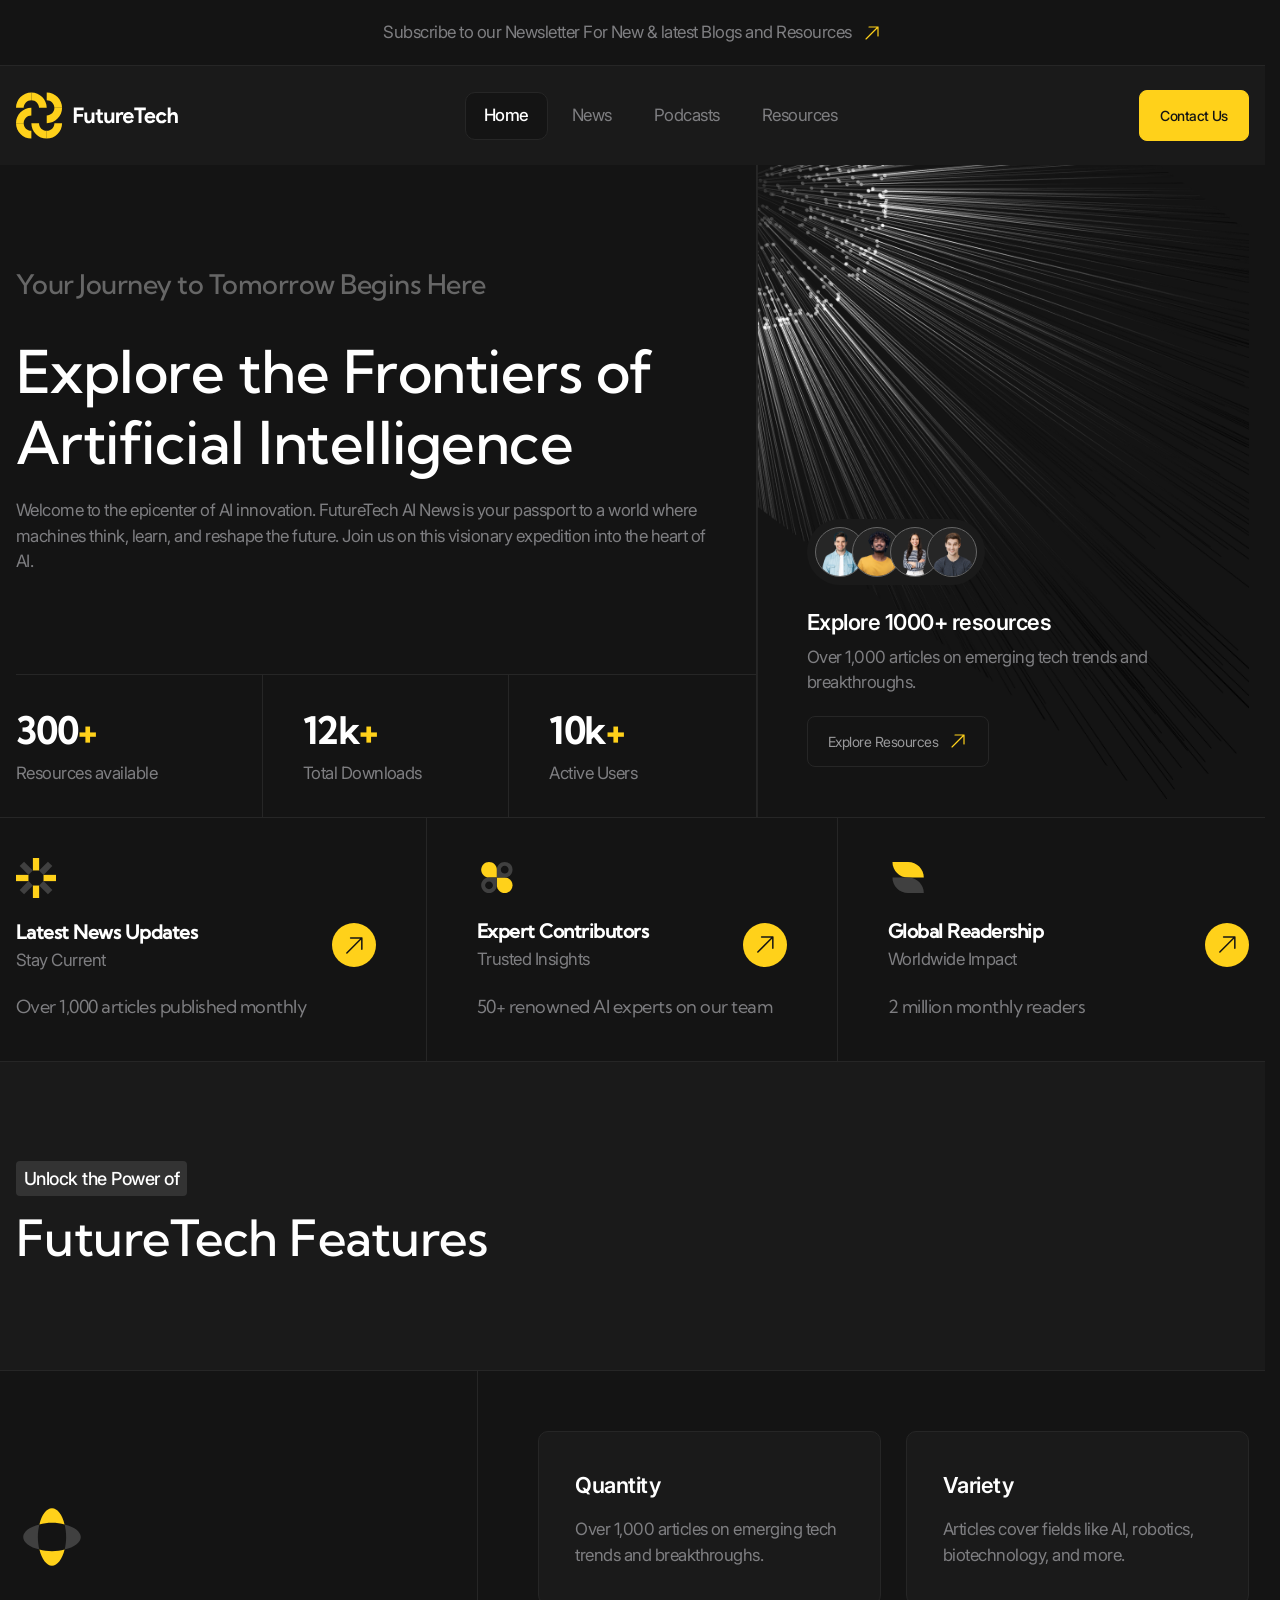
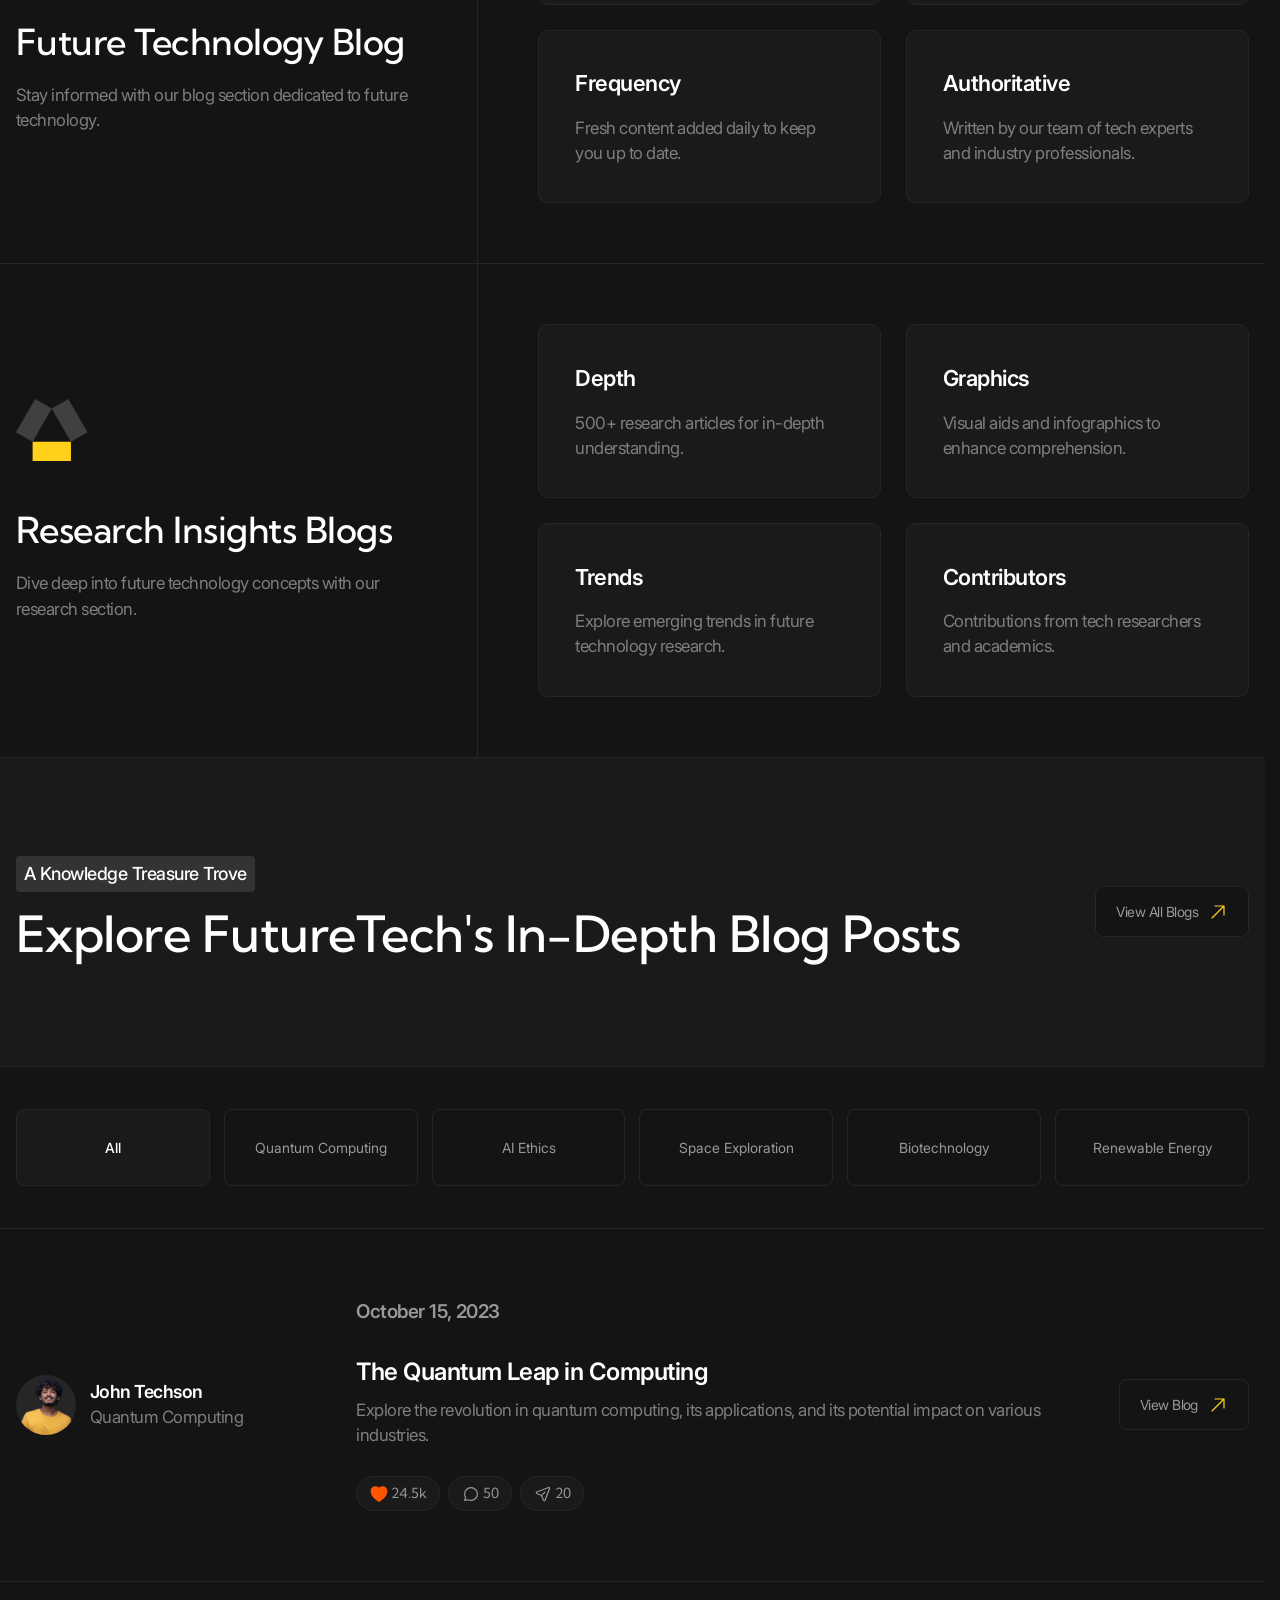
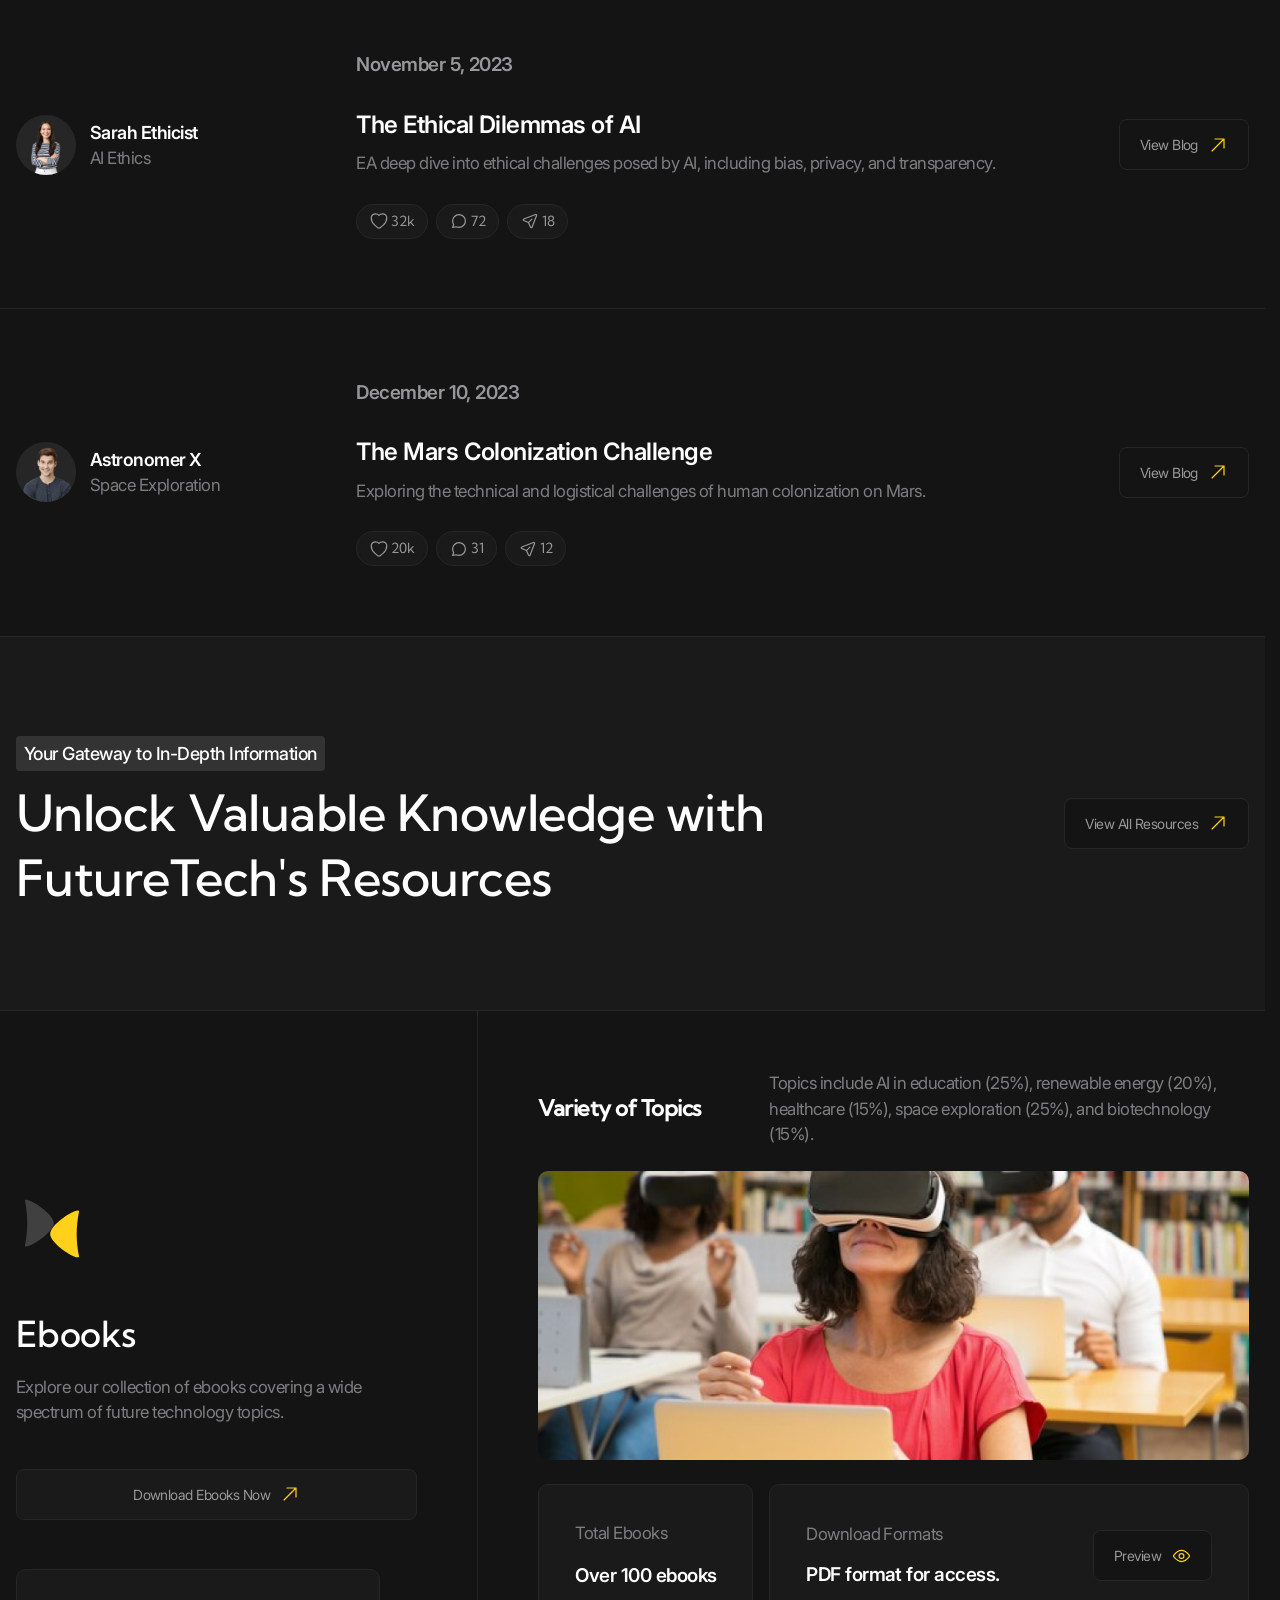
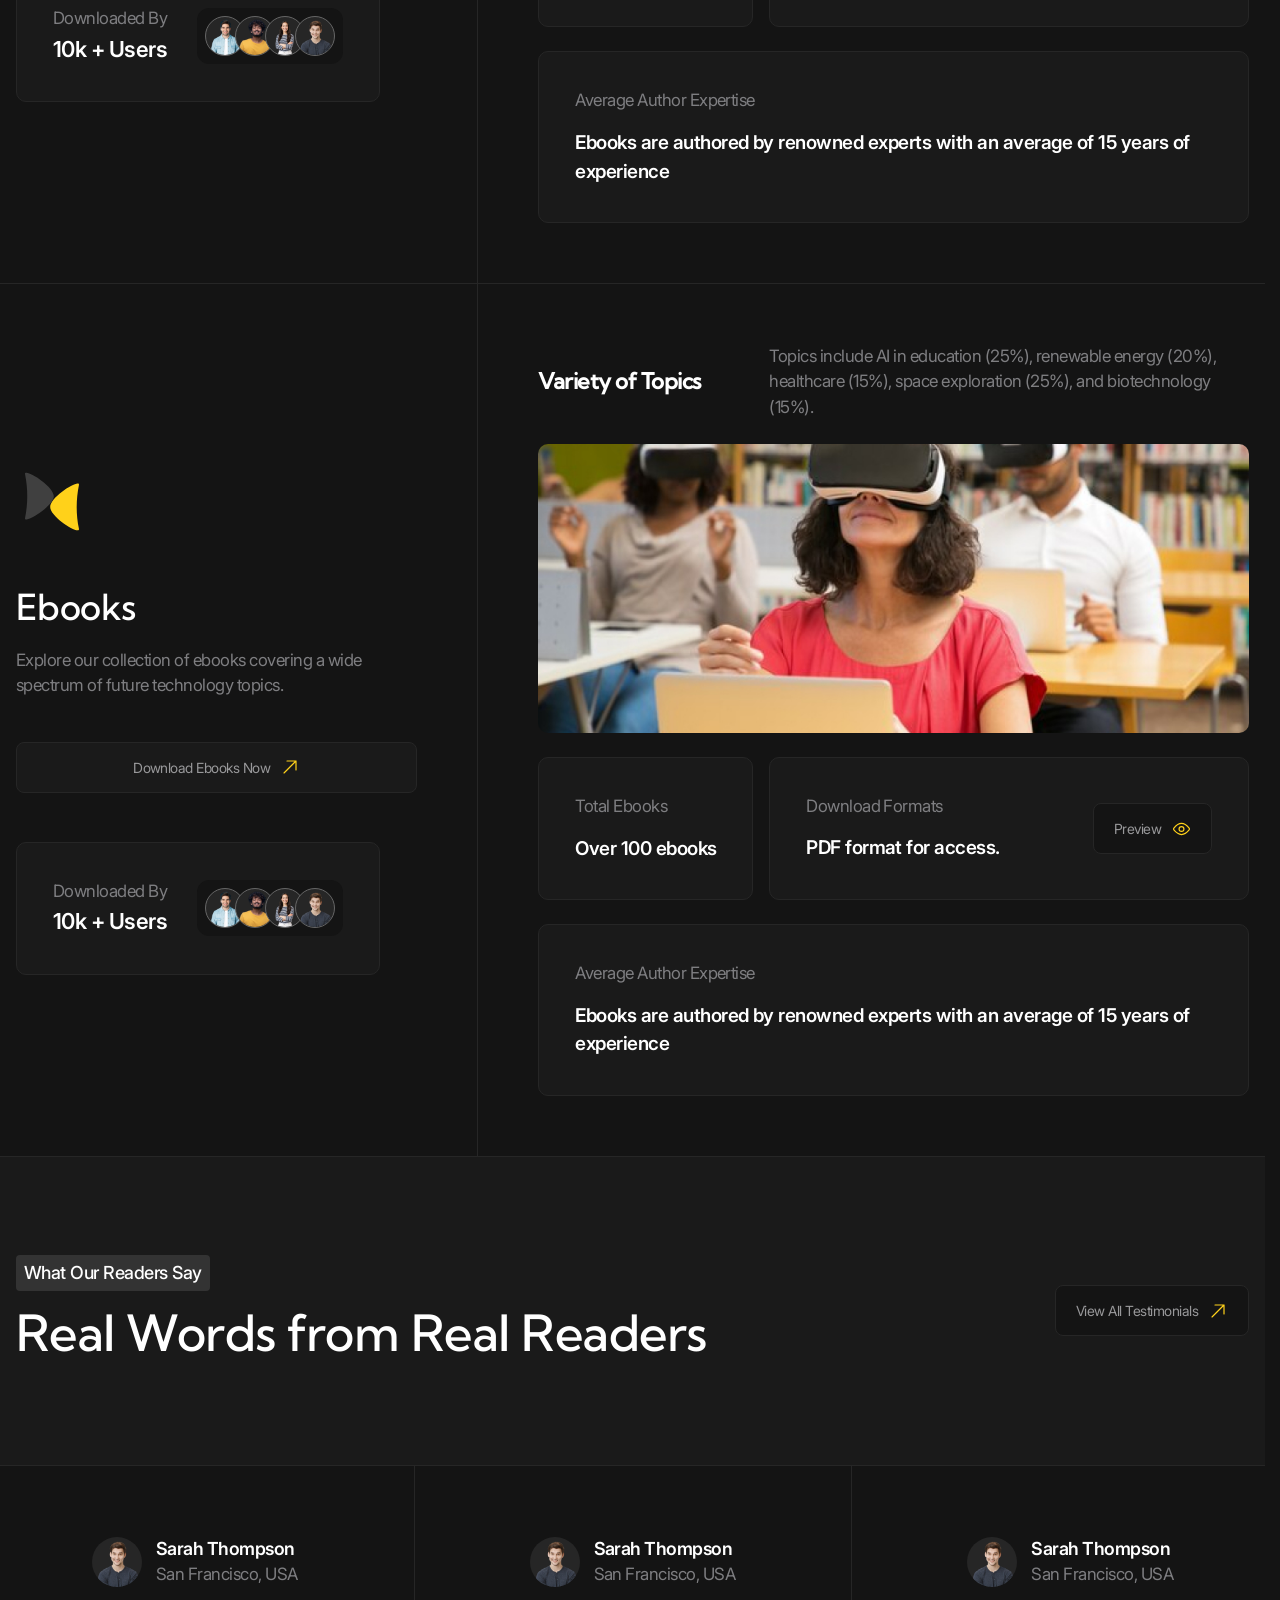
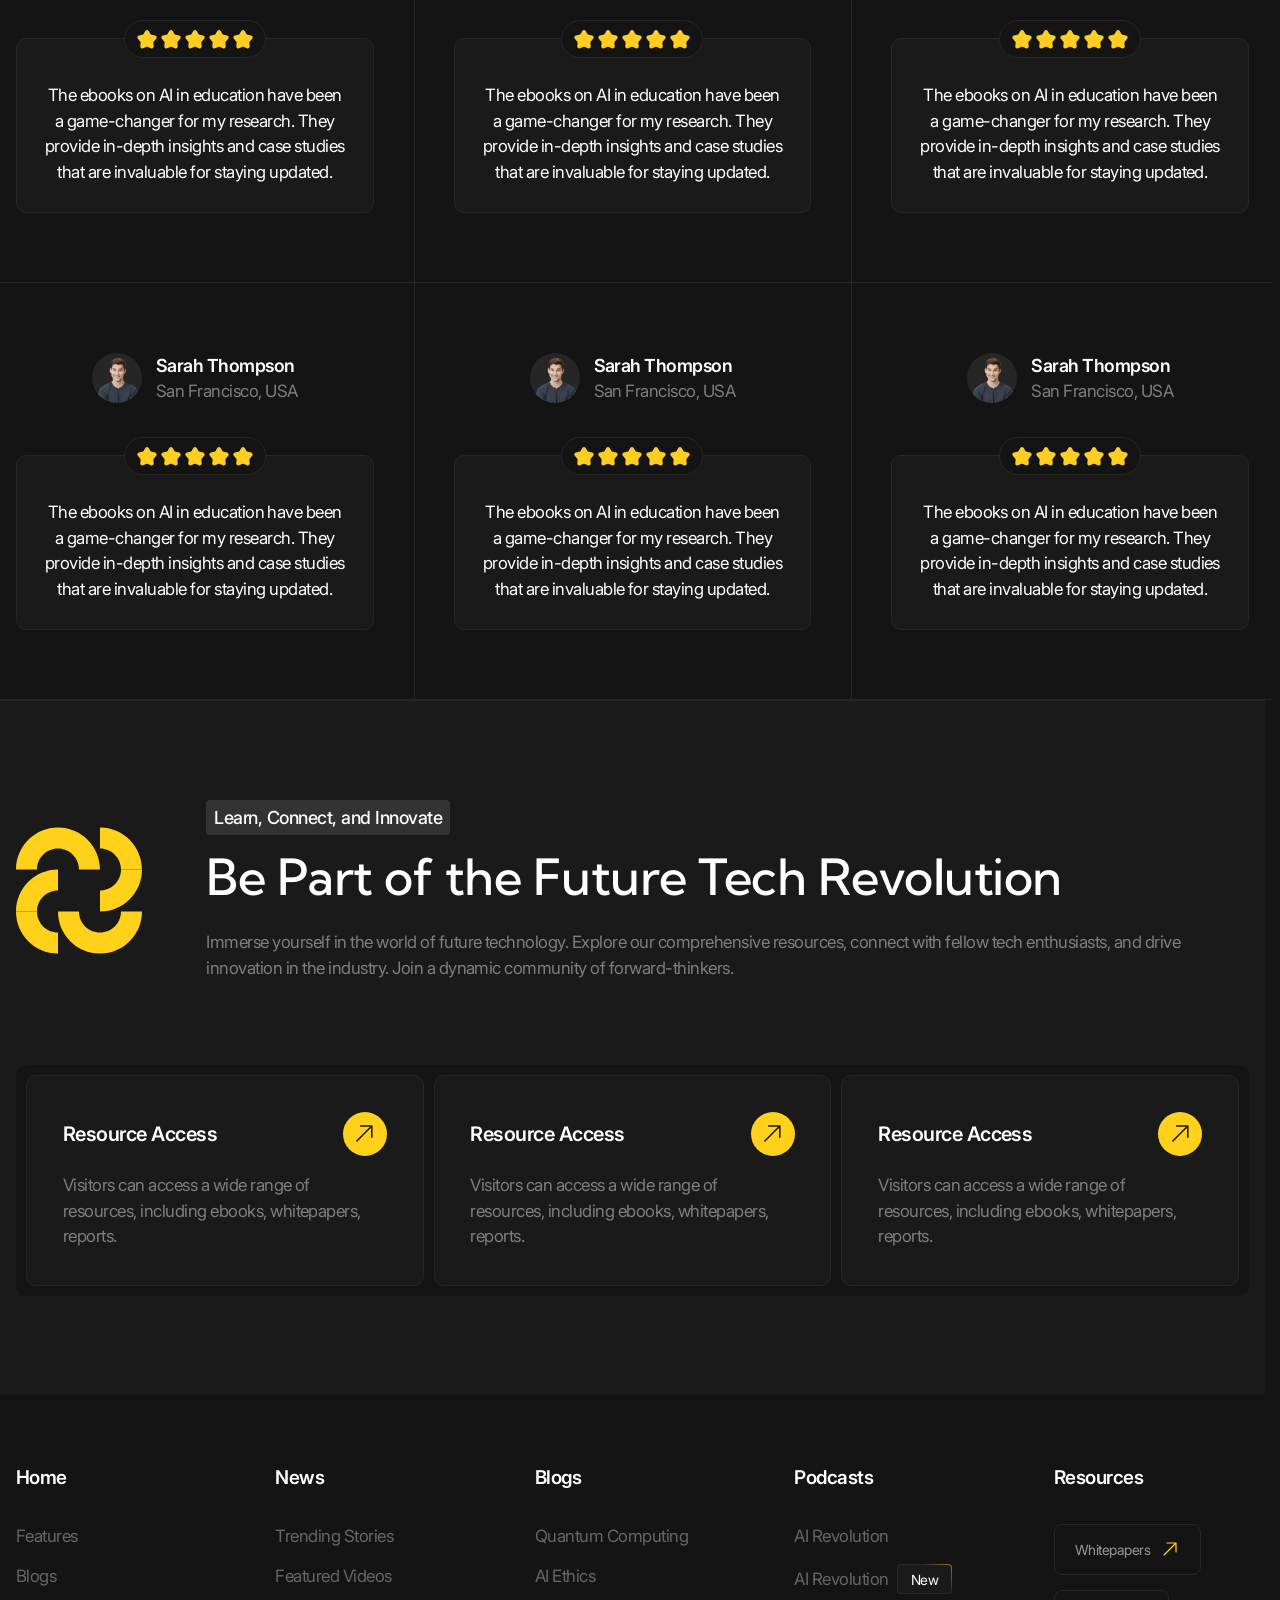
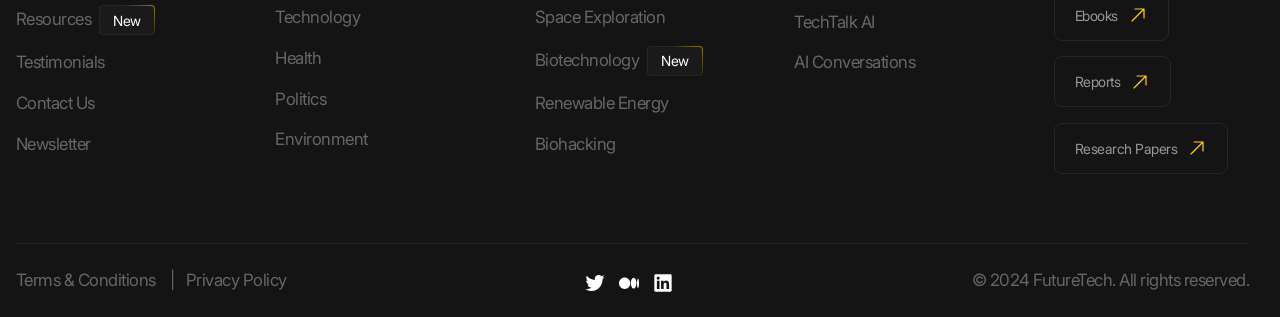
<file: index.html>
<!doctype html>
<html lang="en">
<head>
  <meta charset="UTF-8">
  <meta name="viewport"
        content="width=device-width, user-scalable=no, initial-scale=1.0, maximum-scale=1.0, minimum-scale=1.0">
  <meta http-equiv="X-UA-Compatible" content="ie=edge">
  <title>Future Tech | Home</title>
  <link rel="stylesheet" href="./styles/main.css" />
  <script src="./scripts/bundle.js" defer></script>
</head>
<body>
  <header class="header" data-js-header>
    <div class="header__promo">
      <div class="header__promo-inner container">
        <a class="header__promo-link" href="/">
          <span class="icon icon--yellow-arrow">Subscribe to our Newsletter For New & latest Blogs and Resources</span>
        </a>
      </div>
    </div>
    <div class="header__body">
      <div class="header__body-inner container">
        <a
          class="header__logo logo"
          href="/"
          aria-label="Home"
          title="Home"
        >
          <img
            class="logo__image"
            src="./images/logo.svg"
            alt=""
            width="179" height="50"
          />
        </a>
        <div class="header__overlay" data-js-header-overlay>
          <nav class="header__menu">
            <ul class="header__menu-list">
              <li class="header__menu-item">
                <a class="header__menu-link is-active" href="./index.html">Home</a>
              </li>
              <li class="header__menu-item">
                <a class="header__menu-link" href="./news.html">News</a>
              </li>
              <li class="header__menu-item">
                <a class="header__menu-link" href="./podcasts.html">Podcasts</a>
              </li>
              <li class="header__menu-item">
                <a class="header__menu-link" href="./resources.html">Resources</a>
              </li>
            </ul>
          </nav>
          <a class="header__contact-us-link button button--accent" href="./contacts.html">
            Contact Us
          </a>
        </div>
        <button
          class="header__burger-button burger-button visible-mobile"
          type="button"
          aria-label="Open menu"
          title="Open menu"
          data-js-header-burger-button
        >
          <span class="burger-button__line"></span>
          <span class="burger-button__line"></span>
          <span class="burger-button__line"></span>
        </button>
      </div>
    </div>
  </header>

  <main>
    <section class="hero" aria-labelledby="hero-title">
      <div class="hero__main container">
        <div class="hero__body">
          <p class="hero__subtitle">Your Journey to Tomorrow Begins Here</p>
          <h1 class="hero__title" id="hero-title">Explore the Frontiers of Artificial Intelligence</h1>
          <div class="hero__description">
            <p>Welcome to the epicenter of AI innovation. FutureTech AI News is your passport to a world where machines think, learn, and reshape the future. Join us on this visionary expedition into the heart of AI.</p>
          </div>
        </div>
        <div class="hero__metrics metrics full-vw-line full-vw-line--top full-vw-line--left">
          <dl class="metrics__list">
            <div class="metrics__item">
              <dt class="metrics__key">Resources available</dt>
              <dd class="metrics__value h3">300<span class="metrics__sign">+</span></dd>
            </div>
            <div class="metrics__item">
              <dt class="metrics__key">Total Downloads</dt>
              <dd class="metrics__value h3">12k<span class="metrics__sign">+</span></dd>
            </div>
            <div class="metrics__item">
              <dt class="metrics__key">Active Users</dt>
              <dd class="metrics__value h3">10k<span class="metrics__sign">+</span></dd>
            </div>
          </dl>
        </div>
        <div class="hero__resources-preview resources-preview">
          <div class="resources-preview__team team">
            <img
              class="team__person"
              src="./images/team/1.png"
              alt=""
              width="60" height="60" loading="lazy"
            />
            <img
              class="team__person"
              src="./images/team/2.png"
              alt=""
              width="60" height="60" loading="lazy"
            />
            <img
              class="team__person"
              src="./images/team/3.png"
              alt=""
              width="60" height="60" loading="lazy"
            />
            <img
              class="team__person"
              src="./images/team/4.png"
              alt=""
              width="60" height="60" loading="lazy"
            />
          </div>
          <div class="resources-preview__body">
            <p class="resources-preview__title h5">Explore 1000+ resources</p>
            <p class="resources-preview__subtitle">Over 1,000 articles on emerging tech trends and breakthroughs.</p>
          </div>
          <a class="resources-preview__button button" href="/">
            <span class="icon icon--yellow-arrow">Explore Resources</span>
          </a>
        </div>
      </div>
      <div class="hero__advantages">
        <h2 class="visually-hidden">Our advantages</h2>
        <ul class="hero__advantages-list container">
          <li class="hero__advantages-item">
            <div class="advantage-card">
              <img
                class="advantage-card__image"
                src="./images/advantages/icon-1.svg"
                alt=""
                width="50" height="50" loading="lazy"
              />
              <a class="advantage-card__link circle-icon" href="/">
                <h3 class="advantage-card__title h6">Latest News Updates</h3>
                <p class="advantage-card__subtitle">Stay Current</p>
              </a>
              <p class="advantage-card__details">Over 1,000 articles published monthly</p>
            </div>
          </li>
          <li class="hero__advantages-item">
            <div class="advantage-card">
              <img
                class="advantage-card__image"
                src="./images/advantages/icon-2.svg"
                alt=""
                width="50" height="50" loading="lazy"
              />
              <a class="advantage-card__link circle-icon" href="/">
                <h3 class="advantage-card__title h6">Expert Contributors</h3>
                <p class="advantage-card__subtitle">Trusted Insights</p>
              </a>
              <p class="advantage-card__details">50+ renowned AI experts on our team</p>
            </div>
          </li>
          <li class="hero__advantages-item">
            <div class="advantage-card">
              <img
                class="advantage-card__image"
                src="./images/advantages/icon-3.svg"
                alt=""
                width="50" height="50" loading="lazy"
              />
              <a class="advantage-card__link circle-icon" href="/">
                <h3 class="advantage-card__title h6">Global Readership</h3>
                <p class="advantage-card__subtitle">Worldwide Impact</p>
              </a>
              <p class="advantage-card__details">2 million monthly readers</p>
            </div>
          </li>
        </ul>
      </div>
    </section>

    <section class="section" aria-labelledby="features-title">
      <header class="section__header">
        <div class="section__header-inner container">
          <div class="section__header-info">
            <p class="section__subtitle tag">Unlock the Power of</p>
            <h2 class="section__title" id="features-title">FutureTech Features</h2>
          </div>
        </div>
      </header>
      <div class="section__body">
        <ul class="list">
          <li class="list__item">
            <div class="card container">
              <div class="card__preview">
                <div class="card__preview-main">
                  <img
                    class="card__preview-icon"
                    src="./images/features/1.svg"
                    alt=""
                    width="80" height="80" loading="lazy"
                  />
                  <div class="card__preview-info">
                    <h3 class="card__preview-title">Future Technology Blog</h3>
                    <div class="card__preview-description">
                      <p>Stay informed with our blog section dedicated to future technology.</p>
                    </div>
                  </div>
                </div>
              </div>
              <div class="card__body">
                <div class="card__grid card__grid--2-cols">
                  <div class="card__cell tile">
                    <h4 class="card__cell-title h5">Quantity</h4>
                    <p class="card__cell-description">Over 1,000 articles on emerging tech trends and breakthroughs.</p>
                  </div>
                  <div class="card__cell tile">
                    <h4 class="card__cell-title h5">Variety</h4>
                    <p class="card__cell-description">Articles cover fields like AI, robotics, biotechnology, and more.</p>
                  </div>
                  <div class="card__cell tile">
                    <h4 class="card__cell-title h5">Frequency</h4>
                    <p class="card__cell-description">Fresh content added daily to keep you up to date.</p>
                  </div>
                  <div class="card__cell tile">
                    <h4 class="card__cell-title h5">Authoritative</h4>
                    <p class="card__cell-description">Written by our team of tech experts and industry professionals.</p>
                  </div>
                </div>
              </div>
            </div>
          </li>
          <li class="list__item">
            <div class="card container">
              <div class="card__preview">
                <div class="card__preview-main">
                  <img
                    class="card__preview-icon"
                    src="./images/features/2.svg"
                    alt=""
                    width="80" height="80" loading="lazy"
                  />
                  <div class="card__preview-info">
                    <h3 class="card__preview-title">Research Insights Blogs</h3>
                    <div class="card__preview-description">
                      <p>Dive deep into future technology concepts with our research section.</p>
                    </div>
                  </div>
                </div>
              </div>
              <div class="card__body">
                <div class="card__grid card__grid--2-cols">
                  <div class="card__cell tile">
                    <h4 class="card__cell-title h5">Depth</h4>
                    <p class="card__cell-description">500+ research articles for in-depth understanding.</p>
                  </div>
                  <div class="card__cell tile">
                    <h4 class="card__cell-title h5">Graphics</h4>
                    <p class="card__cell-description">Visual aids and infographics to enhance comprehension.</p>
                  </div>
                  <div class="card__cell tile">
                    <h4 class="card__cell-title h5">Trends</h4>
                    <p class="card__cell-description">Explore emerging trends in future technology research.</p>
                  </div>
                  <div class="card__cell tile">
                    <h4 class="card__cell-title h5">Contributors</h4>
                    <p class="card__cell-description">Contributions from tech researchers and academics.</p>
                  </div>
                </div>
              </div>
            </div>
          </li>
        </ul>
      </div>
    </section>

    <section class="section" aria-labelledby="blog-title">
      <header class="section__header">
        <div class="section__header-inner container">
          <div class="section__header-info">
            <p class="section__subtitle tag">A Knowledge Treasure Trove</p>
            <h2 class="section__title" id="blog-title">Explore FutureTech's In-Depth Blog Posts</h2>
          </div>
          <div class="section__actions">
            <a class="section__link button" href="./blog.html">
              <span class="icon icon--yellow-arrow">View All Blogs</span>
            </a>
          </div>
        </div>
      </header>
      <div class="section__body tabs" data-js-tabs>
        <h3 class="visually-hidden" id="blog-category-title">
          Blog category
        </h3>
        <header class="tabs__header">
          <div
            class="tabs__buttons container"
            role="tablist"
            aria-labelledby="blog-category-title"
          >
            <button
              class="tabs__button is-active"
              id="tab-1"
              type="button"
              role="tab"
              aria-controls="tabpanel-1"
              data-js-tabs-button
              aria-selected="true"
            >
              All
            </button>
            <button
              class="tabs__button"
              id="tab-2"
              type="button"
              role="tab"
              aria-controls="tabpanel-2"
              data-js-tabs-button
              aria-selected="false"
              tabindex="-1"
            >
              Quantum Computing
            </button>
            <button
              class="tabs__button"
              id="tab-3"
              type="button"
              role="tab"
              aria-controls="tabpanel-3"
              data-js-tabs-button
              aria-selected="false"
              tabindex="-1"
            >
              AI Ethics
            </button>
            <button
              class="tabs__button"
              id="tab-4"
              type="button"
              role="tab"
              aria-controls="tabpanel-4"
              data-js-tabs-button
              aria-selected="false"
              tabindex="-1"
            >
              Space Exploration
            </button>
            <button
              class="tabs__button"
              id="tab-5"
              type="button"
              role="tab"
              aria-controls="tabpanel-5"
              data-js-tabs-button
              aria-selected="false"
              tabindex="-1"
            >
              Biotechnology
            </button>
            <button
              class="tabs__button"
              id="tab-6"
              type="button"
              role="tab"
              aria-controls="tabpanel-6"
              data-js-tabs-button
              aria-selected="false"
              tabindex="-1"
            >
              Renewable Energy
            </button>
          </div>
        </header>
        <div class="tabs__body">
          <div
            class="tabs__content is-active"
            id="tabpanel-1"
            aria-labelledby="tab-1"
            tabindex="0"
            data-js-tabs-content
          >
            <ul class="list">
              <li class="list__item">
                <article class="blog-card container">
                  <div class="blog-card__author person-card">
                    <img
                      class="person-card__image"
                      src="./images/blog/1.png"
                      alt=""
                      width="80" height="80" loading="lazy"
                    />
                    <div class="person-card__body">
                      <p class="person-card__name">John Techson</p>
                      <p class="person-card__department">Quantum Computing</p>
                    </div>
                  </div>
                  <div class="blog-card__body">
                    <time class="blog-card__date h6" datetime="2023-10-15">October 15, 2023</time>
                    <div class="blog-card__info">
                      <h4 class="blog-card__title">The Quantum Leap in Computing</h4>
                      <div class="blog-card__description">
                        <p>Explore the revolution in quantum computing, its applications, and its potential impact on various industries.</p>
                      </div>
                    </div>
                    <div class="blog-card__actions blog-actions">
                      <ul class="blog-actions__list">
                        <li class="blog-actions__item">
                          <button
                            class="blog-actions__button is-active"
                            type="button"
                            aria-label="Dislike"
                            title="Dislike"
                          >
                            <span class="blog-actions__icon-wrapper">
                              <svg width="24" height="25" viewBox="0 0 24 25" fill="none" xmlns="http://www.w3.org/2000/svg">
                                <path d="M11.645 21.4107L11.6384 21.4071L11.6158 21.3949C11.5965 21.3844 11.5689 21.3693 11.5336 21.3496C11.4629 21.3101 11.3612 21.2524 11.233 21.1769C10.9765 21.0261 10.6132 20.8039 10.1785 20.515C9.31074 19.9381 8.15122 19.0901 6.9886 18.0063C4.68781 15.8615 2.25 12.6751 2.25 8.75C2.25 5.82194 4.7136 3.5 7.6875 3.5C9.43638 3.5 11.0023 4.29909 12 5.5516C12.9977 4.29909 14.5636 3.5 16.3125 3.5C19.2864 3.5 21.75 5.82194 21.75 8.75C21.75 12.6751 19.3122 15.8615 17.0114 18.0063C15.8488 19.0901 14.6893 19.9381 13.8215 20.515C13.3868 20.8039 13.0235 21.0261 12.767 21.1769C12.6388 21.2524 12.5371 21.3101 12.4664 21.3496C12.4311 21.3693 12.4035 21.3844 12.3842 21.3949L12.3616 21.4071L12.355 21.4107L12.3523 21.4121C12.1323 21.5289 11.8677 21.5289 11.6477 21.4121L11.645 21.4107Z" stroke="#666666" stroke-width="1.5" stroke-linejoin="round"/>
                              </svg>
                            </span>
                            <span>24.5k</span>
                          </button>
                        </li>
                        <li class="blog-actions__item">
                          <button
                            class="blog-actions__button"
                            type="button"
                            aria-label="Discuss"
                            title="Discuss"
                          >
                            <span class="blog-actions__icon-wrapper">
                              <svg width="24" height="25" viewBox="0 0 24 25" fill="none" xmlns="http://www.w3.org/2000/svg">
                                <path d="M8.48581 19.6888C9.54657 20.2083 10.7392 20.5 12 20.5C16.4183 20.5 20 16.9183 20 12.5C20 8.08172 16.4183 4.5 12 4.5C7.58172 4.5 4 8.08172 4 12.5C4 14.1401 4.49356 15.665 5.34026 16.9341M8.48581 19.6888L4 20.5L5.34026 16.9341M8.48581 19.6888L8.49231 19.6877M5.34026 16.9341L5.34154 16.9308" stroke="#666666" stroke-width="1.5" stroke-linecap="round" stroke-linejoin="round"/>
                              </svg>
                            </span>
                            <span>50</span>
                          </button>
                        </li>
                        <li class="blog-actions__item">
                          <button
                            class="blog-actions__button"
                            type="button"
                            aria-label="Share"
                            title="Share"
                          >
                            <span class="blog-actions__icon-wrapper">
                              <svg width="24" height="25" viewBox="0 0 24 25" fill="none" xmlns="http://www.w3.org/2000/svg">
                                <path d="M10.0384 14.4616L4.1719 11.7951C3.36454 11.4281 3.39898 10.2697 4.22673 9.95134L18.8999 4.30781C19.7087 3.99675 20.5033 4.79139 20.1922 5.60013L14.5487 20.2733C14.2303 21.1011 13.072 21.1355 12.705 20.3281L10.0384 14.4616ZM10.0384 14.4616L14.4231 10.077" stroke="#666666" stroke-width="1.5" stroke-linecap="round" stroke-linejoin="round"/>
                              </svg>
                            </span>
                            <span>20</span>
                          </button>
                        </li>
                      </ul>
                    </div>
                  </div>
                  <a class="blog-card__link button" href="/">
                    <span class="icon icon--yellow-arrow">View Blog</span>
                  </a>
                </article>
              </li>
              <li class="list__item">
                <article class="blog-card container">
                  <div class="blog-card__author person-card">
                    <img
                      class="person-card__image"
                      src="./images/blog/2.png"
                      alt=""
                      width="80" height="80" loading="lazy"
                    />
                    <div class="person-card__body">
                      <p class="person-card__name">Sarah Ethicist</p>
                      <p class="person-card__department">AI Ethics</p>
                    </div>
                  </div>
                  <div class="blog-card__body">
                    <time class="blog-card__date h6" datetime="2023-11-05">November 5, 2023</time>
                    <div class="blog-card__info">
                      <h4 class="blog-card__title">The Ethical Dilemmas of AI</h4>
                      <div class="blog-card__description">
                        <p>EA deep dive into ethical challenges posed by AI, including bias, privacy, and transparency.</p>
                      </div>
                    </div>
                    <div class="blog-card__actions blog-actions">
                      <ul class="blog-actions__list">
                        <li class="blog-actions__item">
                          <button
                            class="blog-actions__button"
                            type="button"
                            aria-label="Like"
                            title="Like"
                          >
                            <span class="blog-actions__icon-wrapper">
                              <svg width="24" height="25" viewBox="0 0 24 25" fill="none" xmlns="http://www.w3.org/2000/svg">
                                <path d="M11.645 21.4107L11.6384 21.4071L11.6158 21.3949C11.5965 21.3844 11.5689 21.3693 11.5336 21.3496C11.4629 21.3101 11.3612 21.2524 11.233 21.1769C10.9765 21.0261 10.6132 20.8039 10.1785 20.515C9.31074 19.9381 8.15122 19.0901 6.9886 18.0063C4.68781 15.8615 2.25 12.6751 2.25 8.75C2.25 5.82194 4.7136 3.5 7.6875 3.5C9.43638 3.5 11.0023 4.29909 12 5.5516C12.9977 4.29909 14.5636 3.5 16.3125 3.5C19.2864 3.5 21.75 5.82194 21.75 8.75C21.75 12.6751 19.3122 15.8615 17.0114 18.0063C15.8488 19.0901 14.6893 19.9381 13.8215 20.515C13.3868 20.8039 13.0235 21.0261 12.767 21.1769C12.6388 21.2524 12.5371 21.3101 12.4664 21.3496C12.4311 21.3693 12.4035 21.3844 12.3842 21.3949L12.3616 21.4071L12.355 21.4107L12.3523 21.4121C12.1323 21.5289 11.8677 21.5289 11.6477 21.4121L11.645 21.4107Z" stroke="#666666" stroke-width="1.5" stroke-linejoin="round"/>
                              </svg>
                            </span>
                            <span>32k</span>
                          </button>
                        </li>
                        <li class="blog-actions__item">
                          <button
                            class="blog-actions__button"
                            type="button"
                            aria-label="Discuss"
                            title="Discuss"
                          >
                            <span class="blog-actions__icon-wrapper">
                              <svg width="24" height="25" viewBox="0 0 24 25" fill="none" xmlns="http://www.w3.org/2000/svg">
                                <path d="M8.48581 19.6888C9.54657 20.2083 10.7392 20.5 12 20.5C16.4183 20.5 20 16.9183 20 12.5C20 8.08172 16.4183 4.5 12 4.5C7.58172 4.5 4 8.08172 4 12.5C4 14.1401 4.49356 15.665 5.34026 16.9341M8.48581 19.6888L4 20.5L5.34026 16.9341M8.48581 19.6888L8.49231 19.6877M5.34026 16.9341L5.34154 16.9308" stroke="#666666" stroke-width="1.5" stroke-linecap="round" stroke-linejoin="round"/>
                              </svg>
                            </span>
                            <span>72</span>
                          </button>
                        </li>
                        <li class="blog-actions__item">
                          <button
                            class="blog-actions__button"
                            type="button"
                            aria-label="Share"
                            title="Share"
                          >
                            <span class="blog-actions__icon-wrapper">
                              <svg width="24" height="25" viewBox="0 0 24 25" fill="none" xmlns="http://www.w3.org/2000/svg">
                                <path d="M10.0384 14.4616L4.1719 11.7951C3.36454 11.4281 3.39898 10.2697 4.22673 9.95134L18.8999 4.30781C19.7087 3.99675 20.5033 4.79139 20.1922 5.60013L14.5487 20.2733C14.2303 21.1011 13.072 21.1355 12.705 20.3281L10.0384 14.4616ZM10.0384 14.4616L14.4231 10.077" stroke="#666666" stroke-width="1.5" stroke-linecap="round" stroke-linejoin="round"/>
                              </svg>
                            </span>
                            <span>18</span>
                          </button>
                        </li>
                      </ul>
                    </div>
                  </div>
                  <a class="blog-card__link button" href="/">
                    <span class="icon icon--yellow-arrow">View Blog</span>
                  </a>
                </article>
              </li>
              <li class="list__item">
                <article class="blog-card container">
                  <div class="blog-card__author person-card">
                    <img
                      class="person-card__image"
                      src="./images/blog/3.png"
                      alt=""
                      width="80" height="80" loading="lazy"
                    />
                    <div class="person-card__body">
                      <p class="person-card__name">Astronomer X</p>
                      <p class="person-card__department">Space Exploration</p>
                    </div>
                  </div>
                  <div class="blog-card__body">
                    <time class="blog-card__date h6" datetime="2023-12-10">December 10, 2023</time>
                    <div class="blog-card__info">
                      <h4 class="blog-card__title">The Mars Colonization Challenge</h4>
                      <div class="blog-card__description">
                        <p>Exploring the technical and logistical challenges of human colonization on Mars.</p>
                      </div>
                    </div>
                    <div class="blog-card__actions blog-actions">
                      <ul class="blog-actions__list">
                        <li class="blog-actions__item">
                          <button
                            class="blog-actions__button"
                            type="button"
                            aria-label="Like"
                            title="Like"
                          >
                            <span class="blog-actions__icon-wrapper">
                              <svg width="24" height="25" viewBox="0 0 24 25" fill="none" xmlns="http://www.w3.org/2000/svg">
                                <path d="M11.645 21.4107L11.6384 21.4071L11.6158 21.3949C11.5965 21.3844 11.5689 21.3693 11.5336 21.3496C11.4629 21.3101 11.3612 21.2524 11.233 21.1769C10.9765 21.0261 10.6132 20.8039 10.1785 20.515C9.31074 19.9381 8.15122 19.0901 6.9886 18.0063C4.68781 15.8615 2.25 12.6751 2.25 8.75C2.25 5.82194 4.7136 3.5 7.6875 3.5C9.43638 3.5 11.0023 4.29909 12 5.5516C12.9977 4.29909 14.5636 3.5 16.3125 3.5C19.2864 3.5 21.75 5.82194 21.75 8.75C21.75 12.6751 19.3122 15.8615 17.0114 18.0063C15.8488 19.0901 14.6893 19.9381 13.8215 20.515C13.3868 20.8039 13.0235 21.0261 12.767 21.1769C12.6388 21.2524 12.5371 21.3101 12.4664 21.3496C12.4311 21.3693 12.4035 21.3844 12.3842 21.3949L12.3616 21.4071L12.355 21.4107L12.3523 21.4121C12.1323 21.5289 11.8677 21.5289 11.6477 21.4121L11.645 21.4107Z" stroke="#666666" stroke-width="1.5" stroke-linejoin="round"/>
                              </svg>
                            </span>
                            <span>20k</span>
                          </button>
                        </li>
                        <li class="blog-actions__item">
                          <button
                            class="blog-actions__button"
                            type="button"
                            aria-label="Discuss"
                            title="Discuss"
                          >
                            <span class="blog-actions__icon-wrapper">
                              <svg width="24" height="25" viewBox="0 0 24 25" fill="none" xmlns="http://www.w3.org/2000/svg">
                                <path d="M8.48581 19.6888C9.54657 20.2083 10.7392 20.5 12 20.5C16.4183 20.5 20 16.9183 20 12.5C20 8.08172 16.4183 4.5 12 4.5C7.58172 4.5 4 8.08172 4 12.5C4 14.1401 4.49356 15.665 5.34026 16.9341M8.48581 19.6888L4 20.5L5.34026 16.9341M8.48581 19.6888L8.49231 19.6877M5.34026 16.9341L5.34154 16.9308" stroke="#666666" stroke-width="1.5" stroke-linecap="round" stroke-linejoin="round"/>
                              </svg>
                            </span>
                            <span>31</span>
                          </button>
                        </li>
                        <li class="blog-actions__item">
                          <button
                            class="blog-actions__button"
                            type="button"
                            aria-label="Share"
                            title="Share"
                          >
                            <span class="blog-actions__icon-wrapper">
                              <svg width="24" height="25" viewBox="0 0 24 25" fill="none" xmlns="http://www.w3.org/2000/svg">
                                <path d="M10.0384 14.4616L4.1719 11.7951C3.36454 11.4281 3.39898 10.2697 4.22673 9.95134L18.8999 4.30781C19.7087 3.99675 20.5033 4.79139 20.1922 5.60013L14.5487 20.2733C14.2303 21.1011 13.072 21.1355 12.705 20.3281L10.0384 14.4616ZM10.0384 14.4616L14.4231 10.077" stroke="#666666" stroke-width="1.5" stroke-linecap="round" stroke-linejoin="round"/>
                              </svg>
                            </span>
                            <span>12</span>
                          </button>
                        </li>
                      </ul>
                    </div>
                  </div>
                  <a class="blog-card__link button" href="/">
                    <span class="icon icon--yellow-arrow">View Blog</span>
                  </a>
                </article>
              </li>
            </ul>
          </div>
          <div
            class="tabs__content"
            id="tabpanel-2"
            aria-labelledby="tab-2"
            tabindex="0"
            data-js-tabs-content
          >
            Lorem ipsum dolor sit amet, consectetur adipisicing elit. Impedit, pariatur?
          </div>
          <div
            class="tabs__content"
            id="tabpanel-3"
            aria-labelledby="tab-3"
            tabindex="0"
            data-js-tabs-content
          >
            Lorem ipsum dolor sit amet, consectetur adipisicing elit. Impedit, pariatur?
          </div>
          <div
            class="tabs__content"
            id="tabpanel-4"
            aria-labelledby="tab-4"
            tabindex="0"
            data-js-tabs-content
          >
            Lorem ipsum dolor sit amet, consectetur adipisicing elit. Impedit, pariatur?
          </div>
          <div
            class="tabs__content"
            id="tabpanel-5"
            aria-labelledby="tab-5"
            tabindex="0"
            data-js-tabs-content
          >
            Lorem ipsum dolor sit amet, consectetur adipisicing elit. Impedit, pariatur?
          </div>
          <div
            class="tabs__content"
            id="tabpanel-6"
            aria-labelledby="tab-6"
            tabindex="0"
            data-js-tabs-content
          >
            Lorem ipsum dolor sit amet, consectetur adipisicing elit. Impedit, pariatur?
          </div>
        </div>
      </div>
    </section>

    <section class="section" aria-labelledby="resources-title">
      <header class="section__header">
        <div class="section__header-inner container">
          <div class="section__header-info">
            <p class="section__subtitle tag">Your Gateway to In-Depth Information</p>
            <h2 class="section__title" id="resources-title">Unlock Valuable Knowledge with<br/> FutureTech's Resources</h2>
          </div>
          <div class="section__actions">
            <a class="section__link button" href="/">
              <span class="icon icon--yellow-arrow">View All Resources</span>
            </a>
          </div>
        </div>
      </header>
      <div class="section__body">
        <ul class="list">
          <li class="list__item">
            <div class="card container">
              <div class="card__preview">
                <div class="card__preview-main">
                  <img
                    class="card__preview-icon"
                    src="./images/resources/icon-1.svg"
                    alt=""
                    width="80" height="80" loading="lazy"
                  />
                  <div class="card__preview-info">
                    <h3 class="card__preview-title">Ebooks</h3>
                    <div class="card__preview-description">
                      <p>Explore our collection of ebooks covering a wide spectrum of future technology topics.</p>
                    </div>
                  </div>
                  <a class="card__preview-link button button--dark-gray" href="/">
                    <span class="icon icon--yellow-arrow">Download Ebooks Now</span>
                  </a>
                </div>
                <div class="card__preview-extra">
                  <div class="download-info tile">
                    <div class="download-info__body">
                      <p class="download-info__title">Downloaded By</p>
                      <p class="download-info__subtitle h5">10k + Users</p>
                    </div>
                    <div class="download-info__team team">
                      <img
                        class="team__person"
                        src="./images/team/1.png"
                        alt=""
                        width="50" height="50" loading="lazy"
                      />
                      <img
                        class="team__person"
                        src="./images/team/2.png"
                        alt=""
                        width="50" height="50" loading="lazy"
                      />
                      <img
                        class="team__person"
                        src="./images/team/3.png"
                        alt=""
                        width="50" height="50" loading="lazy"
                      />
                      <img
                        class="team__person"
                        src="./images/team/4.png"
                        alt=""
                        width="50" height="50" loading="lazy"
                      />
                    </div>
                  </div>
                </div>
              </div>
              <div class="card__body">
                <div class="card__grid card__grid--2-cols-alt">
                  <div class="card__cell">
                    <h3 class="card__cell-title h5">Variety of Topics</h3>
                  </div>
                  <div class="card__cell">
                    <p class="card__cell-description">
                      Topics include AI in education (25%), renewable energy (20%), healthcare (15%), space exploration (25%), and biotechnology (15%).
                    </p>
                  </div>
                  <div class="card__cell card__cell--wide">
                    <img
                      class="card__cell-image"
                      src="./images/resources/details-1.jpg"
                      alt=""
                      width="917" height="332" loading="lazy"
                    />
                  </div>
                  <div class="card__cell tile">
                    <h4 class="card__cell-subtitle">Total Ebooks</h4>
                    <p class="card__cell-description h6">Over 100 ebooks</p>
                  </div>
                  <div class="card__cell tile">
                    <h4 class="card__cell-subtitle">Download Formats</h4>
                    <p class="card__cell-description h6">PDF format for access.</p>
                    <a class="card__cell-link button" href="/">
                      <span class="icon icon--yellow-eye">Preview</span>
                    </a>
                  </div>
                  <div class="card__cell card__cell--wide tile">
                    <h4 class="card__cell-subtitle">Average Author Expertise</h4>
                    <p class="card__cell-description h6">Ebooks are authored by renowned experts with an average of 15 years of experience</p>
                  </div>
                </div>
              </div>
            </div>
          </li>
          <li class="list__item">
            <div class="card container">
              <div class="card__preview">
                <div class="card__preview-main">
                  <img
                    class="card__preview-icon"
                    src="./images/resources/icon-1.svg"
                    alt=""
                    width="80" height="80" loading="lazy"
                  />
                  <div class="card__preview-info">
                    <h3 class="card__preview-title">Ebooks</h3>
                    <div class="card__preview-description">
                      <p>Explore our collection of ebooks covering a wide spectrum of future technology topics.</p>
                    </div>
                  </div>
                  <a class="card__preview-link button button--dark-gray" href="/">
                    <span class="icon icon--yellow-arrow">Download Ebooks Now</span>
                  </a>
                </div>
                <div class="card__preview-extra">
                  <div class="download-info tile">
                    <div class="download-info__body">
                      <p class="download-info__title">Downloaded By</p>
                      <p class="download-info__subtitle h5">10k + Users</p>
                    </div>
                    <div class="download-info__team team">
                      <img
                        class="team__person"
                        src="./images/team/1.png"
                        alt=""
                        width="50" height="50" loading="lazy"
                      />
                      <img
                        class="team__person"
                        src="./images/team/2.png"
                        alt=""
                        width="50" height="50" loading="lazy"
                      />
                      <img
                        class="team__person"
                        src="./images/team/3.png"
                        alt=""
                        width="50" height="50" loading="lazy"
                      />
                      <img
                        class="team__person"
                        src="./images/team/4.png"
                        alt=""
                        width="50" height="50" loading="lazy"
                      />
                    </div>
                  </div>
                </div>
              </div>
              <div class="card__body">
                <div class="card__grid card__grid--2-cols-alt">
                  <div class="card__cell">
                    <h3 class="card__cell-title h5">Variety of Topics</h3>
                  </div>
                  <div class="card__cell">
                    <p class="card__cell-description">
                      Topics include AI in education (25%), renewable energy (20%), healthcare (15%), space exploration (25%), and biotechnology (15%).
                    </p>
                  </div>
                  <div class="card__cell card__cell--wide">
                    <img
                      class="card__cell-image"
                      src="./images/resources/details-1.jpg"
                      alt=""
                      width="917" height="332" loading="lazy"
                    />
                  </div>
                  <div class="card__cell tile">
                    <h4 class="card__cell-subtitle">Total Ebooks</h4>
                    <p class="card__cell-description h6">Over 100 ebooks</p>
                  </div>
                  <div class="card__cell tile">
                    <h4 class="card__cell-subtitle">Download Formats</h4>
                    <p class="card__cell-description h6">PDF format for access.</p>
                    <a class="card__cell-link button" href="/">
                      <span class="icon icon--yellow-eye">Preview</span>
                    </a>
                  </div>
                  <div class="card__cell card__cell--wide tile">
                    <h4 class="card__cell-subtitle">Average Author Expertise</h4>
                    <p class="card__cell-description h6">Ebooks are authored by renowned experts with an average of 15 years of experience</p>
                  </div>
                </div>
              </div>
            </div>
          </li>
        </ul>
      </div>
    </section>

    <section class="section" aria-labelledby="reviews-title">
      <header class="section__header">
        <div class="section__header-inner container">
          <div class="section__header-info">
            <p class="section__subtitle tag">What Our Readers Say</p>
            <h2 class="section__title" id="reviews-title">Real Words from Real Readers</h2>
          </div>
          <div class="section__actions">
            <a class="section__link button" href="/">
              <span class="icon icon--yellow-arrow">View All Testimonials</span>
            </a>
          </div>
        </div>
      </header>
      <div class="section__body">
        <ul class="bordered-grid bordered-grid--3-cols container">
          <li class="bordered-grid__item">
            <div class="review-card">
              <div class="review-card__author person-card">
                <img
                  class="person-card__image"
                  src="./images/blog/3.png"
                  alt=""
                  width="60" height="60" loading="lazy"
                />
                <div class="person-card__body">
                  <p class="person-card__name">Sarah Thompson</p>
                  <p class="person-card__department">San Francisco, USA</p>
                </div>
              </div>
              <div class="review-card__body tile">
                <div
                  class="review-card__rating-view rating-view"
                  aria-label="Rating 5 star"
                  title="Rating 5 star"
                >
                  <div class="rating-view__star is-active"></div>
                  <div class="rating-view__star is-active"></div>
                  <div class="rating-view__star is-active"></div>
                  <div class="rating-view__star is-active"></div>
                  <div class="rating-view__star is-active"></div>
                </div>
                <blockquote class="review-card__description">
                  <p>The ebooks on AI in education have been a game-changer for my research. They provide in-depth insights and case studies that are invaluable for staying updated.</p>
                </blockquote>
              </div>
            </div>
          </li>
          <li class="bordered-grid__item">
            <div class="review-card">
              <div class="review-card__author person-card">
                <img
                  class="person-card__image"
                  src="./images/blog/3.png"
                  alt=""
                  width="60" height="60" loading="lazy"
                />
                <div class="person-card__body">
                  <p class="person-card__name">Sarah Thompson</p>
                  <p class="person-card__department">San Francisco, USA</p>
                </div>
              </div>
              <div class="review-card__body tile">
                <div
                  class="review-card__rating-view rating-view"
                  aria-label="Rating 5 star"
                  title="Rating 5 star"
                >
                  <div class="rating-view__star is-active"></div>
                  <div class="rating-view__star is-active"></div>
                  <div class="rating-view__star is-active"></div>
                  <div class="rating-view__star is-active"></div>
                  <div class="rating-view__star is-active"></div>
                </div>
                <blockquote class="review-card__description">
                  <p>The ebooks on AI in education have been a game-changer for my research. They provide in-depth insights and case studies that are invaluable for staying updated.</p>
                </blockquote>
              </div>
            </div>
          </li>
          <li class="bordered-grid__item">
            <div class="review-card">
              <div class="review-card__author person-card">
                <img
                  class="person-card__image"
                  src="./images/blog/3.png"
                  alt=""
                  width="60" height="60" loading="lazy"
                />
                <div class="person-card__body">
                  <p class="person-card__name">Sarah Thompson</p>
                  <p class="person-card__department">San Francisco, USA</p>
                </div>
              </div>
              <div class="review-card__body tile">
                <div
                  class="review-card__rating-view rating-view"
                  aria-label="Rating 5 star"
                  title="Rating 5 star"
                >
                  <div class="rating-view__star is-active"></div>
                  <div class="rating-view__star is-active"></div>
                  <div class="rating-view__star is-active"></div>
                  <div class="rating-view__star is-active"></div>
                  <div class="rating-view__star is-active"></div>
                </div>
                <blockquote class="review-card__description">
                  <p>The ebooks on AI in education have been a game-changer for my research. They provide in-depth insights and case studies that are invaluable for staying updated.</p>
                </blockquote>
              </div>
            </div>
          </li>
          <li class="bordered-grid__item">
            <div class="review-card">
              <div class="review-card__author person-card">
                <img
                  class="person-card__image"
                  src="./images/blog/3.png"
                  alt=""
                  width="60" height="60" loading="lazy"
                />
                <div class="person-card__body">
                  <p class="person-card__name">Sarah Thompson</p>
                  <p class="person-card__department">San Francisco, USA</p>
                </div>
              </div>
              <div class="review-card__body tile">
                <div
                  class="review-card__rating-view rating-view"
                  aria-label="Rating 5 star"
                  title="Rating 5 star"
                >
                  <div class="rating-view__star is-active"></div>
                  <div class="rating-view__star is-active"></div>
                  <div class="rating-view__star is-active"></div>
                  <div class="rating-view__star is-active"></div>
                  <div class="rating-view__star is-active"></div>
                </div>
                <blockquote class="review-card__description">
                  <p>The ebooks on AI in education have been a game-changer for my research. They provide in-depth insights and case studies that are invaluable for staying updated.</p>
                </blockquote>
              </div>
            </div>
          </li>
          <li class="bordered-grid__item">
            <div class="review-card">
              <div class="review-card__author person-card">
                <img
                  class="person-card__image"
                  src="./images/blog/3.png"
                  alt=""
                  width="60" height="60" loading="lazy"
                />
                <div class="person-card__body">
                  <p class="person-card__name">Sarah Thompson</p>
                  <p class="person-card__department">San Francisco, USA</p>
                </div>
              </div>
              <div class="review-card__body tile">
                <div
                  class="review-card__rating-view rating-view"
                  aria-label="Rating 5 star"
                  title="Rating 5 star"
                >
                  <div class="rating-view__star is-active"></div>
                  <div class="rating-view__star is-active"></div>
                  <div class="rating-view__star is-active"></div>
                  <div class="rating-view__star is-active"></div>
                  <div class="rating-view__star is-active"></div>
                </div>
                <blockquote class="review-card__description">
                  <p>The ebooks on AI in education have been a game-changer for my research. They provide in-depth insights and case studies that are invaluable for staying updated.</p>
                </blockquote>
              </div>
            </div>
          </li>
          <li class="bordered-grid__item">
            <div class="review-card">
              <div class="review-card__author person-card">
                <img
                  class="person-card__image"
                  src="./images/blog/3.png"
                  alt=""
                  width="60" height="60" loading="lazy"
                />
                <div class="person-card__body">
                  <p class="person-card__name">Sarah Thompson</p>
                  <p class="person-card__department">San Francisco, USA</p>
                </div>
              </div>
              <div class="review-card__body tile">
                <div
                  class="review-card__rating-view rating-view"
                  aria-label="Rating 5 star"
                  title="Rating 5 star"
                >
                  <div class="rating-view__star is-active"></div>
                  <div class="rating-view__star is-active"></div>
                  <div class="rating-view__star is-active"></div>
                  <div class="rating-view__star is-active"></div>
                  <div class="rating-view__star is-active"></div>
                </div>
                <blockquote class="review-card__description">
                  <p>The ebooks on AI in education have been a game-changer for my research. They provide in-depth insights and case studies that are invaluable for staying updated.</p>
                </blockquote>
              </div>
            </div>
          </li>
        </ul>
      </div>
    </section>

    <section class="about" aria-labelledby="about-title">
      <div class="about__inner container">
        <header class="about__header">
          <img
            class="about__icon"
            src="./images/about/icon.svg"
            alt=""
            width="150" height="150" loading="lazy"
          />
          <div class="about__info">
            <p class="about__subtitle tag">Learn, Connect, and Innovate</p>
            <h2 class="about__title" id="about-title">Be Part of the Future Tech Revolution</h2>
          </div>
          <div class="about__description">
            <p>Immerse yourself in the world of future technology. Explore our comprehensive resources, connect with fellow tech enthusiasts, and drive innovation in the industry. Join a dynamic community of forward-thinkers.</p>
          </div>
        </header>
        <ul class="about__list">
          <li class="about__item">
            <a class="about-card tile" href="/">
              <h3 class="about-card__title circle-icon">Resource Access</h3>
              <div class="about-card__description">
                <p>Visitors can access a wide range of resources, including ebooks, whitepapers, reports.</p>
              </div>
            </a>
          </li>
          <li class="about__item">
            <a class="about-card tile" href="/">
              <h3 class="about-card__title circle-icon">Resource Access</h3>
              <div class="about-card__description">
                <p>Visitors can access a wide range of resources, including ebooks, whitepapers, reports.</p>
              </div>
            </a>
          </li>
          <li class="about__item">
            <a class="about-card tile" href="/">
              <h3 class="about-card__title circle-icon">Resource Access</h3>
              <div class="about-card__description">
                <p>Visitors can access a wide range of resources, including ebooks, whitepapers, reports.</p>
              </div>
            </a>
          </li>
        </ul>
      </div>
    </section>
  </main>

  <footer class="footer">
    <div class="footer__inner container">
      <div class="footer__body">
        <nav class="footer__menu">
          <div class="footer__menu-column">
            <a class="footer__menu-main-link h6" href="/">Home</a>
            <ul class="footer__menu-list">
              <li class="footer__menu-item">
                <a class="footer__menu-link" href="/">Features</a>
              </li>
              <li class="footer__menu-item">
                <a class="footer__menu-link" href="/">Blogs</a>
              </li>
              <li class="footer__menu-item">
                <a class="footer__menu-link" href="/">Resources</a>
                <span class="badge">New</span>
              </li>
              <li class="footer__menu-item">
                <a class="footer__menu-link" href="/">Testimonials</a>
              </li>
              <li class="footer__menu-item">
                <a class="footer__menu-link" href="/">Contact Us</a>
              </li>
              <li class="footer__menu-item">
                <a class="footer__menu-link" href="/">Newsletter</a>
              </li>
            </ul>
          </div>
          <div class="footer__menu-column">
            <a class="footer__menu-main-link h6" href="/">News</a>
            <ul class="footer__menu-list">
              <li class="footer__menu-item">
                <a class="footer__menu-link" href="/">Trending Stories</a>
              </li>
              <li class="footer__menu-item">
                <a class="footer__menu-link" href="/">Featured Videos</a>
              </li>
              <li class="footer__menu-item">
                <a class="footer__menu-link" href="/">Technology</a>
              </li>
              <li class="footer__menu-item">
                <a class="footer__menu-link" href="/">Health</a>
              </li>
              <li class="footer__menu-item">
                <a class="footer__menu-link" href="/">Politics</a>
              </li>
              <li class="footer__menu-item">
                <a class="footer__menu-link" href="/">Environment</a>
              </li>
            </ul>
          </div>
          <div class="footer__menu-column">
            <a class="footer__menu-main-link h6" href="/">Blogs</a>
            <ul class="footer__menu-list">
              <li class="footer__menu-item">
                <a class="footer__menu-link" href="/">Quantum Computing</a>
              </li>
              <li class="footer__menu-item">
                <a class="footer__menu-link" href="/">AI Ethics</a>
              </li>
              <li class="footer__menu-item">
                <a class="footer__menu-link" href="/">Space Exploration</a>
              </li>
              <li class="footer__menu-item">
                <a class="footer__menu-link" href="/">Biotechnology</a>
                <span class="badge">New</span>
              </li>
              <li class="footer__menu-item">
                <a class="footer__menu-link" href="/">Renewable Energy</a>
              </li>
              <li class="footer__menu-item">
                <a class="footer__menu-link" href="/">Biohacking</a>
              </li>
            </ul>
          </div>
          <div class="footer__menu-column">
            <a class="footer__menu-main-link h6" href="/">Podcasts</a>
            <ul class="footer__menu-list">
              <li class="footer__menu-item">
                <a class="footer__menu-link" href="/">AI Revolution</a>
              </li>
              <li class="footer__menu-item">
                <a class="footer__menu-link" href="/">AI Revolution</a>
                <span class="badge">New</span>
              </li>
              <li class="footer__menu-item">
                <a class="footer__menu-link" href="/">TechTalk AI</a>
              </li>
              <li class="footer__menu-item">
                <a class="footer__menu-link" href="/">AI Conversations</a>
              </li>
            </ul>
          </div>
          <div class="footer__menu-column">
            <a class="footer__menu-main-link h6" href="/">Resources</a>
            <ul class="footer__menu-list">
              <li class="footer__menu-item">
                <a class="footer__menu-link button" href="/">
                  <span class="icon icon--yellow-arrow">Whitepapers</span>
                </a>
              </li>
              <li class="footer__menu-item">
                <a class="footer__menu-link button" href="/">
                  <span class="icon icon--yellow-arrow">Ebooks</span>
                </a>
              </li>
              <li class="footer__menu-item">
                <a class="footer__menu-link button" href="/">
                  <span class="icon icon--yellow-arrow">Reports</span>
                </a>
              </li>
              <li class="footer__menu-item">
                <a class="footer__menu-link button" href="/">
                  <span class="icon icon--yellow-arrow">Research Papers</span>
                </a>
              </li>
            </ul>
          </div>
        </nav>
      </div>
      <div class="footer__extra">
        <div class="footer__extra-menu">
          <ul class="footer__extra-menu-list">
            <li class="footer__extra-menu-item">
              <a class="footer__extra-menu-link" href="/">Terms & Conditions</a>
            </li>
            <li class="footer__extra-menu-item">
              <a class="footer__extra-menu-link" href="/">Privacy Policy</a>
            </li>
          </ul>
        </div>
        <div class="footer__soc1als soc1als">
          <ul class="soc1als__list">
            <li class="soc1als__item">
              <a
                class="soc1als__link"
                href="/"
                target="_blank"
                aria-label="Twitter"
                title="Twitter"
              >
                <svg width="24" height="24" viewBox="0 0 24 24" fill="none" xmlns="http://www.w3.org/2000/svg">
                  <path d="M21.0571 7.18114C21.0664 7.39235 21.0664 7.59395 21.0664 7.80515C21.0756 14.2084 16.3712 21.6004 7.76793 21.6004C5.23048 21.6004 2.73933 20.842 0.600098 19.4212C0.970528 19.4692 1.34096 19.4884 1.71139 19.4884C3.81358 19.4884 5.86021 18.7588 7.51789 17.4052C5.51756 17.3668 3.75802 16.0132 3.14681 14.0356C3.85063 14.1796 4.57296 14.1508 5.25826 13.9492C3.08198 13.5076 1.51691 11.5204 1.50765 9.20675C1.50765 9.18755 1.50765 9.16835 1.50765 9.14915C2.15591 9.52355 2.88751 9.73475 3.62837 9.75395C1.58174 8.33315 0.942746 5.50114 2.18369 3.28353C4.5637 6.31714 8.06427 8.15075 11.8241 8.35235C11.4445 6.67234 11.9631 4.90594 13.1762 3.71553C15.0561 1.88193 18.0196 1.97793 19.7977 3.92673C20.8441 3.71553 21.8535 3.31233 22.7704 2.74593C22.4185 3.86913 21.6869 4.81954 20.7145 5.42434C21.6406 5.30914 22.5481 5.04994 23.4001 4.66594C22.7704 5.64514 21.9739 6.48994 21.0571 7.18114Z" fill="white"/>
                </svg>
              </a>
            </li>
            <li class="soc1als__item">
              <a
                class="soc1als__link"
                href="/"
                target="_blank"
                aria-label="Medium"
                title="Medium"
              >
                <svg width="24" height="24" viewBox="0 0 24 24" fill="none" xmlns="http://www.w3.org/2000/svg">
                  <path d="M13.5374 12.2281C13.5374 15.9988 10.5069 19.0556 6.76883 19.0556C3.03073 19.0556 0 15.9981 0 12.2281C0 8.45806 3.0305 5.40039 6.76883 5.40039C10.5072 5.40039 13.5374 8.45737 13.5374 12.2281Z" fill="white"/>
                  <path d="M20.9627 12.2285C20.9627 15.7778 19.4474 18.6563 17.5783 18.6563C15.7091 18.6563 14.1938 15.7778 14.1938 12.2285C14.1938 8.67922 15.7089 5.80078 17.578 5.80078C19.4472 5.80078 20.9625 8.67829 20.9625 12.2285" fill="white"/>
                  <path d="M24 12.228C24 15.4073 23.4672 17.9862 22.8097 17.9862C22.1522 17.9862 21.6196 15.408 21.6196 12.228C21.6196 9.04797 22.1525 6.46973 22.8097 6.46973C23.467 6.46973 24 9.04774 24 12.228Z" fill="white"/>
                </svg>
              </a>
            </li>
            <li class="soc1als__item">
              <a
                class="soc1als__link"
                href="/"
                target="_blank"
                aria-label="LinkedIn"
                title="LinkedIn"
              >
                <svg width="24" height="24" viewBox="0 0 24 24" fill="none" xmlns="http://www.w3.org/2000/svg">
                  <path d="M20.8647 1.59961H3.13554C2.72832 1.59961 2.33777 1.76138 2.04982 2.04933C1.76187 2.33728 1.6001 2.72783 1.6001 3.13505V20.8642C1.6001 21.2714 1.76187 21.6619 2.04982 21.9499C2.33777 22.2378 2.72832 22.3996 3.13554 22.3996H20.8647C21.2719 22.3996 21.6624 22.2378 21.9504 21.9499C22.2383 21.6619 22.4001 21.2714 22.4001 20.8642V3.13505C22.4001 2.72783 22.2383 2.33728 21.9504 2.04933C21.6624 1.76138 21.2719 1.59961 20.8647 1.59961ZM7.79965 19.3186H4.67243V9.38516H7.79965V19.3186ZM6.23388 8.00861C5.87915 8.00661 5.53296 7.89958 5.239 7.70102C4.94504 7.50246 4.71649 7.22127 4.58219 6.89294C4.44789 6.56461 4.41386 6.20386 4.48439 5.8562C4.55492 5.50855 4.72686 5.18958 4.9785 4.93955C5.23014 4.68952 5.5502 4.51964 5.8983 4.45134C6.2464 4.38304 6.60693 4.41939 6.93439 4.5558C7.26185 4.6922 7.54156 4.92255 7.73823 5.21778C7.9349 5.51301 8.03971 5.85988 8.03943 6.21461C8.04278 6.45211 7.99827 6.68784 7.90857 6.90777C7.81887 7.1277 7.68582 7.32732 7.51733 7.49473C7.34884 7.66215 7.14837 7.79392 6.92787 7.88221C6.70736 7.97049 6.47134 8.01348 6.23388 8.00861ZM19.3263 19.3273H16.2005V13.9005C16.2005 12.3001 15.5202 11.8061 14.642 11.8061C13.7147 11.8061 12.8047 12.5052 12.8047 13.9409V19.3273H9.67743V9.39239H12.6848V10.7689H12.7252C13.0271 10.1579 14.0844 9.11361 15.6979 9.11361C17.4428 9.11361 19.3278 10.1493 19.3278 13.1826L19.3263 19.3273Z" fill="white"/>
                </svg>
              </a>
            </li>
          </ul>
        </div>
        <p class="footer__copyright">© <time datetime="2024">2024</time> FutureTech. All rights reserved.</p>
      </div>
    </div>
  </footer>
</body>
</html>
</file>
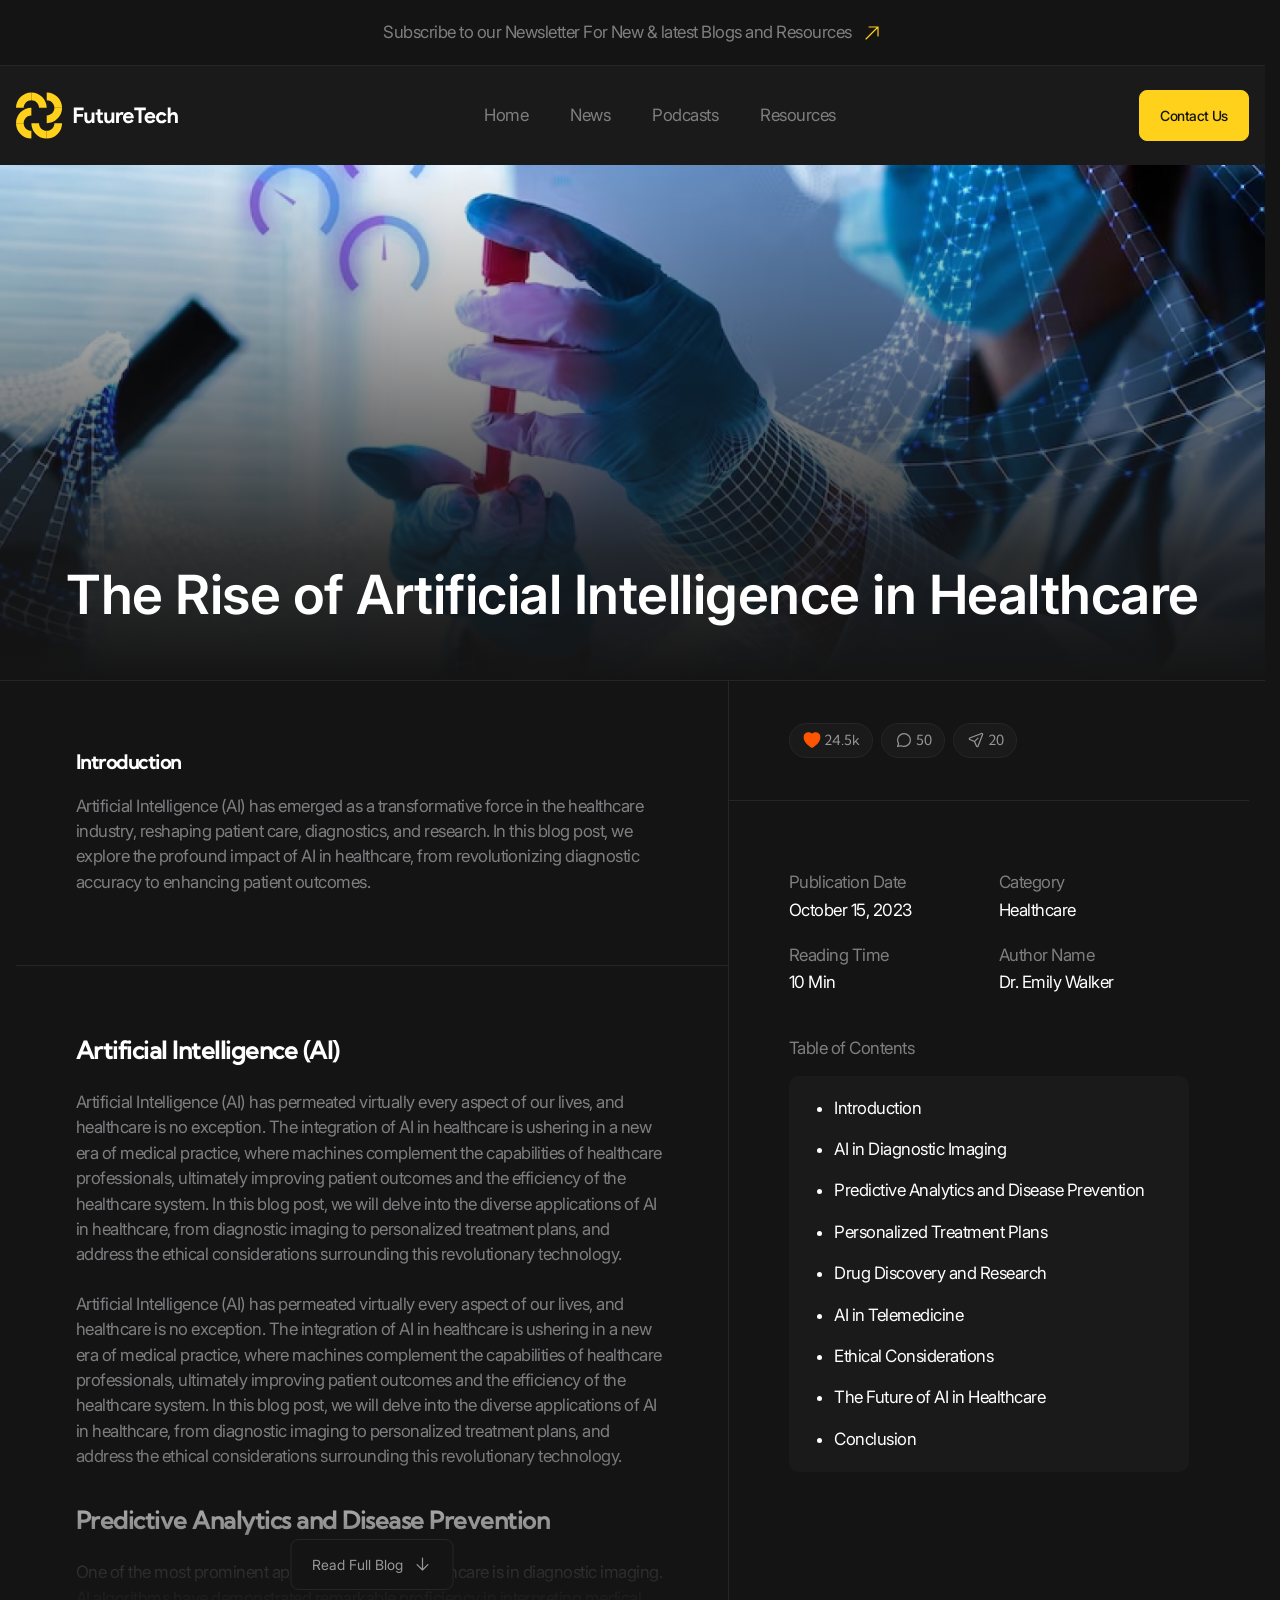
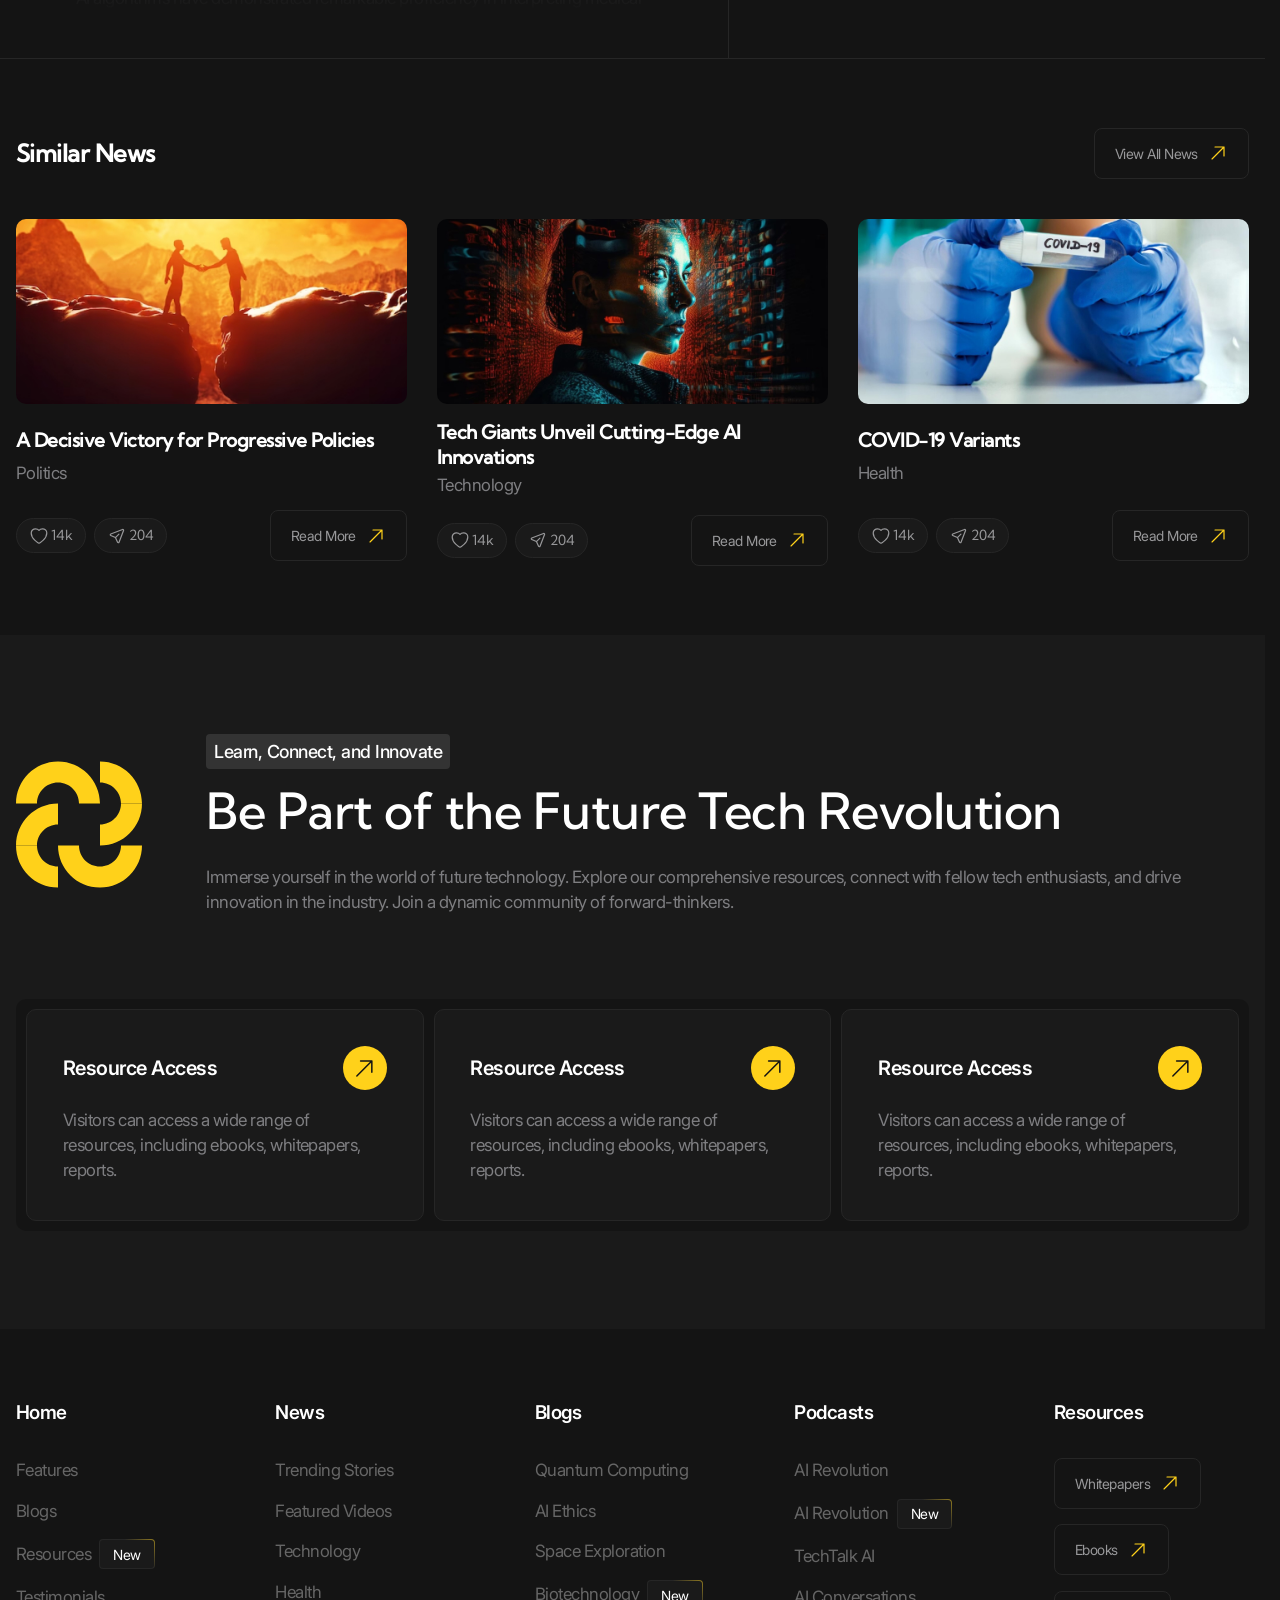
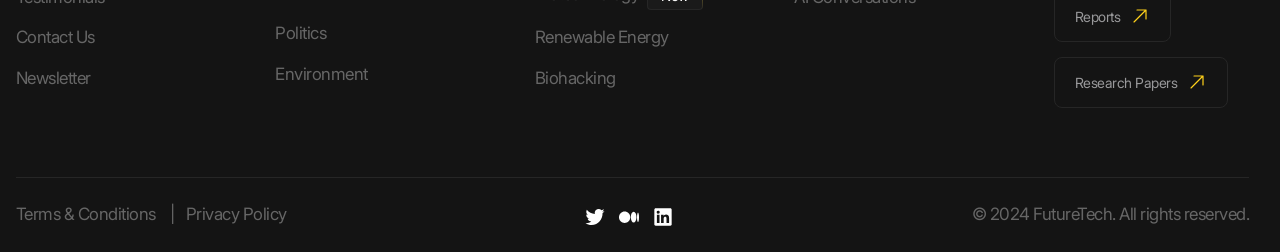
<file: blog.html>
<!doctype html>
<html lang="en">
<head>
  <meta charset="UTF-8">
  <meta name="viewport"
        content="width=device-width, user-scalable=no, initial-scale=1.0, maximum-scale=1.0, minimum-scale=1.0">
  <meta http-equiv="X-UA-Compatible" content="ie=edge">
  <title>Future Tech | Blog</title>
  <link rel="stylesheet" href="./styles/main.css" />
  <script src="./scripts/bundle.js" defer></script>
</head>
<body>
  <header class="header" data-js-header>
    <div class="header__promo">
      <div class="header__promo-inner container">
        <a class="header__promo-link" href="/">
          <span class="icon icon--yellow-arrow">Subscribe to our Newsletter For New & latest Blogs and Resources</span>
        </a>
      </div>
    </div>
    <div class="header__body">
      <div class="header__body-inner container">
        <a
          class="header__logo logo"
          href="/"
          aria-label="Home"
          title="Home"
        >
          <img
            class="logo__image"
            src="./images/logo.svg"
            alt=""
            width="179" height="50"
          />
        </a>
        <div class="header__overlay" data-js-header-overlay>
          <nav class="header__menu">
            <ul class="header__menu-list">
              <li class="header__menu-item">
                <a class="header__menu-link" href="./index.html">Home</a>
              </li>
              <li class="header__menu-item">
                <a class="header__menu-link" href="./news.html">News</a>
              </li>
              <li class="header__menu-item">
                <a class="header__menu-link" href="./podcasts.html">Podcasts</a>
              </li>
              <li class="header__menu-item">
                <a class="header__menu-link" href="./resources.html">Resources</a>
              </li>
            </ul>
          </nav>
          <a class="header__contact-us-link button button--accent" href="./contacts.html">
            Contact Us
          </a>
        </div>
        <button
          class="header__burger-button burger-button visible-mobile"
          type="button"
          aria-label="Open menu"
          title="Open menu"
          data-js-header-burger-button
        >
          <span class="burger-button__line"></span>
          <span class="burger-button__line"></span>
          <span class="burger-button__line"></span>
        </button>
      </div>
    </div>
  </header>

  <main>
    <section class="blog-details" aria-labelledby="blog-details-title">
      <header
        class="blog-details__banner"
        style="--bgImg: url('../../images/blog-details/banner.jpg')"
      >
        <div class="blog-details__banner-inner container">
          <h1 class="blog-details__title" id="blog-details-title">
            The Rise of Artificial Intelligence in Healthcare
          </h1>
        </div>
      </header>
      <div class="blog-details__body">
        <div class="blog-details__body-inner container">
          <div class="blog-details__content">
            <div class="blog-details__intro full-vw-line full-vw-line--bottom full-vw-line--left">
              <h2 class="h6">Introduction</h2>
              <p>Artificial Intelligence (AI) has emerged as a transformative force in the healthcare industry, reshaping patient care, diagnostics, and research. In this blog post, we explore the profound impact of AI in healthcare, from revolutionizing diagnostic accuracy to enhancing patient outcomes.</p>
            </div>
            <div class="blog-details__main expandable-content" data-js-expandable-content>
              <h2 class="h4">Artificial Intelligence (AI)</h2>
              <p>Artificial Intelligence (AI) has permeated virtually every aspect of our lives, and healthcare is no exception. The integration of AI in healthcare is ushering in a new era of medical practice, where machines complement the capabilities of healthcare professionals, ultimately improving patient outcomes and the efficiency of the healthcare system. In this blog post, we will delve into the diverse applications of AI in healthcare, from diagnostic imaging to personalized treatment plans, and address the ethical considerations surrounding this revolutionary technology.</p>
              <p>Artificial Intelligence (AI) has permeated virtually every aspect of our lives, and healthcare is no exception. The integration of AI in healthcare is ushering in a new era of medical practice, where machines complement the capabilities of healthcare professionals, ultimately improving patient outcomes and the efficiency of the healthcare system. In this blog post, we will delve into the diverse applications of AI in healthcare, from diagnostic imaging to personalized treatment plans, and address the ethical considerations surrounding this revolutionary technology.</p>
              <h2 class="h4">Predictive Analytics and Disease Prevention</h2>
              <p>One of the most prominent applications of AI in healthcare is in diagnostic imaging. AI algorithms have demonstrated remarkable proficiency in interpreting medical images such as X-rays, MRIs, and CT scans. They can identify anomalies and deviations that might be overlooked by the human eye. This is particularly valuable in early disease detection. For instance, AI can aid radiologists in detecting minute irregularities in mammograms or identifying critical findings in chest X-rays, potentially indicative of life-threatening conditions.</p>
              <p>One of the most prominent applications of AI in healthcare is in diagnostic imaging. AI algorithms have demonstrated remarkable proficiency in interpreting medical images such as X-rays, MRIs, and CT scans. They can identify anomalies and deviations that might be overlooked by the human eye. This is particularly valuable in early disease detection. For instance, AI can aid radiologists in detecting minute irregularities in mammograms or identifying critical findings in chest X-rays, potentially indicative of life-threatening conditions.</p>
              <p>One of the most prominent applications of AI in healthcare is in diagnostic imaging. AI algorithms have demonstrated remarkable proficiency in interpreting medical images such as X-rays, MRIs, and CT scans. They can identify anomalies and deviations that might be overlooked by the human eye. This is particularly valuable in early disease detection. For instance, AI can aid radiologists in detecting minute irregularities in mammograms or identifying critical findings in chest X-rays, potentially indicative of life-threatening conditions.</p>
              <p>One of the most prominent applications of AI in healthcare is in diagnostic imaging. AI algorithms have demonstrated remarkable proficiency in interpreting medical images such as X-rays, MRIs, and CT scans. They can identify anomalies and deviations that might be overlooked by the human eye. This is particularly valuable in early disease detection. For instance, AI can aid radiologists in detecting minute irregularities in mammograms or identifying critical findings in chest X-rays, potentially indicative of life-threatening conditions.</p>
              <button
                class="blog-details__read-full-button button expandable-content__button"
                type="button"
                data-js-expandable-content-button
              >
                <span class="icon icon--gray-arrow-down">Read Full Blog</span>
              </button>
            </div>
          </div>
          <div class="blog-details__info">
            <div class="blog-details__actions blog-actions full-vw-line full-vw-line--bottom full-vw-line--right">
              <ul class="blog-actions__list">
                <li class="blog-actions__item">
                  <button
                    class="blog-actions__button is-active"
                    type="button"
                    aria-label="Dislike"
                    title="Dislike"
                  >
                            <span class="blog-actions__icon-wrapper">
                              <svg width="24" height="25" viewBox="0 0 24 25" fill="none" xmlns="http://www.w3.org/2000/svg">
                                <path d="M11.645 21.4107L11.6384 21.4071L11.6158 21.3949C11.5965 21.3844 11.5689 21.3693 11.5336 21.3496C11.4629 21.3101 11.3612 21.2524 11.233 21.1769C10.9765 21.0261 10.6132 20.8039 10.1785 20.515C9.31074 19.9381 8.15122 19.0901 6.9886 18.0063C4.68781 15.8615 2.25 12.6751 2.25 8.75C2.25 5.82194 4.7136 3.5 7.6875 3.5C9.43638 3.5 11.0023 4.29909 12 5.5516C12.9977 4.29909 14.5636 3.5 16.3125 3.5C19.2864 3.5 21.75 5.82194 21.75 8.75C21.75 12.6751 19.3122 15.8615 17.0114 18.0063C15.8488 19.0901 14.6893 19.9381 13.8215 20.515C13.3868 20.8039 13.0235 21.0261 12.767 21.1769C12.6388 21.2524 12.5371 21.3101 12.4664 21.3496C12.4311 21.3693 12.4035 21.3844 12.3842 21.3949L12.3616 21.4071L12.355 21.4107L12.3523 21.4121C12.1323 21.5289 11.8677 21.5289 11.6477 21.4121L11.645 21.4107Z" stroke="#666666" stroke-width="1.5" stroke-linejoin="round"/>
                              </svg>
                            </span>
                    <span>24.5k</span>
                  </button>
                </li>
                <li class="blog-actions__item">
                  <button
                    class="blog-actions__button"
                    type="button"
                    aria-label="Discuss"
                    title="Discuss"
                  >
                            <span class="blog-actions__icon-wrapper">
                              <svg width="24" height="25" viewBox="0 0 24 25" fill="none" xmlns="http://www.w3.org/2000/svg">
                                <path d="M8.48581 19.6888C9.54657 20.2083 10.7392 20.5 12 20.5C16.4183 20.5 20 16.9183 20 12.5C20 8.08172 16.4183 4.5 12 4.5C7.58172 4.5 4 8.08172 4 12.5C4 14.1401 4.49356 15.665 5.34026 16.9341M8.48581 19.6888L4 20.5L5.34026 16.9341M8.48581 19.6888L8.49231 19.6877M5.34026 16.9341L5.34154 16.9308" stroke="#666666" stroke-width="1.5" stroke-linecap="round" stroke-linejoin="round"/>
                              </svg>
                            </span>
                    <span>50</span>
                  </button>
                </li>
                <li class="blog-actions__item">
                  <button
                    class="blog-actions__button"
                    type="button"
                    aria-label="Share"
                    title="Share"
                  >
                            <span class="blog-actions__icon-wrapper">
                              <svg width="24" height="25" viewBox="0 0 24 25" fill="none" xmlns="http://www.w3.org/2000/svg">
                                <path d="M10.0384 14.4616L4.1719 11.7951C3.36454 11.4281 3.39898 10.2697 4.22673 9.95134L18.8999 4.30781C19.7087 3.99675 20.5033 4.79139 20.1922 5.60013L14.5487 20.2733C14.2303 21.1011 13.072 21.1355 12.705 20.3281L10.0384 14.4616ZM10.0384 14.4616L14.4231 10.077" stroke="#666666" stroke-width="1.5" stroke-linecap="round" stroke-linejoin="round"/>
                              </svg>
                            </span>
                    <span>20</span>
                  </button>
                </li>
              </ul>
            </div>
            <div class="blog-details__summary summary summary--2-cols">
              <dl class="summary__list">
                <div class="summary__item">
                  <dt class="summary__key">Publication Date</dt>
                  <dd class="summary__value"><time datetime="2023-10-15">October 15, 2023</time></dd>
                </div>
                <div class="summary__item">
                  <dt class="summary__key">Category</dt>
                  <dd class="summary__value">Healthcare</dd>
                </div>
                <div class="summary__item">
                  <dt class="summary__key">Reading Time</dt>
                  <dd class="summary__value">10 Min</dd>
                </div>
                <div class="summary__item">
                  <dt class="summary__key">Author Name</dt>
                  <dd class="summary__value">Dr. Emily Walker</dd>
                </div>
                <div class="summary__item summary__item--wide">
                  <dt class="summary__key">Table of Contents</dt>
                  <dd class="summary__value">
                    <div class="table-of-contents">
                      <ul class="table-of-contents__list">
                        <li class="table-of-contents__item">Introduction</li>
                        <li class="table-of-contents__item">AI in Diagnostic Imaging</li>
                        <li class="table-of-contents__item">Predictive Analytics and Disease Prevention</li>
                        <li class="table-of-contents__item">Personalized Treatment Plans</li>
                        <li class="table-of-contents__item">Drug Discovery and Research</li>
                        <li class="table-of-contents__item">AI in Telemedicine</li>
                        <li class="table-of-contents__item">Ethical Considerations</li>
                        <li class="table-of-contents__item">The Future of AI in Healthcare</li>
                        <li class="table-of-contents__item">Conclusion</li>
                      </ul>
                    </div>
                  </dd>
                </div>
              </dl>
            </div>
          </div>
        </div>
      </div>
      <div class="blog-details__news news container">
        <header class="news__header">
          <h2 class="news__title h4">Similar News</h2>
          <a class="news__link button" href="/">
            <span class="icon icon--yellow-arrow">View All News</span>
          </a>
        </header>
        <ul class="news__list">
          <li class="news__item">
            <article class="news-card">
              <img
                class="news-card__image"
                src="./images/news/2.jpg"
                alt=""
                width="512" height="222" loading="lazy"
              />
              <div class="news-card__body">
                <h2 class="news-card__title h6">A Decisive Victory for Progressive Policies</h2>
                <div class="news-card__description">
                  <p>Politics</p>
                </div>
              </div>
              <div class="news-card__controls">
                <div class="news-card__actions blog-actions">
                  <ul class="blog-actions__list">
                    <li class="blog-actions__item">
                      <button
                        class="blog-actions__button"
                        type="button"
                        aria-label="Like"
                        title="Like"
                      >
                        <span class="blog-actions__icon-wrapper">
                              <svg width="24" height="25" viewBox="0 0 24 25" fill="none" xmlns="http://www.w3.org/2000/svg">
                                <path d="M11.645 21.4107L11.6384 21.4071L11.6158 21.3949C11.5965 21.3844 11.5689 21.3693 11.5336 21.3496C11.4629 21.3101 11.3612 21.2524 11.233 21.1769C10.9765 21.0261 10.6132 20.8039 10.1785 20.515C9.31074 19.9381 8.15122 19.0901 6.9886 18.0063C4.68781 15.8615 2.25 12.6751 2.25 8.75C2.25 5.82194 4.7136 3.5 7.6875 3.5C9.43638 3.5 11.0023 4.29909 12 5.5516C12.9977 4.29909 14.5636 3.5 16.3125 3.5C19.2864 3.5 21.75 5.82194 21.75 8.75C21.75 12.6751 19.3122 15.8615 17.0114 18.0063C15.8488 19.0901 14.6893 19.9381 13.8215 20.515C13.3868 20.8039 13.0235 21.0261 12.767 21.1769C12.6388 21.2524 12.5371 21.3101 12.4664 21.3496C12.4311 21.3693 12.4035 21.3844 12.3842 21.3949L12.3616 21.4071L12.355 21.4107L12.3523 21.4121C12.1323 21.5289 11.8677 21.5289 11.6477 21.4121L11.645 21.4107Z" stroke="#666666" stroke-width="1.5" stroke-linejoin="round"/>
                              </svg>
                            </span>
                        <span>14k</span>
                      </button>
                    </li>
                    <li class="blog-actions__item">
                      <button
                        class="blog-actions__button"
                        type="button"
                        aria-label="Share"
                        title="Share"
                      >
                        <span class="blog-actions__icon-wrapper">
                              <svg width="24" height="25" viewBox="0 0 24 25" fill="none" xmlns="http://www.w3.org/2000/svg">
                                <path d="M10.0384 14.4616L4.1719 11.7951C3.36454 11.4281 3.39898 10.2697 4.22673 9.95134L18.8999 4.30781C19.7087 3.99675 20.5033 4.79139 20.1922 5.60013L14.5487 20.2733C14.2303 21.1011 13.072 21.1355 12.705 20.3281L10.0384 14.4616ZM10.0384 14.4616L14.4231 10.077" stroke="#666666" stroke-width="1.5" stroke-linecap="round" stroke-linejoin="round"/>
                              </svg>
                            </span>
                        <span>204</span>
                      </button>
                    </li>
                  </ul>
                </div>
                <a class="news-card__link button" href="/">
                  <span class="icon icon--yellow-arrow">Read More</span>
                </a>
              </div>
            </article>
          </li>
          <li class="news__item">
            <article class="news-card">
              <img
                class="news-card__image"
                src="./images/news/3.jpg"
                alt=""
                width="512" height="222" loading="lazy"
              />
              <div class="news-card__body">
                <h2 class="news-card__title h6">Tech Giants Unveil Cutting-Edge AI Innovations</h2>
                <div class="news-card__description">
                  <p>Technology</p>
                </div>
              </div>
              <div class="news-card__controls">
                <div class="news-card__actions blog-actions">
                  <ul class="blog-actions__list">
                    <li class="blog-actions__item">
                      <button
                        class="blog-actions__button"
                        type="button"
                        aria-label="Like"
                        title="Like"
                      >
                        <span class="blog-actions__icon-wrapper">
                              <svg width="24" height="25" viewBox="0 0 24 25" fill="none" xmlns="http://www.w3.org/2000/svg">
                                <path d="M11.645 21.4107L11.6384 21.4071L11.6158 21.3949C11.5965 21.3844 11.5689 21.3693 11.5336 21.3496C11.4629 21.3101 11.3612 21.2524 11.233 21.1769C10.9765 21.0261 10.6132 20.8039 10.1785 20.515C9.31074 19.9381 8.15122 19.0901 6.9886 18.0063C4.68781 15.8615 2.25 12.6751 2.25 8.75C2.25 5.82194 4.7136 3.5 7.6875 3.5C9.43638 3.5 11.0023 4.29909 12 5.5516C12.9977 4.29909 14.5636 3.5 16.3125 3.5C19.2864 3.5 21.75 5.82194 21.75 8.75C21.75 12.6751 19.3122 15.8615 17.0114 18.0063C15.8488 19.0901 14.6893 19.9381 13.8215 20.515C13.3868 20.8039 13.0235 21.0261 12.767 21.1769C12.6388 21.2524 12.5371 21.3101 12.4664 21.3496C12.4311 21.3693 12.4035 21.3844 12.3842 21.3949L12.3616 21.4071L12.355 21.4107L12.3523 21.4121C12.1323 21.5289 11.8677 21.5289 11.6477 21.4121L11.645 21.4107Z" stroke="#666666" stroke-width="1.5" stroke-linejoin="round"/>
                              </svg>
                            </span>
                        <span>14k</span>
                      </button>
                    </li>
                    <li class="blog-actions__item">
                      <button
                        class="blog-actions__button"
                        type="button"
                        aria-label="Share"
                        title="Share"
                      >
                        <span class="blog-actions__icon-wrapper">
                              <svg width="24" height="25" viewBox="0 0 24 25" fill="none" xmlns="http://www.w3.org/2000/svg">
                                <path d="M10.0384 14.4616L4.1719 11.7951C3.36454 11.4281 3.39898 10.2697 4.22673 9.95134L18.8999 4.30781C19.7087 3.99675 20.5033 4.79139 20.1922 5.60013L14.5487 20.2733C14.2303 21.1011 13.072 21.1355 12.705 20.3281L10.0384 14.4616ZM10.0384 14.4616L14.4231 10.077" stroke="#666666" stroke-width="1.5" stroke-linecap="round" stroke-linejoin="round"/>
                              </svg>
                            </span>
                        <span>204</span>
                      </button>
                    </li>
                  </ul>
                </div>
                <a class="news-card__link button" href="/">
                  <span class="icon icon--yellow-arrow">Read More</span>
                </a>
              </div>
            </article>
          </li>
          <li class="news__item">
            <article class="news-card">
              <img
                class="news-card__image"
                src="./images/news/4.jpg"
                alt=""
                width="512" height="222" loading="lazy"
              />
              <div class="news-card__body">
                <h2 class="news-card__title h6">COVID-19 Variants</h2>
                <div class="news-card__description">
                  <p>Health</p>
                </div>
              </div>
              <div class="news-card__controls">
                <div class="news-card__actions blog-actions">
                  <ul class="blog-actions__list">
                    <li class="blog-actions__item">
                      <button
                        class="blog-actions__button"
                        type="button"
                        aria-label="Like"
                        title="Like"
                      >
                        <span class="blog-actions__icon-wrapper">
                              <svg width="24" height="25" viewBox="0 0 24 25" fill="none" xmlns="http://www.w3.org/2000/svg">
                                <path d="M11.645 21.4107L11.6384 21.4071L11.6158 21.3949C11.5965 21.3844 11.5689 21.3693 11.5336 21.3496C11.4629 21.3101 11.3612 21.2524 11.233 21.1769C10.9765 21.0261 10.6132 20.8039 10.1785 20.515C9.31074 19.9381 8.15122 19.0901 6.9886 18.0063C4.68781 15.8615 2.25 12.6751 2.25 8.75C2.25 5.82194 4.7136 3.5 7.6875 3.5C9.43638 3.5 11.0023 4.29909 12 5.5516C12.9977 4.29909 14.5636 3.5 16.3125 3.5C19.2864 3.5 21.75 5.82194 21.75 8.75C21.75 12.6751 19.3122 15.8615 17.0114 18.0063C15.8488 19.0901 14.6893 19.9381 13.8215 20.515C13.3868 20.8039 13.0235 21.0261 12.767 21.1769C12.6388 21.2524 12.5371 21.3101 12.4664 21.3496C12.4311 21.3693 12.4035 21.3844 12.3842 21.3949L12.3616 21.4071L12.355 21.4107L12.3523 21.4121C12.1323 21.5289 11.8677 21.5289 11.6477 21.4121L11.645 21.4107Z" stroke="#666666" stroke-width="1.5" stroke-linejoin="round"/>
                              </svg>
                            </span>
                        <span>14k</span>
                      </button>
                    </li>
                    <li class="blog-actions__item">
                      <button
                        class="blog-actions__button"
                        type="button"
                        aria-label="Share"
                        title="Share"
                      >
                        <span class="blog-actions__icon-wrapper">
                              <svg width="24" height="25" viewBox="0 0 24 25" fill="none" xmlns="http://www.w3.org/2000/svg">
                                <path d="M10.0384 14.4616L4.1719 11.7951C3.36454 11.4281 3.39898 10.2697 4.22673 9.95134L18.8999 4.30781C19.7087 3.99675 20.5033 4.79139 20.1922 5.60013L14.5487 20.2733C14.2303 21.1011 13.072 21.1355 12.705 20.3281L10.0384 14.4616ZM10.0384 14.4616L14.4231 10.077" stroke="#666666" stroke-width="1.5" stroke-linecap="round" stroke-linejoin="round"/>
                              </svg>
                            </span>
                        <span>204</span>
                      </button>
                    </li>
                  </ul>
                </div>
                <a class="news-card__link button" href="/">
                  <span class="icon icon--yellow-arrow">Read More</span>
                </a>
              </div>
            </article>
          </li>
        </ul>
      </div>
    </section>

    <section class="about" aria-labelledby="about-title">
      <div class="about__inner container">
        <header class="about__header">
          <img
            class="about__icon"
            src="./images/about/icon.svg"
            alt=""
            width="150" height="150" loading="lazy"
          />
          <div class="about__info">
            <p class="about__subtitle tag">Learn, Connect, and Innovate</p>
            <h2 class="about__title" id="about-title">Be Part of the Future Tech Revolution</h2>
          </div>
          <div class="about__description">
            <p>Immerse yourself in the world of future technology. Explore our comprehensive resources, connect with fellow tech enthusiasts, and drive innovation in the industry. Join a dynamic community of forward-thinkers.</p>
          </div>
        </header>
        <ul class="about__list">
          <li class="about__item">
            <a class="about-card tile" href="/">
              <h3 class="about-card__title circle-icon">Resource Access</h3>
              <div class="about-card__description">
                <p>Visitors can access a wide range of resources, including ebooks, whitepapers, reports.</p>
              </div>
            </a>
          </li>
          <li class="about__item">
            <a class="about-card tile" href="/">
              <h3 class="about-card__title circle-icon">Resource Access</h3>
              <div class="about-card__description">
                <p>Visitors can access a wide range of resources, including ebooks, whitepapers, reports.</p>
              </div>
            </a>
          </li>
          <li class="about__item">
            <a class="about-card tile" href="/">
              <h3 class="about-card__title circle-icon">Resource Access</h3>
              <div class="about-card__description">
                <p>Visitors can access a wide range of resources, including ebooks, whitepapers, reports.</p>
              </div>
            </a>
          </li>
        </ul>
      </div>
    </section>
  </main>

  <footer class="footer">
    <div class="footer__inner container">
      <div class="footer__body">
        <nav class="footer__menu">
          <div class="footer__menu-column">
            <a class="footer__menu-main-link h6" href="/">Home</a>
            <ul class="footer__menu-list">
              <li class="footer__menu-item">
                <a class="footer__menu-link" href="/">Features</a>
              </li>
              <li class="footer__menu-item">
                <a class="footer__menu-link" href="/">Blogs</a>
              </li>
              <li class="footer__menu-item">
                <a class="footer__menu-link" href="/">Resources</a>
                <span class="badge">New</span>
              </li>
              <li class="footer__menu-item">
                <a class="footer__menu-link" href="/">Testimonials</a>
              </li>
              <li class="footer__menu-item">
                <a class="footer__menu-link" href="/">Contact Us</a>
              </li>
              <li class="footer__menu-item">
                <a class="footer__menu-link" href="/">Newsletter</a>
              </li>
            </ul>
          </div>
          <div class="footer__menu-column">
            <a class="footer__menu-main-link h6" href="/">News</a>
            <ul class="footer__menu-list">
              <li class="footer__menu-item">
                <a class="footer__menu-link" href="/">Trending Stories</a>
              </li>
              <li class="footer__menu-item">
                <a class="footer__menu-link" href="/">Featured Videos</a>
              </li>
              <li class="footer__menu-item">
                <a class="footer__menu-link" href="/">Technology</a>
              </li>
              <li class="footer__menu-item">
                <a class="footer__menu-link" href="/">Health</a>
              </li>
              <li class="footer__menu-item">
                <a class="footer__menu-link" href="/">Politics</a>
              </li>
              <li class="footer__menu-item">
                <a class="footer__menu-link" href="/">Environment</a>
              </li>
            </ul>
          </div>
          <div class="footer__menu-column">
            <a class="footer__menu-main-link h6" href="/">Blogs</a>
            <ul class="footer__menu-list">
              <li class="footer__menu-item">
                <a class="footer__menu-link" href="/">Quantum Computing</a>
              </li>
              <li class="footer__menu-item">
                <a class="footer__menu-link" href="/">AI Ethics</a>
              </li>
              <li class="footer__menu-item">
                <a class="footer__menu-link" href="/">Space Exploration</a>
              </li>
              <li class="footer__menu-item">
                <a class="footer__menu-link" href="/">Biotechnology</a>
                <span class="badge">New</span>
              </li>
              <li class="footer__menu-item">
                <a class="footer__menu-link" href="/">Renewable Energy</a>
              </li>
              <li class="footer__menu-item">
                <a class="footer__menu-link" href="/">Biohacking</a>
              </li>
            </ul>
          </div>
          <div class="footer__menu-column">
            <a class="footer__menu-main-link h6" href="/">Podcasts</a>
            <ul class="footer__menu-list">
              <li class="footer__menu-item">
                <a class="footer__menu-link" href="/">AI Revolution</a>
              </li>
              <li class="footer__menu-item">
                <a class="footer__menu-link" href="/">AI Revolution</a>
                <span class="badge">New</span>
              </li>
              <li class="footer__menu-item">
                <a class="footer__menu-link" href="/">TechTalk AI</a>
              </li>
              <li class="footer__menu-item">
                <a class="footer__menu-link" href="/">AI Conversations</a>
              </li>
            </ul>
          </div>
          <div class="footer__menu-column">
            <a class="footer__menu-main-link h6" href="/">Resources</a>
            <ul class="footer__menu-list">
              <li class="footer__menu-item">
                <a class="footer__menu-link button" href="/">
                  <span class="icon icon--yellow-arrow">Whitepapers</span>
                </a>
              </li>
              <li class="footer__menu-item">
                <a class="footer__menu-link button" href="/">
                  <span class="icon icon--yellow-arrow">Ebooks</span>
                </a>
              </li>
              <li class="footer__menu-item">
                <a class="footer__menu-link button" href="/">
                  <span class="icon icon--yellow-arrow">Reports</span>
                </a>
              </li>
              <li class="footer__menu-item">
                <a class="footer__menu-link button" href="/">
                  <span class="icon icon--yellow-arrow">Research Papers</span>
                </a>
              </li>
            </ul>
          </div>
        </nav>
      </div>
      <div class="footer__extra">
        <div class="footer__extra-menu">
          <ul class="footer__extra-menu-list">
            <li class="footer__extra-menu-item">
              <a class="footer__extra-menu-link" href="/">Terms & Conditions</a>
            </li>
            <li class="footer__extra-menu-item">
              <a class="footer__extra-menu-link" href="/">Privacy Policy</a>
            </li>
          </ul>
        </div>
        <div class="footer__soc1als soc1als">
          <ul class="soc1als__list">
            <li class="soc1als__item">
              <a
                class="soc1als__link"
                href="/"
                target="_blank"
                aria-label="Twitter"
                title="Twitter"
              >
                <svg width="24" height="24" viewBox="0 0 24 24" fill="none" xmlns="http://www.w3.org/2000/svg">
                  <path d="M21.0571 7.18114C21.0664 7.39235 21.0664 7.59395 21.0664 7.80515C21.0756 14.2084 16.3712 21.6004 7.76793 21.6004C5.23048 21.6004 2.73933 20.842 0.600098 19.4212C0.970528 19.4692 1.34096 19.4884 1.71139 19.4884C3.81358 19.4884 5.86021 18.7588 7.51789 17.4052C5.51756 17.3668 3.75802 16.0132 3.14681 14.0356C3.85063 14.1796 4.57296 14.1508 5.25826 13.9492C3.08198 13.5076 1.51691 11.5204 1.50765 9.20675C1.50765 9.18755 1.50765 9.16835 1.50765 9.14915C2.15591 9.52355 2.88751 9.73475 3.62837 9.75395C1.58174 8.33315 0.942746 5.50114 2.18369 3.28353C4.5637 6.31714 8.06427 8.15075 11.8241 8.35235C11.4445 6.67234 11.9631 4.90594 13.1762 3.71553C15.0561 1.88193 18.0196 1.97793 19.7977 3.92673C20.8441 3.71553 21.8535 3.31233 22.7704 2.74593C22.4185 3.86913 21.6869 4.81954 20.7145 5.42434C21.6406 5.30914 22.5481 5.04994 23.4001 4.66594C22.7704 5.64514 21.9739 6.48994 21.0571 7.18114Z" fill="white"/>
                </svg>
              </a>
            </li>
            <li class="soc1als__item">
              <a
                class="soc1als__link"
                href="/"
                target="_blank"
                aria-label="Medium"
                title="Medium"
              >
                <svg width="24" height="24" viewBox="0 0 24 24" fill="none" xmlns="http://www.w3.org/2000/svg">
                  <path d="M13.5374 12.2281C13.5374 15.9988 10.5069 19.0556 6.76883 19.0556C3.03073 19.0556 0 15.9981 0 12.2281C0 8.45806 3.0305 5.40039 6.76883 5.40039C10.5072 5.40039 13.5374 8.45737 13.5374 12.2281Z" fill="white"/>
                  <path d="M20.9627 12.2285C20.9627 15.7778 19.4474 18.6563 17.5783 18.6563C15.7091 18.6563 14.1938 15.7778 14.1938 12.2285C14.1938 8.67922 15.7089 5.80078 17.578 5.80078C19.4472 5.80078 20.9625 8.67829 20.9625 12.2285" fill="white"/>
                  <path d="M24 12.228C24 15.4073 23.4672 17.9862 22.8097 17.9862C22.1522 17.9862 21.6196 15.408 21.6196 12.228C21.6196 9.04797 22.1525 6.46973 22.8097 6.46973C23.467 6.46973 24 9.04774 24 12.228Z" fill="white"/>
                </svg>
              </a>
            </li>
            <li class="soc1als__item">
              <a
                class="soc1als__link"
                href="/"
                target="_blank"
                aria-label="LinkedIn"
                title="LinkedIn"
              >
                <svg width="24" height="24" viewBox="0 0 24 24" fill="none" xmlns="http://www.w3.org/2000/svg">
                  <path d="M20.8647 1.59961H3.13554C2.72832 1.59961 2.33777 1.76138 2.04982 2.04933C1.76187 2.33728 1.6001 2.72783 1.6001 3.13505V20.8642C1.6001 21.2714 1.76187 21.6619 2.04982 21.9499C2.33777 22.2378 2.72832 22.3996 3.13554 22.3996H20.8647C21.2719 22.3996 21.6624 22.2378 21.9504 21.9499C22.2383 21.6619 22.4001 21.2714 22.4001 20.8642V3.13505C22.4001 2.72783 22.2383 2.33728 21.9504 2.04933C21.6624 1.76138 21.2719 1.59961 20.8647 1.59961ZM7.79965 19.3186H4.67243V9.38516H7.79965V19.3186ZM6.23388 8.00861C5.87915 8.00661 5.53296 7.89958 5.239 7.70102C4.94504 7.50246 4.71649 7.22127 4.58219 6.89294C4.44789 6.56461 4.41386 6.20386 4.48439 5.8562C4.55492 5.50855 4.72686 5.18958 4.9785 4.93955C5.23014 4.68952 5.5502 4.51964 5.8983 4.45134C6.2464 4.38304 6.60693 4.41939 6.93439 4.5558C7.26185 4.6922 7.54156 4.92255 7.73823 5.21778C7.9349 5.51301 8.03971 5.85988 8.03943 6.21461C8.04278 6.45211 7.99827 6.68784 7.90857 6.90777C7.81887 7.1277 7.68582 7.32732 7.51733 7.49473C7.34884 7.66215 7.14837 7.79392 6.92787 7.88221C6.70736 7.97049 6.47134 8.01348 6.23388 8.00861ZM19.3263 19.3273H16.2005V13.9005C16.2005 12.3001 15.5202 11.8061 14.642 11.8061C13.7147 11.8061 12.8047 12.5052 12.8047 13.9409V19.3273H9.67743V9.39239H12.6848V10.7689H12.7252C13.0271 10.1579 14.0844 9.11361 15.6979 9.11361C17.4428 9.11361 19.3278 10.1493 19.3278 13.1826L19.3263 19.3273Z" fill="white"/>
                </svg>
              </a>
            </li>
          </ul>
        </div>
        <p class="footer__copyright">© <time datetime="2024">2024</time> FutureTech. All rights reserved.</p>
      </div>
    </div>
  </footer>
</body>
</html>
</file>
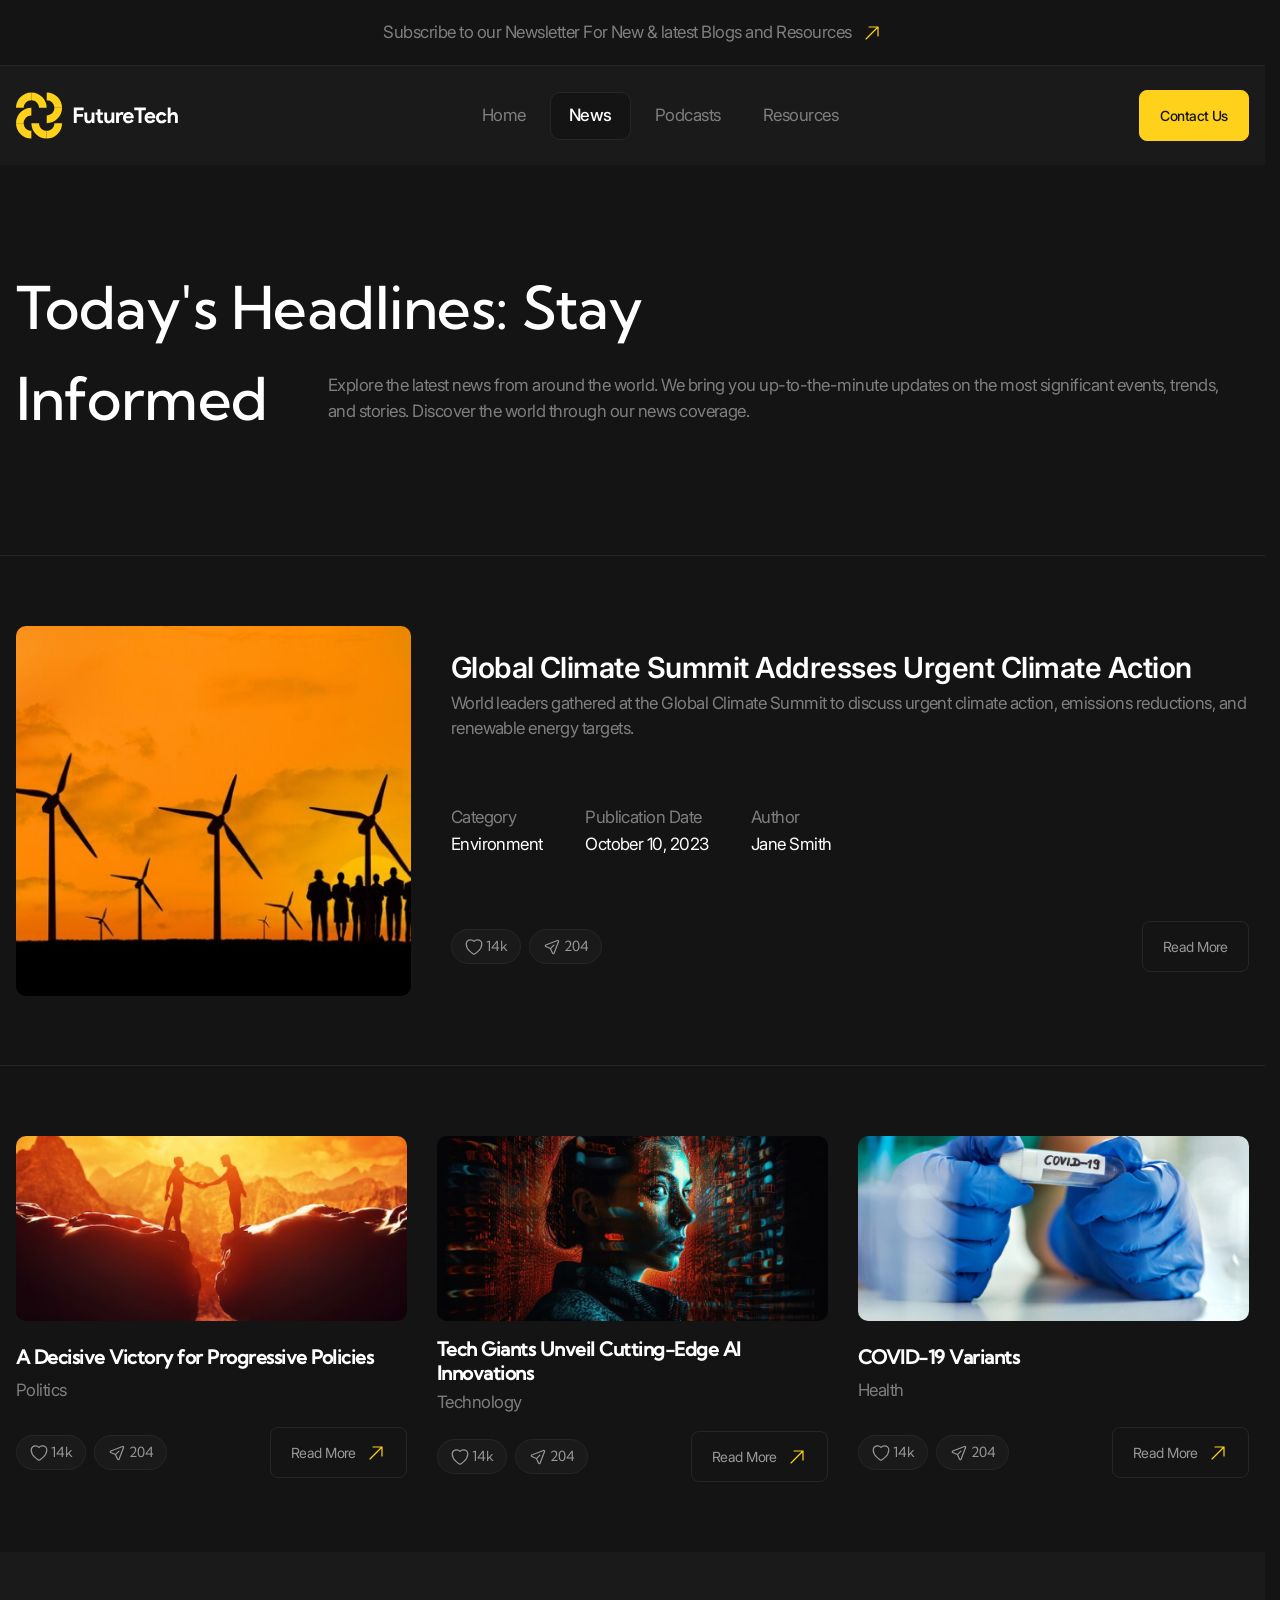
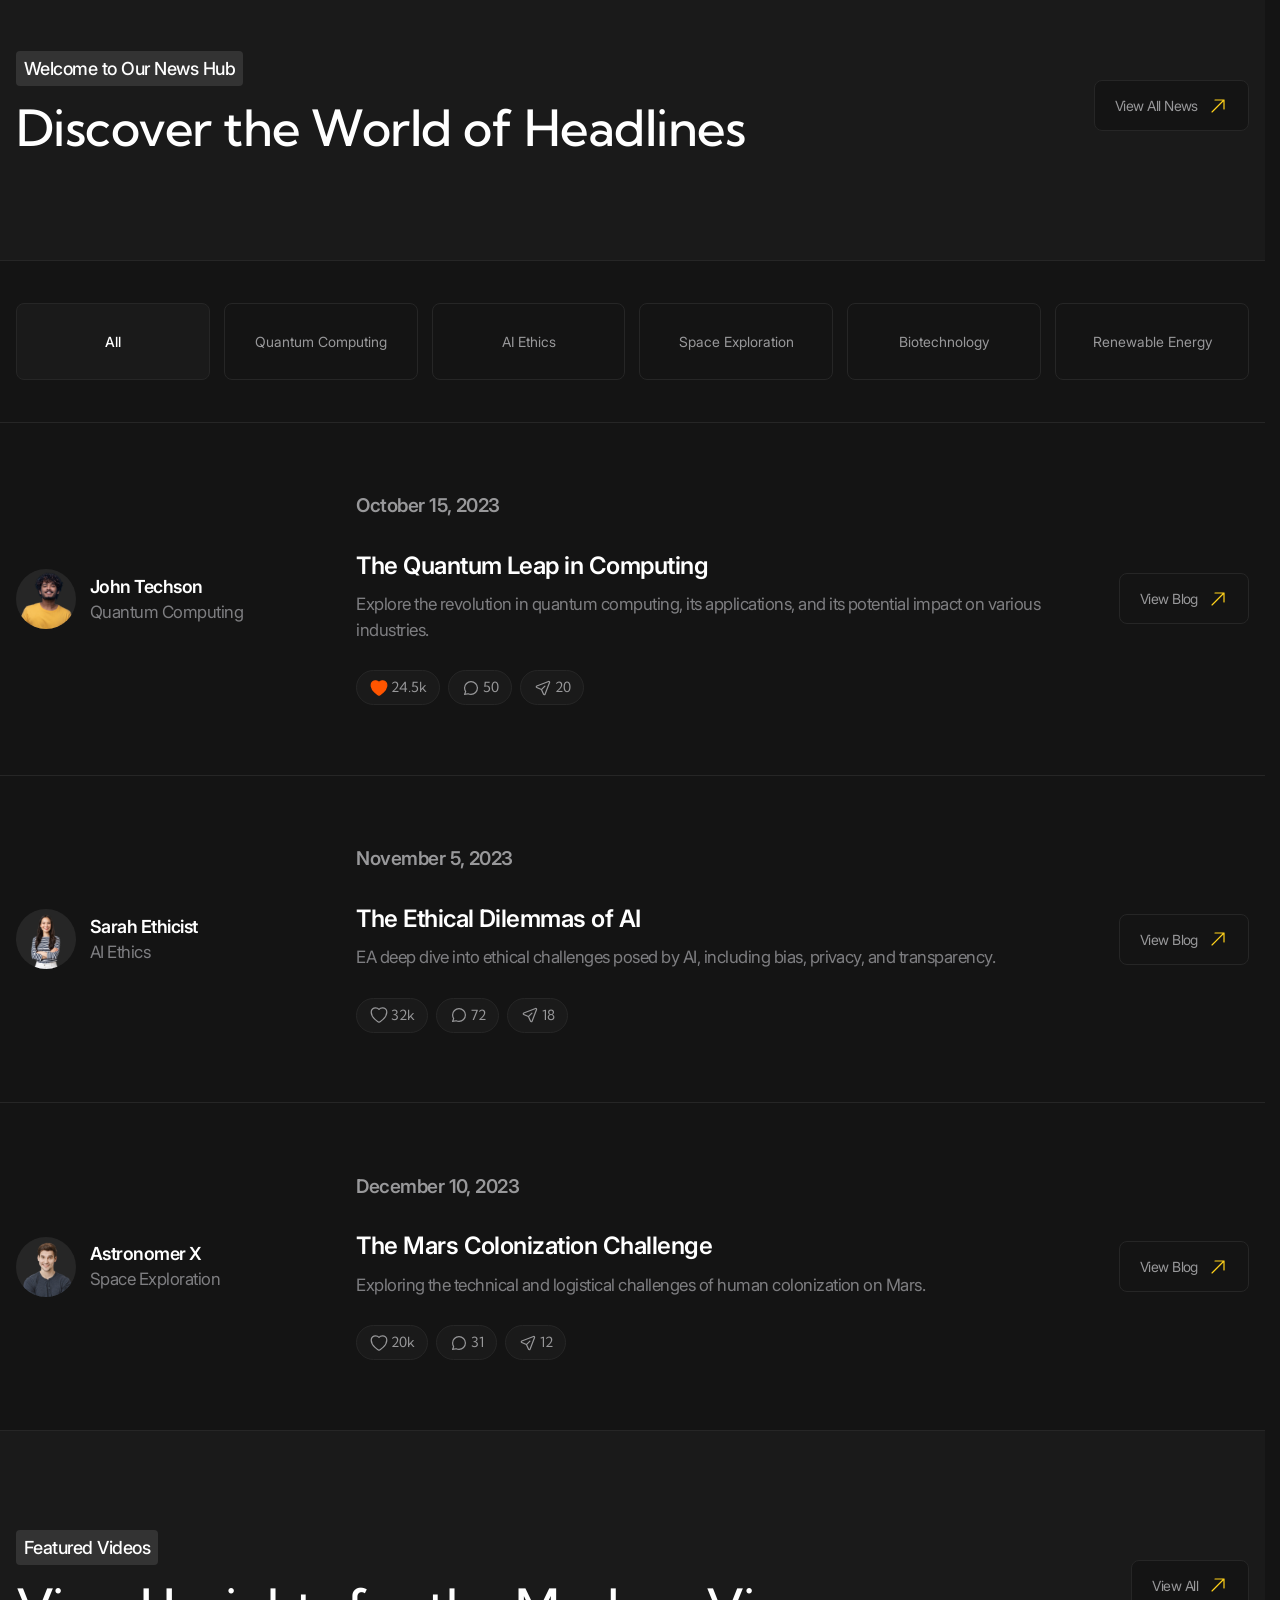
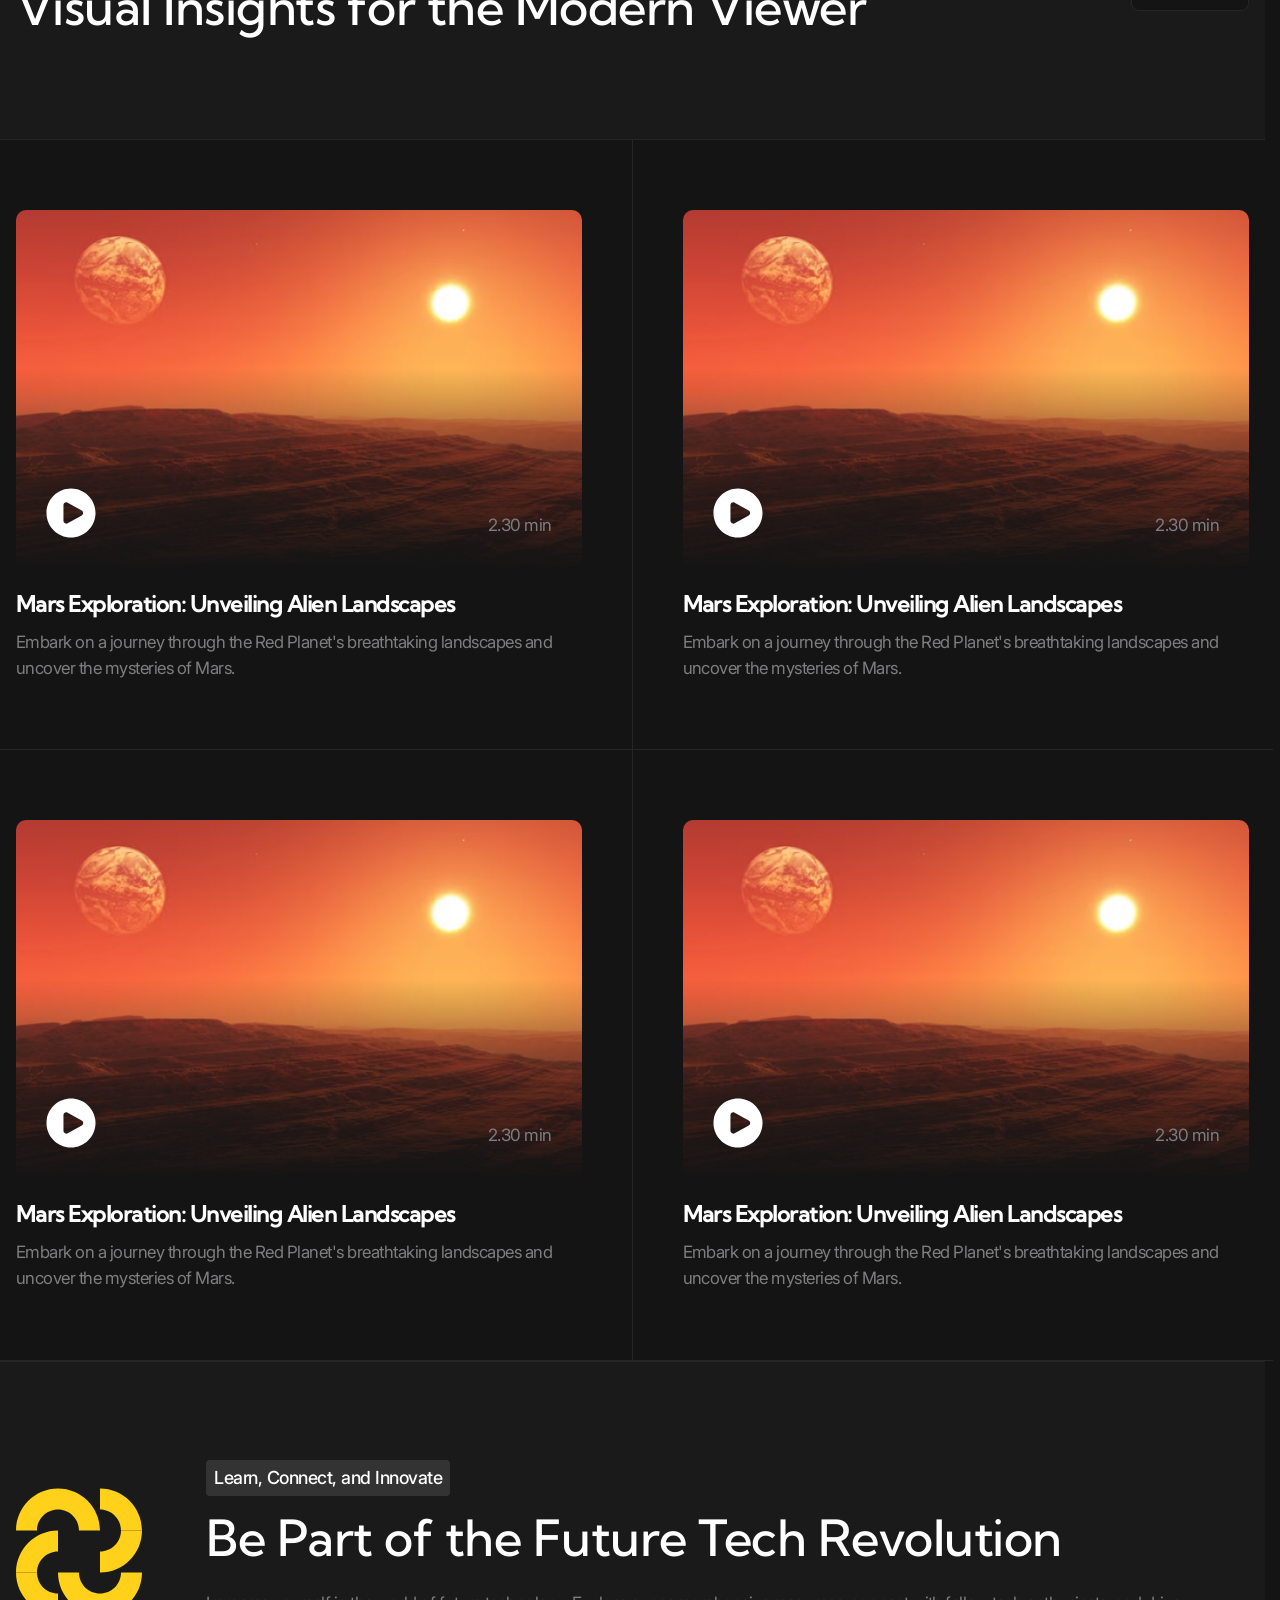
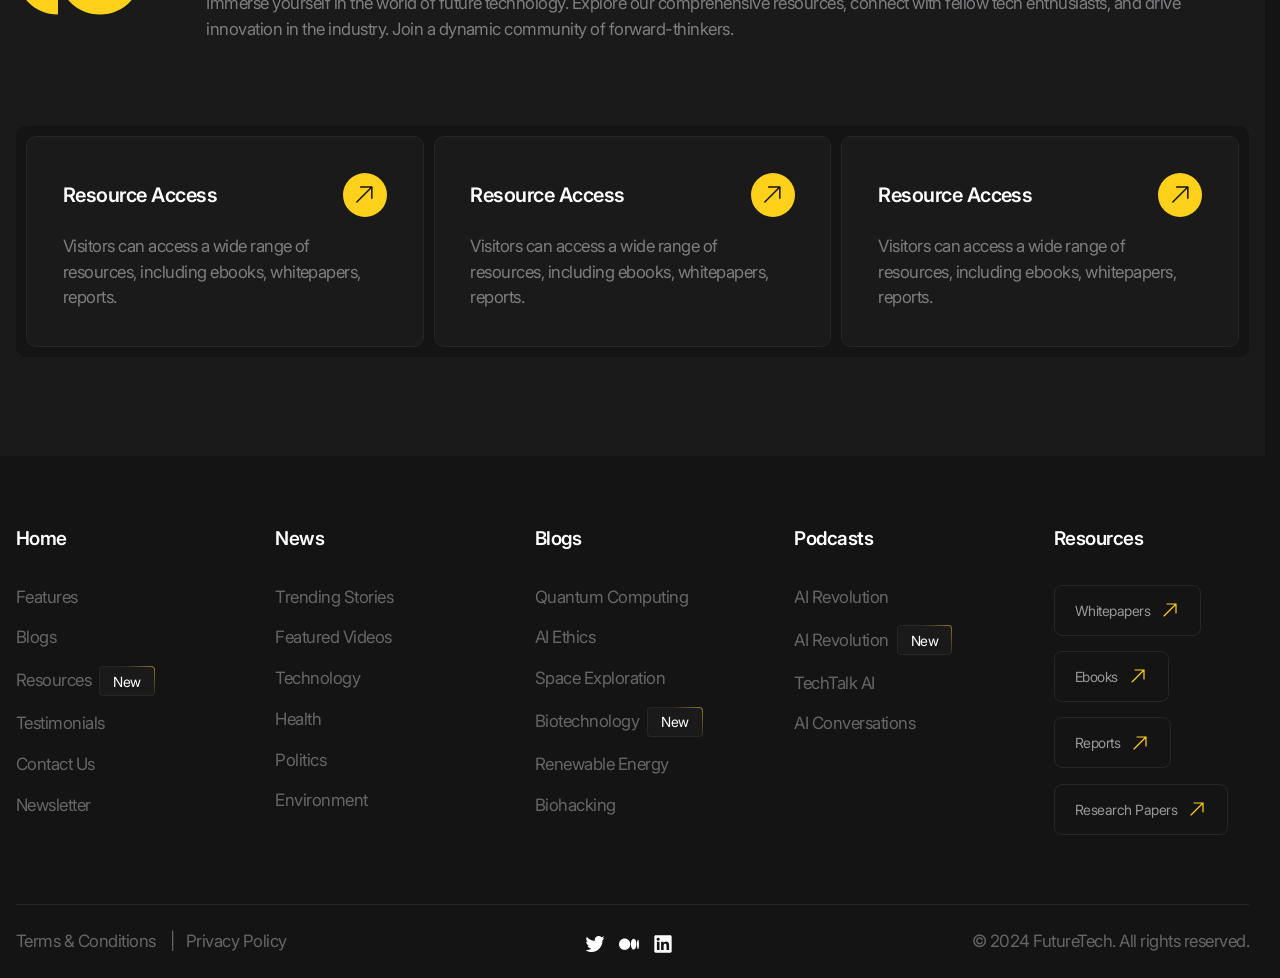
<file: news.html>
<!doctype html>
<html lang="en">
<head>
  <meta charset="UTF-8">
  <meta name="viewport"
        content="width=device-width, user-scalable=no, initial-scale=1.0, maximum-scale=1.0, minimum-scale=1.0">
  <meta http-equiv="X-UA-Compatible" content="ie=edge">
  <title>Future Tech | News</title>
  <link rel="stylesheet" href="./styles/main.css" />
  <script src="./scripts/bundle.js" defer></script>
</head>
<body>
  <header class="header" data-js-header>
    <div class="header__promo">
      <div class="header__promo-inner container">
        <a class="header__promo-link" href="/">
          <span class="icon icon--yellow-arrow">Subscribe to our Newsletter For New & latest Blogs and Resources</span>
        </a>
      </div>
    </div>
    <div class="header__body">
      <div class="header__body-inner container">
        <a
          class="header__logo logo"
          href="/"
          aria-label="Home"
          title="Home"
        >
          <img
            class="logo__image"
            src="./images/logo.svg"
            alt=""
            width="179" height="50"
          />
        </a>
        <div class="header__overlay" data-js-header-overlay>
          <nav class="header__menu">
            <ul class="header__menu-list">
              <li class="header__menu-item">
                <a class="header__menu-link" href="./index.html">Home</a>
              </li>
              <li class="header__menu-item">
                <a class="header__menu-link is-active" href="./news.html">News</a>
              </li>
              <li class="header__menu-item">
                <a class="header__menu-link" href="./podcasts.html">Podcasts</a>
              </li>
              <li class="header__menu-item">
                <a class="header__menu-link" href="./resources.html">Resources</a>
              </li>
            </ul>
          </nav>
          <a class="header__contact-us-link button button--accent" href="./contacts.html">
            Contact Us
          </a>
        </div>
        <button
          class="header__burger-button burger-button visible-mobile"
          type="button"
          aria-label="Open menu"
          title="Open menu"
          data-js-header-burger-button
        >
          <span class="burger-button__line"></span>
          <span class="burger-button__line"></span>
          <span class="burger-button__line"></span>
        </button>
      </div>
    </div>
  </header>

  <main>
    <section class="hero-alt" aria-labelledby="news-title">
      <header class="hero-alt__header">
        <div class="hero-alt__header-inner container">
          <h1 class="hero-alt__title" id="news-title">
            Today's Headlines: Stay <span class="hero-alt__title-hidden-part">Informed</span>
          </h1>
          <p class="hero-alt__subtitle h1 hidden-mobile" aria-hidden="true">
            Informed
          </p>
          <p class="hero-alt__description">Explore the latest news from around the world. We bring you up-to-the-minute updates on the most significant events, trends, and stories. Discover the world through our news coverage.</p>
        </div>
      </header>
      <div class="hero-alt__body">
        <ul class="list">
          <li class="list__item">
            <article class="news-card container">
              <img
                class="news-card__image"
                src="./images/news/1.jpg"
                alt=""
                width="515" height="427" loading="lazy"
              />
              <div class="news-card__body">
                <h2 class="news-card__title">Global Climate Summit Addresses Urgent Climate Action</h2>
                <div class="news-card__description">
                  <p>World leaders gathered at the Global Climate Summit to discuss urgent climate action, emissions reductions, and renewable energy targets.</p>
                </div>
              </div>
              <div class="news-card__summary summary">
                <dl class="summary__list">
                  <div class="summary__item">
                    <dt class="summary__key">Category</dt>
                    <dd class="summary__value">Environment</dd>
                  </div>
                  <div class="summary__item">
                    <dt class="summary__key">Publication Date</dt>
                    <dd class="summary__value">
                      <time datetime="2023-10-10">October 10, 2023</time>
                    </dd>
                  </div>
                  <div class="summary__item">
                    <dt class="summary__key">Author</dt>
                    <dd class="summary__value">Jane Smith</dd>
                  </div>
                </dl>
              </div>
              <div class="news-card__controls">
                <div class="news-card__actions blog-actions">
                  <ul class="blog-actions__list">
                    <li class="blog-actions__item">
                      <button
                        class="blog-actions__button"
                        type="button"
                        aria-label="Like"
                        title="Like"
                      >
                        <span class="blog-actions__icon-wrapper">
                              <svg width="24" height="25" viewBox="0 0 24 25" fill="none" xmlns="http://www.w3.org/2000/svg">
                                <path d="M11.645 21.4107L11.6384 21.4071L11.6158 21.3949C11.5965 21.3844 11.5689 21.3693 11.5336 21.3496C11.4629 21.3101 11.3612 21.2524 11.233 21.1769C10.9765 21.0261 10.6132 20.8039 10.1785 20.515C9.31074 19.9381 8.15122 19.0901 6.9886 18.0063C4.68781 15.8615 2.25 12.6751 2.25 8.75C2.25 5.82194 4.7136 3.5 7.6875 3.5C9.43638 3.5 11.0023 4.29909 12 5.5516C12.9977 4.29909 14.5636 3.5 16.3125 3.5C19.2864 3.5 21.75 5.82194 21.75 8.75C21.75 12.6751 19.3122 15.8615 17.0114 18.0063C15.8488 19.0901 14.6893 19.9381 13.8215 20.515C13.3868 20.8039 13.0235 21.0261 12.767 21.1769C12.6388 21.2524 12.5371 21.3101 12.4664 21.3496C12.4311 21.3693 12.4035 21.3844 12.3842 21.3949L12.3616 21.4071L12.355 21.4107L12.3523 21.4121C12.1323 21.5289 11.8677 21.5289 11.6477 21.4121L11.645 21.4107Z" stroke="#666666" stroke-width="1.5" stroke-linejoin="round"/>
                              </svg>
                            </span>
                        <span>14k</span>
                      </button>
                    </li>
                    <li class="blog-actions__item">
                      <button
                        class="blog-actions__button"
                        type="button"
                        aria-label="Share"
                        title="Share"
                      >
                        <span class="blog-actions__icon-wrapper">
                              <svg width="24" height="25" viewBox="0 0 24 25" fill="none" xmlns="http://www.w3.org/2000/svg">
                                <path d="M10.0384 14.4616L4.1719 11.7951C3.36454 11.4281 3.39898 10.2697 4.22673 9.95134L18.8999 4.30781C19.7087 3.99675 20.5033 4.79139 20.1922 5.60013L14.5487 20.2733C14.2303 21.1011 13.072 21.1355 12.705 20.3281L10.0384 14.4616ZM10.0384 14.4616L14.4231 10.077" stroke="#666666" stroke-width="1.5" stroke-linecap="round" stroke-linejoin="round"/>
                              </svg>
                            </span>
                        <span>204</span>
                      </button>
                    </li>
                  </ul>
                </div>
                <a class="news-card__link button" href="/">Read More</a>
              </div>
            </article>
          </li>
          <li class="list__item">
            <div class="news container">
              <ul class="news__list">
                <li class="news__item">
                  <article class="news-card">
                    <img
                      class="news-card__image"
                      src="./images/news/2.jpg"
                      alt=""
                      width="512" height="222" loading="lazy"
                    />
                    <div class="news-card__body">
                      <h2 class="news-card__title h6">A Decisive Victory for Progressive Policies</h2>
                      <div class="news-card__description">
                        <p>Politics</p>
                      </div>
                    </div>
                    <div class="news-card__controls">
                      <div class="news-card__actions blog-actions">
                        <ul class="blog-actions__list">
                          <li class="blog-actions__item">
                            <button
                              class="blog-actions__button"
                              type="button"
                              aria-label="Like"
                              title="Like"
                            >
                        <span class="blog-actions__icon-wrapper">
                              <svg width="24" height="25" viewBox="0 0 24 25" fill="none" xmlns="http://www.w3.org/2000/svg">
                                <path d="M11.645 21.4107L11.6384 21.4071L11.6158 21.3949C11.5965 21.3844 11.5689 21.3693 11.5336 21.3496C11.4629 21.3101 11.3612 21.2524 11.233 21.1769C10.9765 21.0261 10.6132 20.8039 10.1785 20.515C9.31074 19.9381 8.15122 19.0901 6.9886 18.0063C4.68781 15.8615 2.25 12.6751 2.25 8.75C2.25 5.82194 4.7136 3.5 7.6875 3.5C9.43638 3.5 11.0023 4.29909 12 5.5516C12.9977 4.29909 14.5636 3.5 16.3125 3.5C19.2864 3.5 21.75 5.82194 21.75 8.75C21.75 12.6751 19.3122 15.8615 17.0114 18.0063C15.8488 19.0901 14.6893 19.9381 13.8215 20.515C13.3868 20.8039 13.0235 21.0261 12.767 21.1769C12.6388 21.2524 12.5371 21.3101 12.4664 21.3496C12.4311 21.3693 12.4035 21.3844 12.3842 21.3949L12.3616 21.4071L12.355 21.4107L12.3523 21.4121C12.1323 21.5289 11.8677 21.5289 11.6477 21.4121L11.645 21.4107Z" stroke="#666666" stroke-width="1.5" stroke-linejoin="round"/>
                              </svg>
                            </span>
                              <span>14k</span>
                            </button>
                          </li>
                          <li class="blog-actions__item">
                            <button
                              class="blog-actions__button"
                              type="button"
                              aria-label="Share"
                              title="Share"
                            >
                        <span class="blog-actions__icon-wrapper">
                              <svg width="24" height="25" viewBox="0 0 24 25" fill="none" xmlns="http://www.w3.org/2000/svg">
                                <path d="M10.0384 14.4616L4.1719 11.7951C3.36454 11.4281 3.39898 10.2697 4.22673 9.95134L18.8999 4.30781C19.7087 3.99675 20.5033 4.79139 20.1922 5.60013L14.5487 20.2733C14.2303 21.1011 13.072 21.1355 12.705 20.3281L10.0384 14.4616ZM10.0384 14.4616L14.4231 10.077" stroke="#666666" stroke-width="1.5" stroke-linecap="round" stroke-linejoin="round"/>
                              </svg>
                            </span>
                              <span>204</span>
                            </button>
                          </li>
                        </ul>
                      </div>
                      <a class="news-card__link button" href="/">
                        <span class="icon icon--yellow-arrow">Read More</span>
                      </a>
                    </div>
                  </article>
                </li>
                <li class="news__item">
                  <article class="news-card">
                    <img
                      class="news-card__image"
                      src="./images/news/3.jpg"
                      alt=""
                      width="512" height="222" loading="lazy"
                    />
                    <div class="news-card__body">
                      <h2 class="news-card__title h6">Tech Giants Unveil Cutting-Edge AI Innovations</h2>
                      <div class="news-card__description">
                        <p>Technology</p>
                      </div>
                    </div>
                    <div class="news-card__controls">
                      <div class="news-card__actions blog-actions">
                        <ul class="blog-actions__list">
                          <li class="blog-actions__item">
                            <button
                              class="blog-actions__button"
                              type="button"
                              aria-label="Like"
                              title="Like"
                            >
                        <span class="blog-actions__icon-wrapper">
                              <svg width="24" height="25" viewBox="0 0 24 25" fill="none" xmlns="http://www.w3.org/2000/svg">
                                <path d="M11.645 21.4107L11.6384 21.4071L11.6158 21.3949C11.5965 21.3844 11.5689 21.3693 11.5336 21.3496C11.4629 21.3101 11.3612 21.2524 11.233 21.1769C10.9765 21.0261 10.6132 20.8039 10.1785 20.515C9.31074 19.9381 8.15122 19.0901 6.9886 18.0063C4.68781 15.8615 2.25 12.6751 2.25 8.75C2.25 5.82194 4.7136 3.5 7.6875 3.5C9.43638 3.5 11.0023 4.29909 12 5.5516C12.9977 4.29909 14.5636 3.5 16.3125 3.5C19.2864 3.5 21.75 5.82194 21.75 8.75C21.75 12.6751 19.3122 15.8615 17.0114 18.0063C15.8488 19.0901 14.6893 19.9381 13.8215 20.515C13.3868 20.8039 13.0235 21.0261 12.767 21.1769C12.6388 21.2524 12.5371 21.3101 12.4664 21.3496C12.4311 21.3693 12.4035 21.3844 12.3842 21.3949L12.3616 21.4071L12.355 21.4107L12.3523 21.4121C12.1323 21.5289 11.8677 21.5289 11.6477 21.4121L11.645 21.4107Z" stroke="#666666" stroke-width="1.5" stroke-linejoin="round"/>
                              </svg>
                            </span>
                              <span>14k</span>
                            </button>
                          </li>
                          <li class="blog-actions__item">
                            <button
                              class="blog-actions__button"
                              type="button"
                              aria-label="Share"
                              title="Share"
                            >
                        <span class="blog-actions__icon-wrapper">
                              <svg width="24" height="25" viewBox="0 0 24 25" fill="none" xmlns="http://www.w3.org/2000/svg">
                                <path d="M10.0384 14.4616L4.1719 11.7951C3.36454 11.4281 3.39898 10.2697 4.22673 9.95134L18.8999 4.30781C19.7087 3.99675 20.5033 4.79139 20.1922 5.60013L14.5487 20.2733C14.2303 21.1011 13.072 21.1355 12.705 20.3281L10.0384 14.4616ZM10.0384 14.4616L14.4231 10.077" stroke="#666666" stroke-width="1.5" stroke-linecap="round" stroke-linejoin="round"/>
                              </svg>
                            </span>
                              <span>204</span>
                            </button>
                          </li>
                        </ul>
                      </div>
                      <a class="news-card__link button" href="/">
                        <span class="icon icon--yellow-arrow">Read More</span>
                      </a>
                    </div>
                  </article>
                </li>
                <li class="news__item">
                  <article class="news-card">
                    <img
                      class="news-card__image"
                      src="./images/news/4.jpg"
                      alt=""
                      width="512" height="222" loading="lazy"
                    />
                    <div class="news-card__body">
                      <h2 class="news-card__title h6">COVID-19 Variants</h2>
                      <div class="news-card__description">
                        <p>Health</p>
                      </div>
                    </div>
                    <div class="news-card__controls">
                      <div class="news-card__actions blog-actions">
                        <ul class="blog-actions__list">
                          <li class="blog-actions__item">
                            <button
                              class="blog-actions__button"
                              type="button"
                              aria-label="Like"
                              title="Like"
                            >
                        <span class="blog-actions__icon-wrapper">
                              <svg width="24" height="25" viewBox="0 0 24 25" fill="none" xmlns="http://www.w3.org/2000/svg">
                                <path d="M11.645 21.4107L11.6384 21.4071L11.6158 21.3949C11.5965 21.3844 11.5689 21.3693 11.5336 21.3496C11.4629 21.3101 11.3612 21.2524 11.233 21.1769C10.9765 21.0261 10.6132 20.8039 10.1785 20.515C9.31074 19.9381 8.15122 19.0901 6.9886 18.0063C4.68781 15.8615 2.25 12.6751 2.25 8.75C2.25 5.82194 4.7136 3.5 7.6875 3.5C9.43638 3.5 11.0023 4.29909 12 5.5516C12.9977 4.29909 14.5636 3.5 16.3125 3.5C19.2864 3.5 21.75 5.82194 21.75 8.75C21.75 12.6751 19.3122 15.8615 17.0114 18.0063C15.8488 19.0901 14.6893 19.9381 13.8215 20.515C13.3868 20.8039 13.0235 21.0261 12.767 21.1769C12.6388 21.2524 12.5371 21.3101 12.4664 21.3496C12.4311 21.3693 12.4035 21.3844 12.3842 21.3949L12.3616 21.4071L12.355 21.4107L12.3523 21.4121C12.1323 21.5289 11.8677 21.5289 11.6477 21.4121L11.645 21.4107Z" stroke="#666666" stroke-width="1.5" stroke-linejoin="round"/>
                              </svg>
                            </span>
                              <span>14k</span>
                            </button>
                          </li>
                          <li class="blog-actions__item">
                            <button
                              class="blog-actions__button"
                              type="button"
                              aria-label="Share"
                              title="Share"
                            >
                        <span class="blog-actions__icon-wrapper">
                              <svg width="24" height="25" viewBox="0 0 24 25" fill="none" xmlns="http://www.w3.org/2000/svg">
                                <path d="M10.0384 14.4616L4.1719 11.7951C3.36454 11.4281 3.39898 10.2697 4.22673 9.95134L18.8999 4.30781C19.7087 3.99675 20.5033 4.79139 20.1922 5.60013L14.5487 20.2733C14.2303 21.1011 13.072 21.1355 12.705 20.3281L10.0384 14.4616ZM10.0384 14.4616L14.4231 10.077" stroke="#666666" stroke-width="1.5" stroke-linecap="round" stroke-linejoin="round"/>
                              </svg>
                            </span>
                              <span>204</span>
                            </button>
                          </li>
                        </ul>
                      </div>
                      <a class="news-card__link button" href="/">
                        <span class="icon icon--yellow-arrow">Read More</span>
                      </a>
                    </div>
                  </article>
                </li>
              </ul>
            </div>
          </li>
        </ul>
      </div>
    </section>

    <section class="section" aria-labelledby="news-tabs-title">
      <header class="section__header">
        <div class="section__header-inner container">
          <div class="section__header-info">
            <p class="section__subtitle tag">Welcome to Our News Hub</p>
            <h2 class="section__title" id="news-tabs-title">Discover the World of Headlines</h2>
          </div>
          <div class="section__actions">
            <a class="section__link button" href="./news.html">
              <span class="icon icon--yellow-arrow">View All News</span>
            </a>
          </div>
        </div>
      </header>
      <div class="section__body tabs" data-js-tabs>
        <h3 class="visually-hidden" id="blog-category-title">
          Blog category
        </h3>
        <header class="tabs__header">
          <div
            class="tabs__buttons container"
            role="tablist"
            aria-labelledby="blog-category-title"
          >
            <button
              class="tabs__button is-active"
              id="tab-1"
              type="button"
              role="tab"
              aria-controls="tabpanel-1"
              data-js-tabs-button
              aria-selected="true"
            >
              All
            </button>
            <button
              class="tabs__button"
              id="tab-2"
              type="button"
              role="tab"
              aria-controls="tabpanel-2"
              data-js-tabs-button
              aria-selected="false"
              tabindex="-1"
            >
              Quantum Computing
            </button>
            <button
              class="tabs__button"
              id="tab-3"
              type="button"
              role="tab"
              aria-controls="tabpanel-3"
              data-js-tabs-button
              aria-selected="false"
              tabindex="-1"
            >
              AI Ethics
            </button>
            <button
              class="tabs__button"
              id="tab-4"
              type="button"
              role="tab"
              aria-controls="tabpanel-4"
              data-js-tabs-button
              aria-selected="false"
              tabindex="-1"
            >
              Space Exploration
            </button>
            <button
              class="tabs__button"
              id="tab-5"
              type="button"
              role="tab"
              aria-controls="tabpanel-5"
              data-js-tabs-button
              aria-selected="false"
              tabindex="-1"
            >
              Biotechnology
            </button>
            <button
              class="tabs__button"
              id="tab-6"
              type="button"
              role="tab"
              aria-controls="tabpanel-6"
              data-js-tabs-button
              aria-selected="false"
              tabindex="-1"
            >
              Renewable Energy
            </button>
          </div>
        </header>
        <div class="tabs__body">
          <div
            class="tabs__content is-active"
            id="tabpanel-1"
            aria-labelledby="tab-1"
            tabindex="0"
            data-js-tabs-content
          >
            <ul class="list">
              <li class="list__item">
                <article class="blog-card container">
                  <div class="blog-card__author person-card">
                    <img
                      class="person-card__image"
                      src="./images/blog/1.png"
                      alt=""
                      width="80" height="80" loading="lazy"
                    />
                    <div class="person-card__body">
                      <p class="person-card__name">John Techson</p>
                      <p class="person-card__department">Quantum Computing</p>
                    </div>
                  </div>
                  <div class="blog-card__body">
                    <time class="blog-card__date h6" datetime="2023-10-15">October 15, 2023</time>
                    <div class="blog-card__info">
                      <h4 class="blog-card__title">The Quantum Leap in Computing</h4>
                      <div class="blog-card__description">
                        <p>Explore the revolution in quantum computing, its applications, and its potential impact on various industries.</p>
                      </div>
                    </div>
                    <div class="blog-card__actions blog-actions">
                      <ul class="blog-actions__list">
                        <li class="blog-actions__item">
                          <button
                            class="blog-actions__button is-active"
                            type="button"
                            aria-label="Dislike"
                            title="Dislike"
                          >
                            <span class="blog-actions__icon-wrapper">
                              <svg width="24" height="25" viewBox="0 0 24 25" fill="none" xmlns="http://www.w3.org/2000/svg">
                                <path d="M11.645 21.4107L11.6384 21.4071L11.6158 21.3949C11.5965 21.3844 11.5689 21.3693 11.5336 21.3496C11.4629 21.3101 11.3612 21.2524 11.233 21.1769C10.9765 21.0261 10.6132 20.8039 10.1785 20.515C9.31074 19.9381 8.15122 19.0901 6.9886 18.0063C4.68781 15.8615 2.25 12.6751 2.25 8.75C2.25 5.82194 4.7136 3.5 7.6875 3.5C9.43638 3.5 11.0023 4.29909 12 5.5516C12.9977 4.29909 14.5636 3.5 16.3125 3.5C19.2864 3.5 21.75 5.82194 21.75 8.75C21.75 12.6751 19.3122 15.8615 17.0114 18.0063C15.8488 19.0901 14.6893 19.9381 13.8215 20.515C13.3868 20.8039 13.0235 21.0261 12.767 21.1769C12.6388 21.2524 12.5371 21.3101 12.4664 21.3496C12.4311 21.3693 12.4035 21.3844 12.3842 21.3949L12.3616 21.4071L12.355 21.4107L12.3523 21.4121C12.1323 21.5289 11.8677 21.5289 11.6477 21.4121L11.645 21.4107Z" stroke="#666666" stroke-width="1.5" stroke-linejoin="round"/>
                              </svg>
                            </span>
                            <span>24.5k</span>
                          </button>
                        </li>
                        <li class="blog-actions__item">
                          <button
                            class="blog-actions__button"
                            type="button"
                            aria-label="Discuss"
                            title="Discuss"
                          >
                            <span class="blog-actions__icon-wrapper">
                              <svg width="24" height="25" viewBox="0 0 24 25" fill="none" xmlns="http://www.w3.org/2000/svg">
                                <path d="M8.48581 19.6888C9.54657 20.2083 10.7392 20.5 12 20.5C16.4183 20.5 20 16.9183 20 12.5C20 8.08172 16.4183 4.5 12 4.5C7.58172 4.5 4 8.08172 4 12.5C4 14.1401 4.49356 15.665 5.34026 16.9341M8.48581 19.6888L4 20.5L5.34026 16.9341M8.48581 19.6888L8.49231 19.6877M5.34026 16.9341L5.34154 16.9308" stroke="#666666" stroke-width="1.5" stroke-linecap="round" stroke-linejoin="round"/>
                              </svg>
                            </span>
                            <span>50</span>
                          </button>
                        </li>
                        <li class="blog-actions__item">
                          <button
                            class="blog-actions__button"
                            type="button"
                            aria-label="Share"
                            title="Share"
                          >
                            <span class="blog-actions__icon-wrapper">
                              <svg width="24" height="25" viewBox="0 0 24 25" fill="none" xmlns="http://www.w3.org/2000/svg">
                                <path d="M10.0384 14.4616L4.1719 11.7951C3.36454 11.4281 3.39898 10.2697 4.22673 9.95134L18.8999 4.30781C19.7087 3.99675 20.5033 4.79139 20.1922 5.60013L14.5487 20.2733C14.2303 21.1011 13.072 21.1355 12.705 20.3281L10.0384 14.4616ZM10.0384 14.4616L14.4231 10.077" stroke="#666666" stroke-width="1.5" stroke-linecap="round" stroke-linejoin="round"/>
                              </svg>
                            </span>
                            <span>20</span>
                          </button>
                        </li>
                      </ul>
                    </div>
                  </div>
                  <a class="blog-card__link button" href="/">
                    <span class="icon icon--yellow-arrow">View Blog</span>
                  </a>
                </article>
              </li>
              <li class="list__item">
                <article class="blog-card container">
                  <div class="blog-card__author person-card">
                    <img
                      class="person-card__image"
                      src="./images/blog/2.png"
                      alt=""
                      width="80" height="80" loading="lazy"
                    />
                    <div class="person-card__body">
                      <p class="person-card__name">Sarah Ethicist</p>
                      <p class="person-card__department">AI Ethics</p>
                    </div>
                  </div>
                  <div class="blog-card__body">
                    <time class="blog-card__date h6" datetime="2023-11-05">November 5, 2023</time>
                    <div class="blog-card__info">
                      <h4 class="blog-card__title">The Ethical Dilemmas of AI</h4>
                      <div class="blog-card__description">
                        <p>EA deep dive into ethical challenges posed by AI, including bias, privacy, and transparency.</p>
                      </div>
                    </div>
                    <div class="blog-card__actions blog-actions">
                      <ul class="blog-actions__list">
                        <li class="blog-actions__item">
                          <button
                            class="blog-actions__button"
                            type="button"
                            aria-label="Like"
                            title="Like"
                          >
                            <span class="blog-actions__icon-wrapper">
                              <svg width="24" height="25" viewBox="0 0 24 25" fill="none" xmlns="http://www.w3.org/2000/svg">
                                <path d="M11.645 21.4107L11.6384 21.4071L11.6158 21.3949C11.5965 21.3844 11.5689 21.3693 11.5336 21.3496C11.4629 21.3101 11.3612 21.2524 11.233 21.1769C10.9765 21.0261 10.6132 20.8039 10.1785 20.515C9.31074 19.9381 8.15122 19.0901 6.9886 18.0063C4.68781 15.8615 2.25 12.6751 2.25 8.75C2.25 5.82194 4.7136 3.5 7.6875 3.5C9.43638 3.5 11.0023 4.29909 12 5.5516C12.9977 4.29909 14.5636 3.5 16.3125 3.5C19.2864 3.5 21.75 5.82194 21.75 8.75C21.75 12.6751 19.3122 15.8615 17.0114 18.0063C15.8488 19.0901 14.6893 19.9381 13.8215 20.515C13.3868 20.8039 13.0235 21.0261 12.767 21.1769C12.6388 21.2524 12.5371 21.3101 12.4664 21.3496C12.4311 21.3693 12.4035 21.3844 12.3842 21.3949L12.3616 21.4071L12.355 21.4107L12.3523 21.4121C12.1323 21.5289 11.8677 21.5289 11.6477 21.4121L11.645 21.4107Z" stroke="#666666" stroke-width="1.5" stroke-linejoin="round"/>
                              </svg>
                            </span>
                            <span>32k</span>
                          </button>
                        </li>
                        <li class="blog-actions__item">
                          <button
                            class="blog-actions__button"
                            type="button"
                            aria-label="Discuss"
                            title="Discuss"
                          >
                            <span class="blog-actions__icon-wrapper">
                              <svg width="24" height="25" viewBox="0 0 24 25" fill="none" xmlns="http://www.w3.org/2000/svg">
                                <path d="M8.48581 19.6888C9.54657 20.2083 10.7392 20.5 12 20.5C16.4183 20.5 20 16.9183 20 12.5C20 8.08172 16.4183 4.5 12 4.5C7.58172 4.5 4 8.08172 4 12.5C4 14.1401 4.49356 15.665 5.34026 16.9341M8.48581 19.6888L4 20.5L5.34026 16.9341M8.48581 19.6888L8.49231 19.6877M5.34026 16.9341L5.34154 16.9308" stroke="#666666" stroke-width="1.5" stroke-linecap="round" stroke-linejoin="round"/>
                              </svg>
                            </span>
                            <span>72</span>
                          </button>
                        </li>
                        <li class="blog-actions__item">
                          <button
                            class="blog-actions__button"
                            type="button"
                            aria-label="Share"
                            title="Share"
                          >
                            <span class="blog-actions__icon-wrapper">
                              <svg width="24" height="25" viewBox="0 0 24 25" fill="none" xmlns="http://www.w3.org/2000/svg">
                                <path d="M10.0384 14.4616L4.1719 11.7951C3.36454 11.4281 3.39898 10.2697 4.22673 9.95134L18.8999 4.30781C19.7087 3.99675 20.5033 4.79139 20.1922 5.60013L14.5487 20.2733C14.2303 21.1011 13.072 21.1355 12.705 20.3281L10.0384 14.4616ZM10.0384 14.4616L14.4231 10.077" stroke="#666666" stroke-width="1.5" stroke-linecap="round" stroke-linejoin="round"/>
                              </svg>
                            </span>
                            <span>18</span>
                          </button>
                        </li>
                      </ul>
                    </div>
                  </div>
                  <a class="blog-card__link button" href="/">
                    <span class="icon icon--yellow-arrow">View Blog</span>
                  </a>
                </article>
              </li>
              <li class="list__item">
                <article class="blog-card container">
                  <div class="blog-card__author person-card">
                    <img
                      class="person-card__image"
                      src="./images/blog/3.png"
                      alt=""
                      width="80" height="80" loading="lazy"
                    />
                    <div class="person-card__body">
                      <p class="person-card__name">Astronomer X</p>
                      <p class="person-card__department">Space Exploration</p>
                    </div>
                  </div>
                  <div class="blog-card__body">
                    <time class="blog-card__date h6" datetime="2023-12-10">December 10, 2023</time>
                    <div class="blog-card__info">
                      <h4 class="blog-card__title">The Mars Colonization Challenge</h4>
                      <div class="blog-card__description">
                        <p>Exploring the technical and logistical challenges of human colonization on Mars.</p>
                      </div>
                    </div>
                    <div class="blog-card__actions blog-actions">
                      <ul class="blog-actions__list">
                        <li class="blog-actions__item">
                          <button
                            class="blog-actions__button"
                            type="button"
                            aria-label="Like"
                            title="Like"
                          >
                            <span class="blog-actions__icon-wrapper">
                              <svg width="24" height="25" viewBox="0 0 24 25" fill="none" xmlns="http://www.w3.org/2000/svg">
                                <path d="M11.645 21.4107L11.6384 21.4071L11.6158 21.3949C11.5965 21.3844 11.5689 21.3693 11.5336 21.3496C11.4629 21.3101 11.3612 21.2524 11.233 21.1769C10.9765 21.0261 10.6132 20.8039 10.1785 20.515C9.31074 19.9381 8.15122 19.0901 6.9886 18.0063C4.68781 15.8615 2.25 12.6751 2.25 8.75C2.25 5.82194 4.7136 3.5 7.6875 3.5C9.43638 3.5 11.0023 4.29909 12 5.5516C12.9977 4.29909 14.5636 3.5 16.3125 3.5C19.2864 3.5 21.75 5.82194 21.75 8.75C21.75 12.6751 19.3122 15.8615 17.0114 18.0063C15.8488 19.0901 14.6893 19.9381 13.8215 20.515C13.3868 20.8039 13.0235 21.0261 12.767 21.1769C12.6388 21.2524 12.5371 21.3101 12.4664 21.3496C12.4311 21.3693 12.4035 21.3844 12.3842 21.3949L12.3616 21.4071L12.355 21.4107L12.3523 21.4121C12.1323 21.5289 11.8677 21.5289 11.6477 21.4121L11.645 21.4107Z" stroke="#666666" stroke-width="1.5" stroke-linejoin="round"/>
                              </svg>
                            </span>
                            <span>20k</span>
                          </button>
                        </li>
                        <li class="blog-actions__item">
                          <button
                            class="blog-actions__button"
                            type="button"
                            aria-label="Discuss"
                            title="Discuss"
                          >
                            <span class="blog-actions__icon-wrapper">
                              <svg width="24" height="25" viewBox="0 0 24 25" fill="none" xmlns="http://www.w3.org/2000/svg">
                                <path d="M8.48581 19.6888C9.54657 20.2083 10.7392 20.5 12 20.5C16.4183 20.5 20 16.9183 20 12.5C20 8.08172 16.4183 4.5 12 4.5C7.58172 4.5 4 8.08172 4 12.5C4 14.1401 4.49356 15.665 5.34026 16.9341M8.48581 19.6888L4 20.5L5.34026 16.9341M8.48581 19.6888L8.49231 19.6877M5.34026 16.9341L5.34154 16.9308" stroke="#666666" stroke-width="1.5" stroke-linecap="round" stroke-linejoin="round"/>
                              </svg>
                            </span>
                            <span>31</span>
                          </button>
                        </li>
                        <li class="blog-actions__item">
                          <button
                            class="blog-actions__button"
                            type="button"
                            aria-label="Share"
                            title="Share"
                          >
                            <span class="blog-actions__icon-wrapper">
                              <svg width="24" height="25" viewBox="0 0 24 25" fill="none" xmlns="http://www.w3.org/2000/svg">
                                <path d="M10.0384 14.4616L4.1719 11.7951C3.36454 11.4281 3.39898 10.2697 4.22673 9.95134L18.8999 4.30781C19.7087 3.99675 20.5033 4.79139 20.1922 5.60013L14.5487 20.2733C14.2303 21.1011 13.072 21.1355 12.705 20.3281L10.0384 14.4616ZM10.0384 14.4616L14.4231 10.077" stroke="#666666" stroke-width="1.5" stroke-linecap="round" stroke-linejoin="round"/>
                              </svg>
                            </span>
                            <span>12</span>
                          </button>
                        </li>
                      </ul>
                    </div>
                  </div>
                  <a class="blog-card__link button" href="/">
                    <span class="icon icon--yellow-arrow">View Blog</span>
                  </a>
                </article>
              </li>
            </ul>
          </div>
          <div
            class="tabs__content"
            id="tabpanel-2"
            aria-labelledby="tab-2"
            tabindex="0"
            data-js-tabs-content
          >
            Lorem ipsum dolor sit amet, consectetur adipisicing elit. Impedit, pariatur?
          </div>
          <div
            class="tabs__content"
            id="tabpanel-3"
            aria-labelledby="tab-3"
            tabindex="0"
            data-js-tabs-content
          >
            Lorem ipsum dolor sit amet, consectetur adipisicing elit. Impedit, pariatur?
          </div>
          <div
            class="tabs__content"
            id="tabpanel-4"
            aria-labelledby="tab-4"
            tabindex="0"
            data-js-tabs-content
          >
            Lorem ipsum dolor sit amet, consectetur adipisicing elit. Impedit, pariatur?
          </div>
          <div
            class="tabs__content"
            id="tabpanel-5"
            aria-labelledby="tab-5"
            tabindex="0"
            data-js-tabs-content
          >
            Lorem ipsum dolor sit amet, consectetur adipisicing elit. Impedit, pariatur?
          </div>
          <div
            class="tabs__content"
            id="tabpanel-6"
            aria-labelledby="tab-6"
            tabindex="0"
            data-js-tabs-content
          >
            Lorem ipsum dolor sit amet, consectetur adipisicing elit. Impedit, pariatur?
          </div>
        </div>
      </div>
    </section>

    <section class="section" aria-labelledby="videos-title">
      <header class="section__header">
        <div class="section__header-inner container">
          <div class="section__header-info">
            <p class="section__subtitle tag">Featured Videos</p>
            <h2 class="section__title" id="videos-title">Visual Insights for the Modern Viewer</h2>
          </div>
          <div class="section__actions">
            <a class="section__link button" href="/">
              <span class="icon icon--yellow-arrow">View All</span>
            </a>
          </div>
        </div>
      </header>
      <div class="section__body">
        <ul class="bordered-grid bordered-grid--2-cols container">
          <li class="bordered-grid__item">
            <div class="video-card">
              <div class="video-card__player video-player" data-js-video-player>
                <video
                  class="video-player__video"
                  src="./videos/example.mp4"
                  width="718" height="412"
                  poster="./images/videos/poster-1.jpg"
                  data-js-video-player-video
                ></video>
                <div class="video-player__panel is-active" data-js-video-player-panel>
                  <button
                    class="video-player__play-button"
                    type="button"
                    aria-label="Play video"
                    title="Play video"
                    data-js-video-player-play-button
                  >
                    <svg width="58" height="58" viewBox="0 0 58 58" fill="none" xmlns="http://www.w3.org/2000/svg">
                      <path fill-rule="evenodd" clip-rule="evenodd" d="M0.5625 29C0.5625 13.2944 13.2944 0.5625 29 0.5625C44.7056 0.5625 57.4375 13.2944 57.4375 29C57.4375 44.7056 44.7056 57.4375 29 57.4375C13.2944 57.4375 0.5625 44.7056 0.5625 29ZM41.4663 26.1318C43.7167 27.382 43.7167 30.6183 41.4663 31.8685L25.1248 40.9471C22.9377 42.1621 20.25 40.5807 20.25 38.0788V19.9215C20.25 17.4196 22.9377 15.8381 25.1248 17.0531L41.4663 26.1318Z" fill="white"/>
                    </svg>
                  </button>
                  <div class="video-player__duration">2.30 min</div>
                </div>
              </div>
              <div class="video-card__body">
                <h3 class="video-card__title h5">Mars Exploration: Unveiling Alien Landscapes</h3>
                <div class="video-card__description">
                  <p>Embark on a journey through the Red Planet's breathtaking landscapes and uncover the mysteries of Mars.</p>
                </div>
              </div>
            </div>
          </li>
          <li class="bordered-grid__item">
            <div class="video-card">
              <div class="video-card__player video-player" data-js-video-player>
                <video
                  class="video-player__video"
                  src="./videos/example.mp4"
                  width="718" height="412"
                  poster="./images/videos/poster-1.jpg"
                  data-js-video-player-video
                ></video>
                <div class="video-player__panel is-active" data-js-video-player-panel>
                  <button
                    class="video-player__play-button"
                    type="button"
                    aria-label="Play video"
                    title="Play video"
                    data-js-video-player-play-button
                  >
                    <svg width="58" height="58" viewBox="0 0 58 58" fill="none" xmlns="http://www.w3.org/2000/svg">
                      <path fill-rule="evenodd" clip-rule="evenodd" d="M0.5625 29C0.5625 13.2944 13.2944 0.5625 29 0.5625C44.7056 0.5625 57.4375 13.2944 57.4375 29C57.4375 44.7056 44.7056 57.4375 29 57.4375C13.2944 57.4375 0.5625 44.7056 0.5625 29ZM41.4663 26.1318C43.7167 27.382 43.7167 30.6183 41.4663 31.8685L25.1248 40.9471C22.9377 42.1621 20.25 40.5807 20.25 38.0788V19.9215C20.25 17.4196 22.9377 15.8381 25.1248 17.0531L41.4663 26.1318Z" fill="white"/>
                    </svg>
                  </button>
                  <div class="video-player__duration">2.30 min</div>
                </div>
              </div>
              <div class="video-card__body">
                <h3 class="video-card__title h5">Mars Exploration: Unveiling Alien Landscapes</h3>
                <div class="video-card__description">
                  <p>Embark on a journey through the Red Planet's breathtaking landscapes and uncover the mysteries of Mars.</p>
                </div>
              </div>
            </div>
          </li>
          <li class="bordered-grid__item">
            <div class="video-card">
              <div class="video-card__player video-player" data-js-video-player>
                <video
                  class="video-player__video"
                  src="./videos/example.mp4"
                  width="718" height="412"
                  poster="./images/videos/poster-1.jpg"
                  data-js-video-player-video
                ></video>
                <div class="video-player__panel is-active" data-js-video-player-panel>
                  <button
                    class="video-player__play-button"
                    type="button"
                    aria-label="Play video"
                    title="Play video"
                    data-js-video-player-play-button
                  >
                    <svg width="58" height="58" viewBox="0 0 58 58" fill="none" xmlns="http://www.w3.org/2000/svg">
                      <path fill-rule="evenodd" clip-rule="evenodd" d="M0.5625 29C0.5625 13.2944 13.2944 0.5625 29 0.5625C44.7056 0.5625 57.4375 13.2944 57.4375 29C57.4375 44.7056 44.7056 57.4375 29 57.4375C13.2944 57.4375 0.5625 44.7056 0.5625 29ZM41.4663 26.1318C43.7167 27.382 43.7167 30.6183 41.4663 31.8685L25.1248 40.9471C22.9377 42.1621 20.25 40.5807 20.25 38.0788V19.9215C20.25 17.4196 22.9377 15.8381 25.1248 17.0531L41.4663 26.1318Z" fill="white"/>
                    </svg>
                  </button>
                  <div class="video-player__duration">2.30 min</div>
                </div>
              </div>
              <div class="video-card__body">
                <h3 class="video-card__title h5">Mars Exploration: Unveiling Alien Landscapes</h3>
                <div class="video-card__description">
                  <p>Embark on a journey through the Red Planet's breathtaking landscapes and uncover the mysteries of Mars.</p>
                </div>
              </div>
            </div>
          </li>
          <li class="bordered-grid__item">
            <div class="video-card">
              <div class="video-card__player video-player" data-js-video-player>
                <video
                  class="video-player__video"
                  src="./videos/example.mp4"
                  width="718" height="412"
                  poster="./images/videos/poster-1.jpg"
                  data-js-video-player-video
                ></video>
                <div class="video-player__panel is-active" data-js-video-player-panel>
                  <button
                    class="video-player__play-button"
                    type="button"
                    aria-label="Play video"
                    title="Play video"
                    data-js-video-player-play-button
                  >
                    <svg width="58" height="58" viewBox="0 0 58 58" fill="none" xmlns="http://www.w3.org/2000/svg">
                      <path fill-rule="evenodd" clip-rule="evenodd" d="M0.5625 29C0.5625 13.2944 13.2944 0.5625 29 0.5625C44.7056 0.5625 57.4375 13.2944 57.4375 29C57.4375 44.7056 44.7056 57.4375 29 57.4375C13.2944 57.4375 0.5625 44.7056 0.5625 29ZM41.4663 26.1318C43.7167 27.382 43.7167 30.6183 41.4663 31.8685L25.1248 40.9471C22.9377 42.1621 20.25 40.5807 20.25 38.0788V19.9215C20.25 17.4196 22.9377 15.8381 25.1248 17.0531L41.4663 26.1318Z" fill="white"/>
                    </svg>
                  </button>
                  <div class="video-player__duration">2.30 min</div>
                </div>
              </div>
              <div class="video-card__body">
                <h3 class="video-card__title h5">Mars Exploration: Unveiling Alien Landscapes</h3>
                <div class="video-card__description">
                  <p>Embark on a journey through the Red Planet's breathtaking landscapes and uncover the mysteries of Mars.</p>
                </div>
              </div>
            </div>
          </li>
        </ul>
      </div>
    </section>

    <section class="about" aria-labelledby="about-title">
      <div class="about__inner container">
        <header class="about__header">
          <img
            class="about__icon"
            src="./images/about/icon.svg"
            alt=""
            width="150" height="150" loading="lazy"
          />
          <div class="about__info">
            <p class="about__subtitle tag">Learn, Connect, and Innovate</p>
            <h2 class="about__title" id="about-title">Be Part of the Future Tech Revolution</h2>
          </div>
          <div class="about__description">
            <p>Immerse yourself in the world of future technology. Explore our comprehensive resources, connect with fellow tech enthusiasts, and drive innovation in the industry. Join a dynamic community of forward-thinkers.</p>
          </div>
        </header>
        <ul class="about__list">
          <li class="about__item">
            <a class="about-card tile" href="/">
              <h3 class="about-card__title circle-icon">Resource Access</h3>
              <div class="about-card__description">
                <p>Visitors can access a wide range of resources, including ebooks, whitepapers, reports.</p>
              </div>
            </a>
          </li>
          <li class="about__item">
            <a class="about-card tile" href="/">
              <h3 class="about-card__title circle-icon">Resource Access</h3>
              <div class="about-card__description">
                <p>Visitors can access a wide range of resources, including ebooks, whitepapers, reports.</p>
              </div>
            </a>
          </li>
          <li class="about__item">
            <a class="about-card tile" href="/">
              <h3 class="about-card__title circle-icon">Resource Access</h3>
              <div class="about-card__description">
                <p>Visitors can access a wide range of resources, including ebooks, whitepapers, reports.</p>
              </div>
            </a>
          </li>
        </ul>
      </div>
    </section>
  </main>

  <footer class="footer">
    <div class="footer__inner container">
      <div class="footer__body">
        <nav class="footer__menu">
          <div class="footer__menu-column">
            <a class="footer__menu-main-link h6" href="/">Home</a>
            <ul class="footer__menu-list">
              <li class="footer__menu-item">
                <a class="footer__menu-link" href="/">Features</a>
              </li>
              <li class="footer__menu-item">
                <a class="footer__menu-link" href="/">Blogs</a>
              </li>
              <li class="footer__menu-item">
                <a class="footer__menu-link" href="/">Resources</a>
                <span class="badge">New</span>
              </li>
              <li class="footer__menu-item">
                <a class="footer__menu-link" href="/">Testimonials</a>
              </li>
              <li class="footer__menu-item">
                <a class="footer__menu-link" href="/">Contact Us</a>
              </li>
              <li class="footer__menu-item">
                <a class="footer__menu-link" href="/">Newsletter</a>
              </li>
            </ul>
          </div>
          <div class="footer__menu-column">
            <a class="footer__menu-main-link h6" href="/">News</a>
            <ul class="footer__menu-list">
              <li class="footer__menu-item">
                <a class="footer__menu-link" href="/">Trending Stories</a>
              </li>
              <li class="footer__menu-item">
                <a class="footer__menu-link" href="/">Featured Videos</a>
              </li>
              <li class="footer__menu-item">
                <a class="footer__menu-link" href="/">Technology</a>
              </li>
              <li class="footer__menu-item">
                <a class="footer__menu-link" href="/">Health</a>
              </li>
              <li class="footer__menu-item">
                <a class="footer__menu-link" href="/">Politics</a>
              </li>
              <li class="footer__menu-item">
                <a class="footer__menu-link" href="/">Environment</a>
              </li>
            </ul>
          </div>
          <div class="footer__menu-column">
            <a class="footer__menu-main-link h6" href="/">Blogs</a>
            <ul class="footer__menu-list">
              <li class="footer__menu-item">
                <a class="footer__menu-link" href="/">Quantum Computing</a>
              </li>
              <li class="footer__menu-item">
                <a class="footer__menu-link" href="/">AI Ethics</a>
              </li>
              <li class="footer__menu-item">
                <a class="footer__menu-link" href="/">Space Exploration</a>
              </li>
              <li class="footer__menu-item">
                <a class="footer__menu-link" href="/">Biotechnology</a>
                <span class="badge">New</span>
              </li>
              <li class="footer__menu-item">
                <a class="footer__menu-link" href="/">Renewable Energy</a>
              </li>
              <li class="footer__menu-item">
                <a class="footer__menu-link" href="/">Biohacking</a>
              </li>
            </ul>
          </div>
          <div class="footer__menu-column">
            <a class="footer__menu-main-link h6" href="/">Podcasts</a>
            <ul class="footer__menu-list">
              <li class="footer__menu-item">
                <a class="footer__menu-link" href="/">AI Revolution</a>
              </li>
              <li class="footer__menu-item">
                <a class="footer__menu-link" href="/">AI Revolution</a>
                <span class="badge">New</span>
              </li>
              <li class="footer__menu-item">
                <a class="footer__menu-link" href="/">TechTalk AI</a>
              </li>
              <li class="footer__menu-item">
                <a class="footer__menu-link" href="/">AI Conversations</a>
              </li>
            </ul>
          </div>
          <div class="footer__menu-column">
            <a class="footer__menu-main-link h6" href="/">Resources</a>
            <ul class="footer__menu-list">
              <li class="footer__menu-item">
                <a class="footer__menu-link button" href="/">
                  <span class="icon icon--yellow-arrow">Whitepapers</span>
                </a>
              </li>
              <li class="footer__menu-item">
                <a class="footer__menu-link button" href="/">
                  <span class="icon icon--yellow-arrow">Ebooks</span>
                </a>
              </li>
              <li class="footer__menu-item">
                <a class="footer__menu-link button" href="/">
                  <span class="icon icon--yellow-arrow">Reports</span>
                </a>
              </li>
              <li class="footer__menu-item">
                <a class="footer__menu-link button" href="/">
                  <span class="icon icon--yellow-arrow">Research Papers</span>
                </a>
              </li>
            </ul>
          </div>
        </nav>
      </div>
      <div class="footer__extra">
        <div class="footer__extra-menu">
          <ul class="footer__extra-menu-list">
            <li class="footer__extra-menu-item">
              <a class="footer__extra-menu-link" href="/">Terms & Conditions</a>
            </li>
            <li class="footer__extra-menu-item">
              <a class="footer__extra-menu-link" href="/">Privacy Policy</a>
            </li>
          </ul>
        </div>
        <div class="footer__soc1als soc1als">
          <ul class="soc1als__list">
            <li class="soc1als__item">
              <a
                class="soc1als__link"
                href="/"
                target="_blank"
                aria-label="Twitter"
                title="Twitter"
              >
                <svg width="24" height="24" viewBox="0 0 24 24" fill="none" xmlns="http://www.w3.org/2000/svg">
                  <path d="M21.0571 7.18114C21.0664 7.39235 21.0664 7.59395 21.0664 7.80515C21.0756 14.2084 16.3712 21.6004 7.76793 21.6004C5.23048 21.6004 2.73933 20.842 0.600098 19.4212C0.970528 19.4692 1.34096 19.4884 1.71139 19.4884C3.81358 19.4884 5.86021 18.7588 7.51789 17.4052C5.51756 17.3668 3.75802 16.0132 3.14681 14.0356C3.85063 14.1796 4.57296 14.1508 5.25826 13.9492C3.08198 13.5076 1.51691 11.5204 1.50765 9.20675C1.50765 9.18755 1.50765 9.16835 1.50765 9.14915C2.15591 9.52355 2.88751 9.73475 3.62837 9.75395C1.58174 8.33315 0.942746 5.50114 2.18369 3.28353C4.5637 6.31714 8.06427 8.15075 11.8241 8.35235C11.4445 6.67234 11.9631 4.90594 13.1762 3.71553C15.0561 1.88193 18.0196 1.97793 19.7977 3.92673C20.8441 3.71553 21.8535 3.31233 22.7704 2.74593C22.4185 3.86913 21.6869 4.81954 20.7145 5.42434C21.6406 5.30914 22.5481 5.04994 23.4001 4.66594C22.7704 5.64514 21.9739 6.48994 21.0571 7.18114Z" fill="white"/>
                </svg>
              </a>
            </li>
            <li class="soc1als__item">
              <a
                class="soc1als__link"
                href="/"
                target="_blank"
                aria-label="Medium"
                title="Medium"
              >
                <svg width="24" height="24" viewBox="0 0 24 24" fill="none" xmlns="http://www.w3.org/2000/svg">
                  <path d="M13.5374 12.2281C13.5374 15.9988 10.5069 19.0556 6.76883 19.0556C3.03073 19.0556 0 15.9981 0 12.2281C0 8.45806 3.0305 5.40039 6.76883 5.40039C10.5072 5.40039 13.5374 8.45737 13.5374 12.2281Z" fill="white"/>
                  <path d="M20.9627 12.2285C20.9627 15.7778 19.4474 18.6563 17.5783 18.6563C15.7091 18.6563 14.1938 15.7778 14.1938 12.2285C14.1938 8.67922 15.7089 5.80078 17.578 5.80078C19.4472 5.80078 20.9625 8.67829 20.9625 12.2285" fill="white"/>
                  <path d="M24 12.228C24 15.4073 23.4672 17.9862 22.8097 17.9862C22.1522 17.9862 21.6196 15.408 21.6196 12.228C21.6196 9.04797 22.1525 6.46973 22.8097 6.46973C23.467 6.46973 24 9.04774 24 12.228Z" fill="white"/>
                </svg>
              </a>
            </li>
            <li class="soc1als__item">
              <a
                class="soc1als__link"
                href="/"
                target="_blank"
                aria-label="LinkedIn"
                title="LinkedIn"
              >
                <svg width="24" height="24" viewBox="0 0 24 24" fill="none" xmlns="http://www.w3.org/2000/svg">
                  <path d="M20.8647 1.59961H3.13554C2.72832 1.59961 2.33777 1.76138 2.04982 2.04933C1.76187 2.33728 1.6001 2.72783 1.6001 3.13505V20.8642C1.6001 21.2714 1.76187 21.6619 2.04982 21.9499C2.33777 22.2378 2.72832 22.3996 3.13554 22.3996H20.8647C21.2719 22.3996 21.6624 22.2378 21.9504 21.9499C22.2383 21.6619 22.4001 21.2714 22.4001 20.8642V3.13505C22.4001 2.72783 22.2383 2.33728 21.9504 2.04933C21.6624 1.76138 21.2719 1.59961 20.8647 1.59961ZM7.79965 19.3186H4.67243V9.38516H7.79965V19.3186ZM6.23388 8.00861C5.87915 8.00661 5.53296 7.89958 5.239 7.70102C4.94504 7.50246 4.71649 7.22127 4.58219 6.89294C4.44789 6.56461 4.41386 6.20386 4.48439 5.8562C4.55492 5.50855 4.72686 5.18958 4.9785 4.93955C5.23014 4.68952 5.5502 4.51964 5.8983 4.45134C6.2464 4.38304 6.60693 4.41939 6.93439 4.5558C7.26185 4.6922 7.54156 4.92255 7.73823 5.21778C7.9349 5.51301 8.03971 5.85988 8.03943 6.21461C8.04278 6.45211 7.99827 6.68784 7.90857 6.90777C7.81887 7.1277 7.68582 7.32732 7.51733 7.49473C7.34884 7.66215 7.14837 7.79392 6.92787 7.88221C6.70736 7.97049 6.47134 8.01348 6.23388 8.00861ZM19.3263 19.3273H16.2005V13.9005C16.2005 12.3001 15.5202 11.8061 14.642 11.8061C13.7147 11.8061 12.8047 12.5052 12.8047 13.9409V19.3273H9.67743V9.39239H12.6848V10.7689H12.7252C13.0271 10.1579 14.0844 9.11361 15.6979 9.11361C17.4428 9.11361 19.3278 10.1493 19.3278 13.1826L19.3263 19.3273Z" fill="white"/>
                </svg>
              </a>
            </li>
          </ul>
        </div>
        <p class="footer__copyright">© <time datetime="2024">2024</time> FutureTech. All rights reserved.</p>
      </div>
    </div>
  </footer>
</body>
</html>
</file>
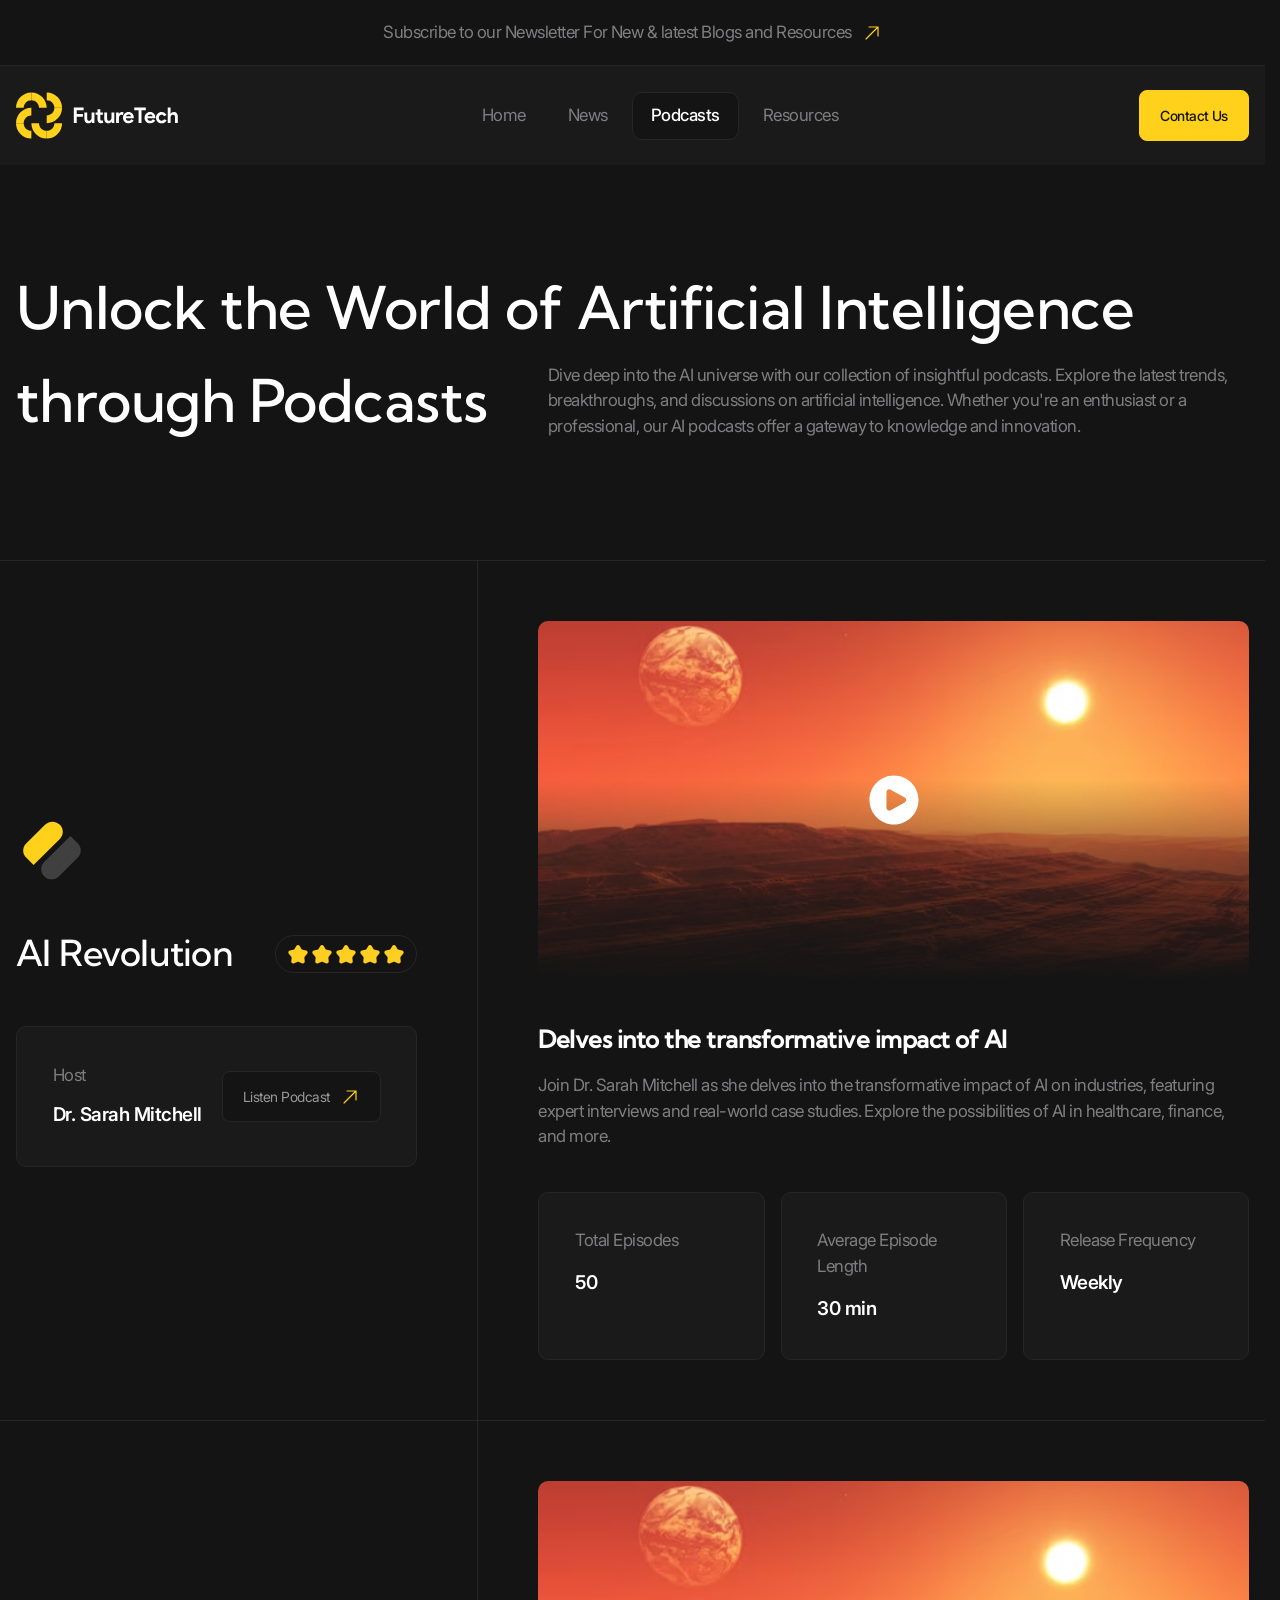
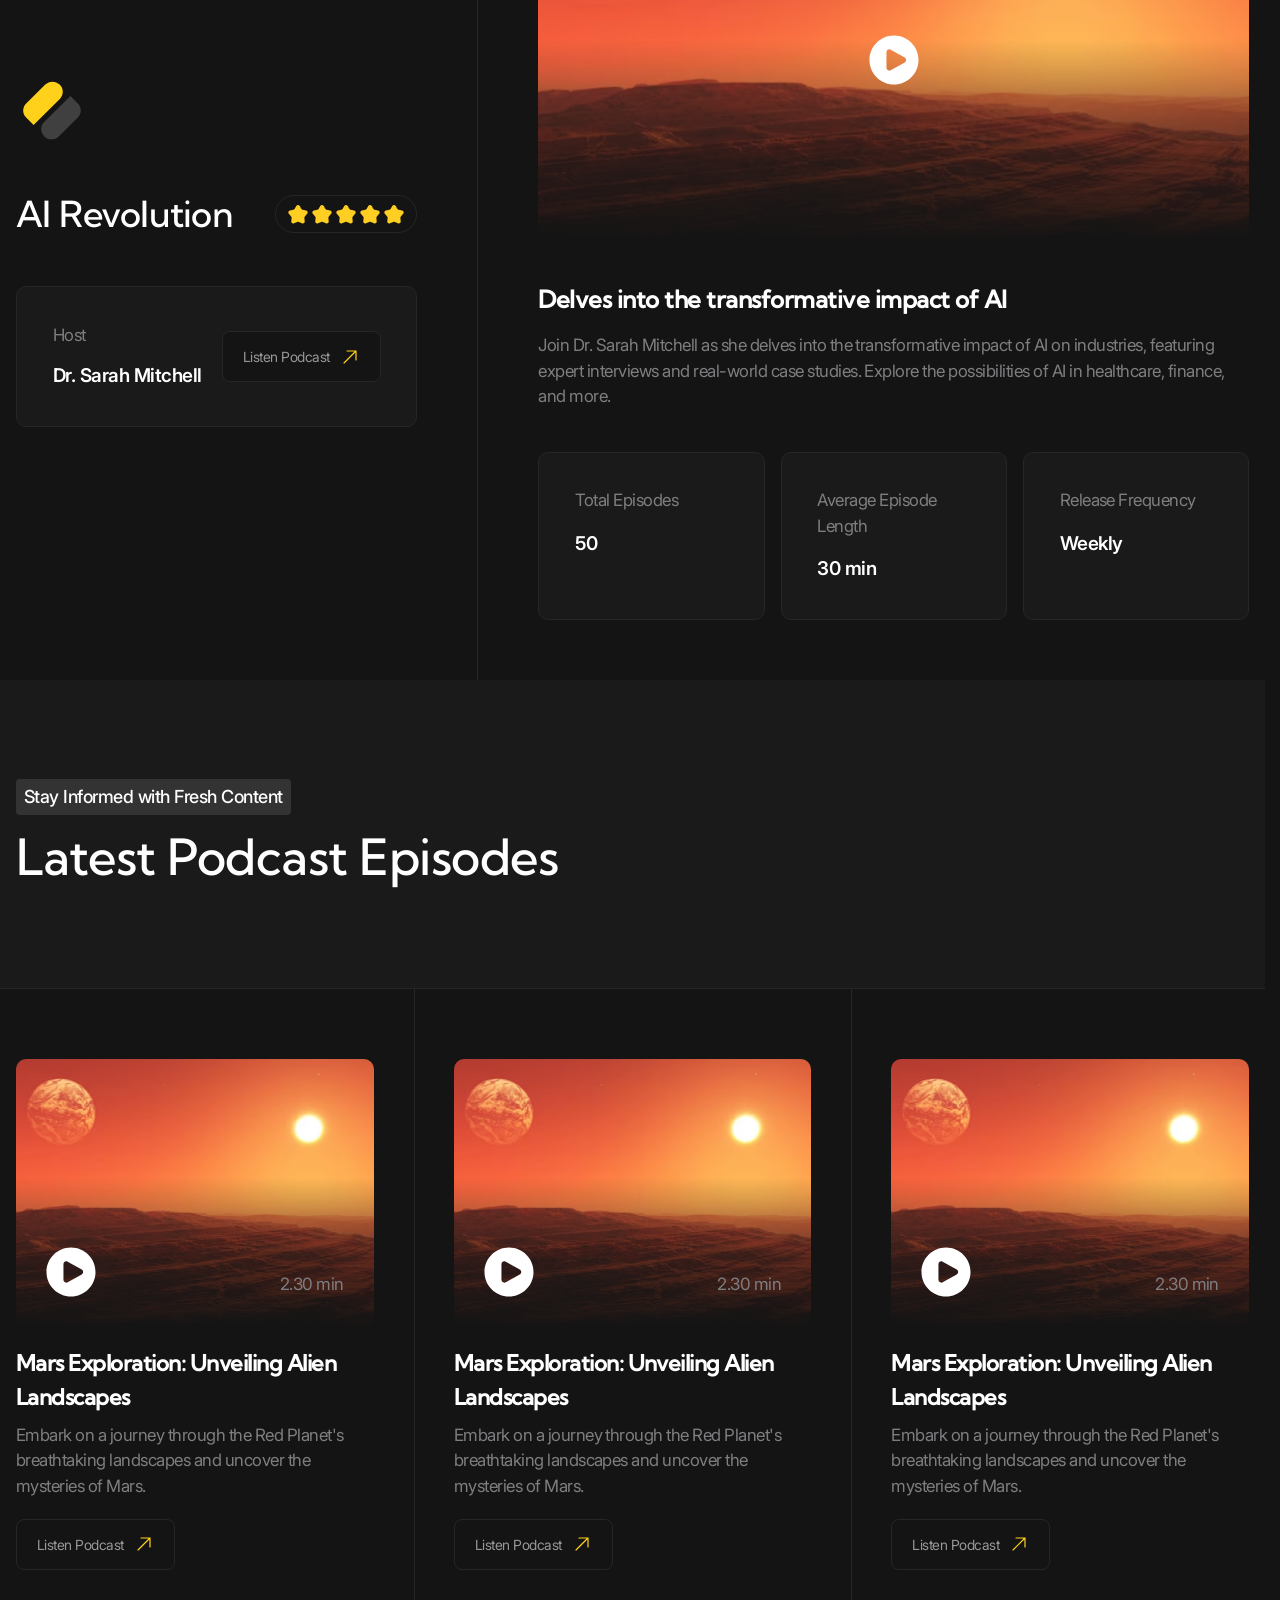
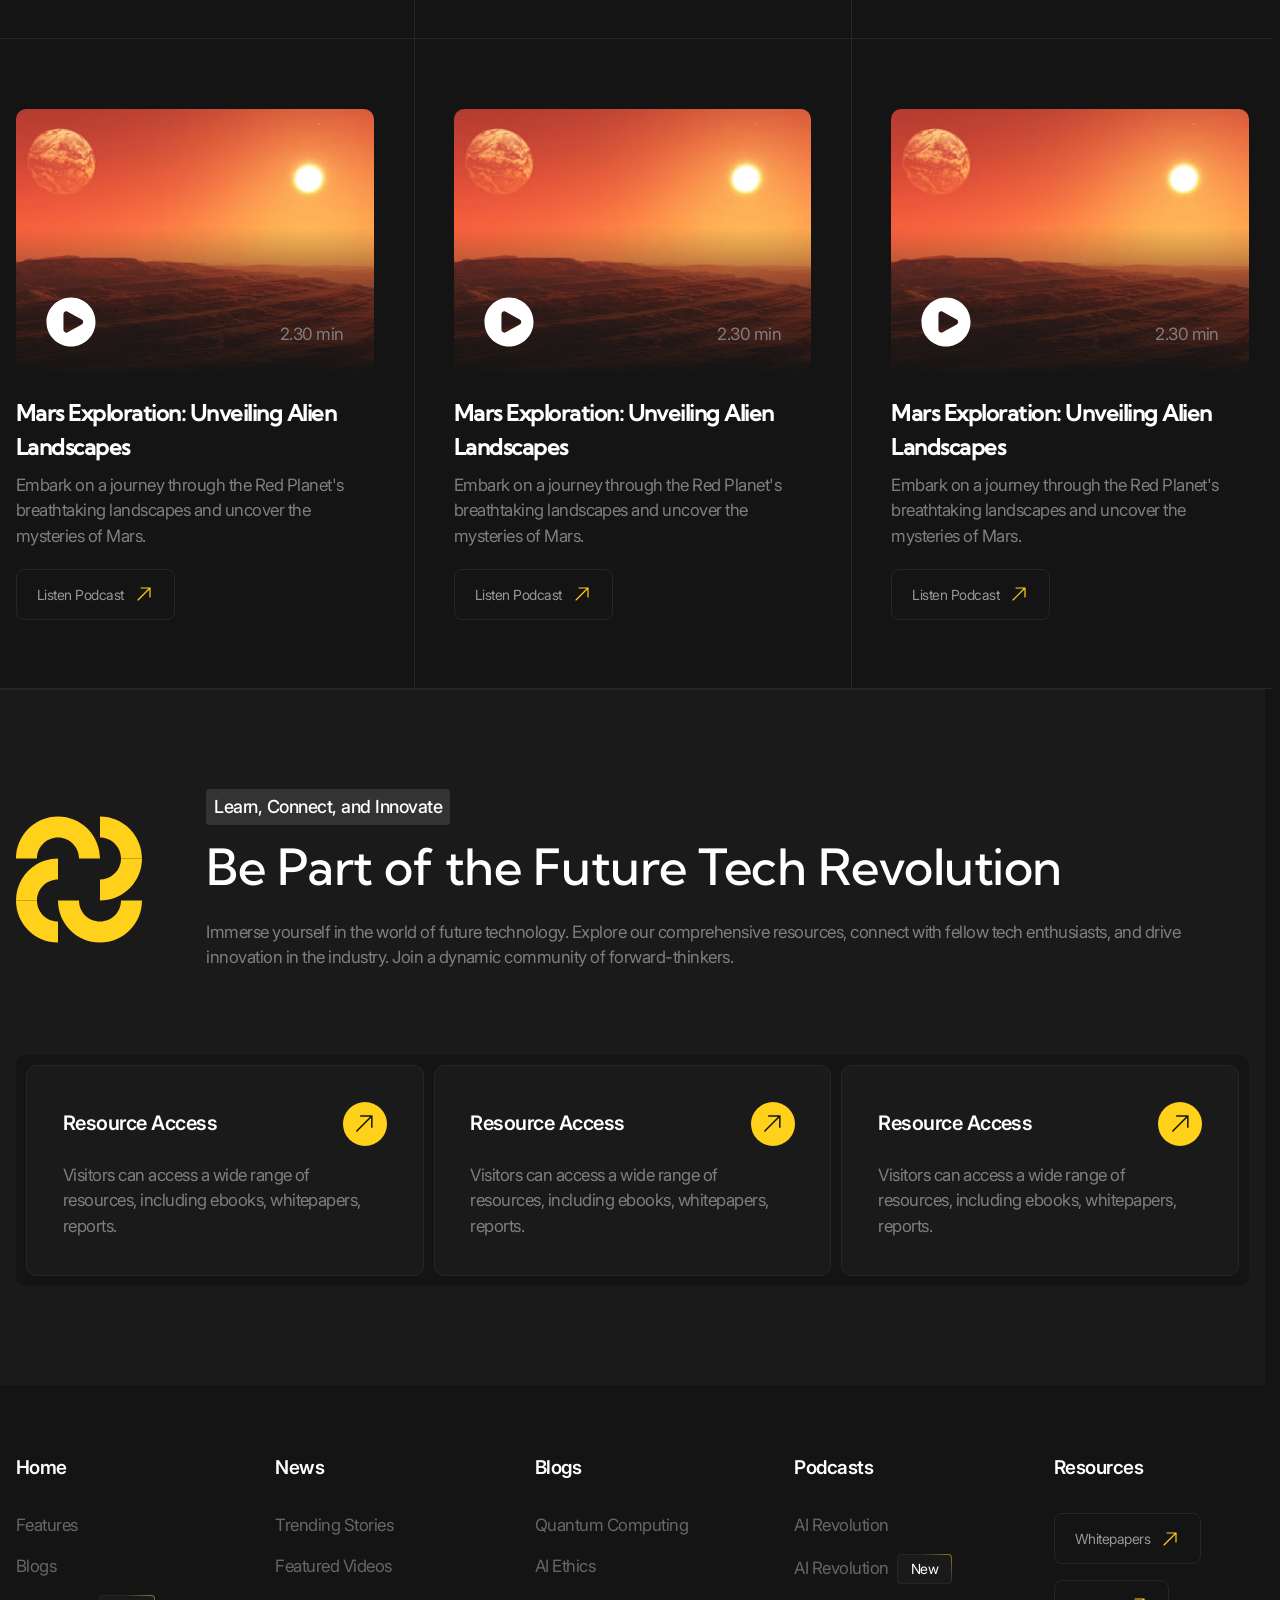
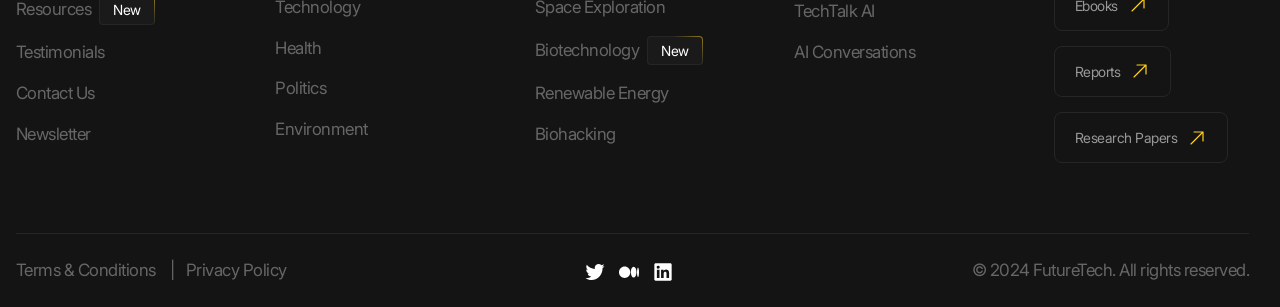
<file: podcasts.html>
<!doctype html>
<html lang="en">
<head>
  <meta charset="UTF-8">
  <meta name="viewport"
        content="width=device-width, user-scalable=no, initial-scale=1.0, maximum-scale=1.0, minimum-scale=1.0">
  <meta http-equiv="X-UA-Compatible" content="ie=edge">
  <title>Future Tech | Podcasts</title>
  <link rel="stylesheet" href="./styles/main.css" />
  <script src="./scripts/bundle.js" defer></script>
</head>
<body>
  <header class="header" data-js-header>
    <div class="header__promo">
      <div class="header__promo-inner container">
        <a class="header__promo-link" href="/">
          <span class="icon icon--yellow-arrow">Subscribe to our Newsletter For New & latest Blogs and Resources</span>
        </a>
      </div>
    </div>
    <div class="header__body">
      <div class="header__body-inner container">
        <a
          class="header__logo logo"
          href="/"
          aria-label="Home"
          title="Home"
        >
          <img
            class="logo__image"
            src="./images/logo.svg"
            alt=""
            width="179" height="50"
          />
        </a>
        <div class="header__overlay" data-js-header-overlay>
          <nav class="header__menu">
            <ul class="header__menu-list">
              <li class="header__menu-item">
                <a class="header__menu-link" href="./index.html">Home</a>
              </li>
              <li class="header__menu-item">
                <a class="header__menu-link" href="./news.html">News</a>
              </li>
              <li class="header__menu-item">
                <a class="header__menu-link is-active" href="./podcasts.html">Podcasts</a>
              </li>
              <li class="header__menu-item">
                <a class="header__menu-link" href="./resources.html">Resources</a>
              </li>
            </ul>
          </nav>
          <a class="header__contact-us-link button button--accent" href="./contacts.html">
            Contact Us
          </a>
        </div>
        <button
          class="header__burger-button burger-button visible-mobile"
          type="button"
          aria-label="Open menu"
          title="Open menu"
          data-js-header-burger-button
        >
          <span class="burger-button__line"></span>
          <span class="burger-button__line"></span>
          <span class="burger-button__line"></span>
        </button>
      </div>
    </div>
  </header>

  <main>
    <section class="hero-alt" aria-labelledby="podcasts-title">
      <header class="hero-alt__header">
        <div class="hero-alt__header-inner container">
          <h1 class="hero-alt__title" id="podcasts-title">
            Unlock the World of Artificial Intelligence <span class="hero-alt__title-hidden-part">through Podcasts</span>
          </h1>
          <p class="hero-alt__subtitle h1 hidden-mobile" aria-hidden="true">
            through Podcasts
          </p>
          <p class="hero-alt__description">Dive deep into the AI universe with our collection of insightful podcasts. Explore the latest trends, breakthroughs, and discussions on artificial intelligence. Whether you're an enthusiast or a professional, our AI podcasts offer a gateway to knowledge and innovation.</p>
        </div>
      </header>
      <div class="hero-alt__body">
        <ul class="list">
          <li class="list__item">
            <div class="card container">
              <div class="card__preview">
                <div class="card__preview-main">
                  <img
                    class="card__preview-icon"
                    src="./images/podcasts/icon-1.svg"
                    alt=""
                    width="80" height="80" loading="lazy"
                  />
                  <div class="card__preview-info">
                    <h2 class="card__preview-title h3">AI Revolution</h2>
                    <div
                      class="card__rating-view rating-view"
                      aria-label="Rating 5 star"
                      title="Rating 5 star"
                    >
                      <div class="rating-view__star is-active"></div>
                      <div class="rating-view__star is-active"></div>
                      <div class="rating-view__star is-active"></div>
                      <div class="rating-view__star is-active"></div>
                      <div class="rating-view__star is-active"></div>
                    </div>
                  </div>
                </div>
                <div class="card__preview-extra">
                  <div class="card__cell tile">
                    <h3 class="card__cell-subtitle">Host</h3>
                    <p class="card__cell-description h6">Dr. Sarah Mitchell</p>
                    <a class="card__cell-link button" href="/">
                      <span class="icon icon--yellow-arrow">Listen Podcast</span>
                    </a>
                  </div>
                </div>
              </div>
              <div class="card__body">
                <div class="card__grid card__grid--3-cols">
                  <div class="card__cell card__cell--wide">
                    <div class="video-player" data-js-video-player>
                      <video
                        class="video-player__video"
                        src="./videos/example.mp4"
                        width="917" height="412"
                        poster="./images/videos/poster-1.jpg"
                        data-js-video-player-video
                      ></video>
                      <div
                        class="video-player__panel video-player__panel--center is-active"
                        data-js-video-player-panel
                      >
                        <button
                          class="video-player__play-button"
                          type="button"
                          aria-label="Play video"
                          title="Play video"
                          data-js-video-player-play-button
                        >
                          <svg width="58" height="58" viewBox="0 0 58 58" fill="none" xmlns="http://www.w3.org/2000/svg">
                            <path fill-rule="evenodd" clip-rule="evenodd" d="M0.5625 29C0.5625 13.2944 13.2944 0.5625 29 0.5625C44.7056 0.5625 57.4375 13.2944 57.4375 29C57.4375 44.7056 44.7056 57.4375 29 57.4375C13.2944 57.4375 0.5625 44.7056 0.5625 29ZM41.4663 26.1318C43.7167 27.382 43.7167 30.6183 41.4663 31.8685L25.1248 40.9471C22.9377 42.1621 20.25 40.5807 20.25 38.0788V19.9215C20.25 17.4196 22.9377 15.8381 25.1248 17.0531L41.4663 26.1318Z" fill="white"/>
                          </svg>
                        </button>
                      </div>
                    </div>
                  </div>
                  <div class="card__cell card__cell--wide">
                    <h3 class="card__cell-title h4">Delves into the transformative impact of AI</h3>
                    <p class="card__cell-description">Join Dr. Sarah Mitchell as she delves into the transformative impact of AI on industries, featuring expert interviews and real-world case studies. Explore the possibilities of AI in healthcare, finance, and more.</p>
                  </div>
                  <div class="card__cell tile">
                    <p class="card__cell-title">Total Episodes</p>
                    <p class="card__cell-description h6">50</p>
                  </div>
                  <div class="card__cell tile">
                    <p class="card__cell-title">Average Episode Length</p>
                    <p class="card__cell-description h6">30 min</p>
                  </div>
                  <div class="card__cell tile">
                    <p class="card__cell-title">Release Frequency</p>
                    <p class="card__cell-description h6">Weekly</p>
                  </div>
                </div>
              </div>
            </div>
          </li>
          <li class="list__item">
            <div class="card container">
              <div class="card__preview">
                <div class="card__preview-main">
                  <img
                    class="card__preview-icon"
                    src="./images/podcasts/icon-1.svg"
                    alt=""
                    width="80" height="80" loading="lazy"
                  />
                  <div class="card__preview-info">
                    <h2 class="card__preview-title h3">AI Revolution</h2>
                    <div
                      class="card__rating-view rating-view"
                      aria-label="Rating 5 star"
                      title="Rating 5 star"
                    >
                      <div class="rating-view__star is-active"></div>
                      <div class="rating-view__star is-active"></div>
                      <div class="rating-view__star is-active"></div>
                      <div class="rating-view__star is-active"></div>
                      <div class="rating-view__star is-active"></div>
                    </div>
                  </div>
                </div>
                <div class="card__preview-extra">
                  <div class="card__cell tile">
                    <h3 class="card__cell-subtitle">Host</h3>
                    <p class="card__cell-description h6">Dr. Sarah Mitchell</p>
                    <a class="card__cell-link button" href="/">
                      <span class="icon icon--yellow-arrow">Listen Podcast</span>
                    </a>
                  </div>
                </div>
              </div>
              <div class="card__body">
                <div class="card__grid card__grid--3-cols">
                  <div class="card__cell card__cell--wide">
                    <div class="video-player" data-js-video-player>
                      <video
                        class="video-player__video"
                        src="./videos/example.mp4"
                        width="917" height="412"
                        poster="./images/videos/poster-1.jpg"
                        data-js-video-player-video
                      ></video>
                      <div
                        class="video-player__panel video-player__panel--center is-active"
                        data-js-video-player-panel
                      >
                        <button
                          class="video-player__play-button"
                          type="button"
                          aria-label="Play video"
                          title="Play video"
                          data-js-video-player-play-button
                        >
                          <svg width="58" height="58" viewBox="0 0 58 58" fill="none" xmlns="http://www.w3.org/2000/svg">
                            <path fill-rule="evenodd" clip-rule="evenodd" d="M0.5625 29C0.5625 13.2944 13.2944 0.5625 29 0.5625C44.7056 0.5625 57.4375 13.2944 57.4375 29C57.4375 44.7056 44.7056 57.4375 29 57.4375C13.2944 57.4375 0.5625 44.7056 0.5625 29ZM41.4663 26.1318C43.7167 27.382 43.7167 30.6183 41.4663 31.8685L25.1248 40.9471C22.9377 42.1621 20.25 40.5807 20.25 38.0788V19.9215C20.25 17.4196 22.9377 15.8381 25.1248 17.0531L41.4663 26.1318Z" fill="white"/>
                          </svg>
                        </button>
                      </div>
                    </div>
                  </div>
                  <div class="card__cell card__cell--wide">
                    <h3 class="card__cell-title h4">Delves into the transformative impact of AI</h3>
                    <p class="card__cell-description">Join Dr. Sarah Mitchell as she delves into the transformative impact of AI on industries, featuring expert interviews and real-world case studies. Explore the possibilities of AI in healthcare, finance, and more.</p>
                  </div>
                  <div class="card__cell tile">
                    <p class="card__cell-title">Total Episodes</p>
                    <p class="card__cell-description h6">50</p>
                  </div>
                  <div class="card__cell tile">
                    <p class="card__cell-title">Average Episode Length</p>
                    <p class="card__cell-description h6">30 min</p>
                  </div>
                  <div class="card__cell tile">
                    <p class="card__cell-title">Release Frequency</p>
                    <p class="card__cell-description h6">Weekly</p>
                  </div>
                </div>
              </div>
            </div>
          </li>
        </ul>
      </div>
    </section>

    <section class="section" aria-labelledby="podcasts-videos-title">
      <header class="section__header">
        <div class="section__header-inner container">
          <div class="section__header-info">
            <p class="section__subtitle tag">Stay Informed with Fresh Content</p>
            <h2 class="section__title" id="podcasts-videos-title">Latest Podcast Episodes</h2>
          </div>
        </div>
      </header>
      <div class="section__body">
        <ul class="bordered-grid bordered-grid--3-cols container">
          <li class="bordered-grid__item">
            <div class="video-card">
              <div class="video-card__player video-player" data-js-video-player>
                <video
                  class="video-player__video video-player__video--small"
                  src="./videos/example.mp4"
                  width="470" height="390"
                  poster="./images/videos/poster-1.jpg"
                  data-js-video-player-video
                ></video>
                <div class="video-player__panel is-active" data-js-video-player-panel>
                  <button
                    class="video-player__play-button"
                    type="button"
                    aria-label="Play video"
                    title="Play video"
                    data-js-video-player-play-button
                  >
                    <svg width="58" height="58" viewBox="0 0 58 58" fill="none" xmlns="http://www.w3.org/2000/svg">
                      <path fill-rule="evenodd" clip-rule="evenodd" d="M0.5625 29C0.5625 13.2944 13.2944 0.5625 29 0.5625C44.7056 0.5625 57.4375 13.2944 57.4375 29C57.4375 44.7056 44.7056 57.4375 29 57.4375C13.2944 57.4375 0.5625 44.7056 0.5625 29ZM41.4663 26.1318C43.7167 27.382 43.7167 30.6183 41.4663 31.8685L25.1248 40.9471C22.9377 42.1621 20.25 40.5807 20.25 38.0788V19.9215C20.25 17.4196 22.9377 15.8381 25.1248 17.0531L41.4663 26.1318Z" fill="white"/>
                    </svg>
                  </button>
                  <div class="video-player__duration">2.30 min</div>
                </div>
              </div>
              <div class="video-card__body">
                <h3 class="video-card__title h5">Mars Exploration: Unveiling Alien Landscapes</h3>
                <div class="video-card__description">
                  <p>Embark on a journey through the Red Planet's breathtaking landscapes and uncover the mysteries of Mars.</p>
                </div>
              </div>
              <a class="video-card__link button" href="/">
                <span class="icon icon--yellow-arrow">Listen Podcast</span>
              </a>
            </div>
          </li>
          <li class="bordered-grid__item">
            <div class="video-card">
              <div class="video-card__player video-player" data-js-video-player>
                <video
                  class="video-player__video video-player__video--small"
                  src="./videos/example.mp4"
                  width="470" height="390"
                  poster="./images/videos/poster-1.jpg"
                  data-js-video-player-video
                ></video>
                <div class="video-player__panel is-active" data-js-video-player-panel>
                  <button
                    class="video-player__play-button"
                    type="button"
                    aria-label="Play video"
                    title="Play video"
                    data-js-video-player-play-button
                  >
                    <svg width="58" height="58" viewBox="0 0 58 58" fill="none" xmlns="http://www.w3.org/2000/svg">
                      <path fill-rule="evenodd" clip-rule="evenodd" d="M0.5625 29C0.5625 13.2944 13.2944 0.5625 29 0.5625C44.7056 0.5625 57.4375 13.2944 57.4375 29C57.4375 44.7056 44.7056 57.4375 29 57.4375C13.2944 57.4375 0.5625 44.7056 0.5625 29ZM41.4663 26.1318C43.7167 27.382 43.7167 30.6183 41.4663 31.8685L25.1248 40.9471C22.9377 42.1621 20.25 40.5807 20.25 38.0788V19.9215C20.25 17.4196 22.9377 15.8381 25.1248 17.0531L41.4663 26.1318Z" fill="white"/>
                    </svg>
                  </button>
                  <div class="video-player__duration">2.30 min</div>
                </div>
              </div>
              <div class="video-card__body">
                <h3 class="video-card__title h5">Mars Exploration: Unveiling Alien Landscapes</h3>
                <div class="video-card__description">
                  <p>Embark on a journey through the Red Planet's breathtaking landscapes and uncover the mysteries of Mars.</p>
                </div>
              </div>
              <a class="video-card__link button" href="/">
                <span class="icon icon--yellow-arrow">Listen Podcast</span>
              </a>
            </div>
          </li>
          <li class="bordered-grid__item">
            <div class="video-card">
              <div class="video-card__player video-player" data-js-video-player>
                <video
                  class="video-player__video video-player__video--small"
                  src="./videos/example.mp4"
                  width="470" height="390"
                  poster="./images/videos/poster-1.jpg"
                  data-js-video-player-video
                ></video>
                <div class="video-player__panel is-active" data-js-video-player-panel>
                  <button
                    class="video-player__play-button"
                    type="button"
                    aria-label="Play video"
                    title="Play video"
                    data-js-video-player-play-button
                  >
                    <svg width="58" height="58" viewBox="0 0 58 58" fill="none" xmlns="http://www.w3.org/2000/svg">
                      <path fill-rule="evenodd" clip-rule="evenodd" d="M0.5625 29C0.5625 13.2944 13.2944 0.5625 29 0.5625C44.7056 0.5625 57.4375 13.2944 57.4375 29C57.4375 44.7056 44.7056 57.4375 29 57.4375C13.2944 57.4375 0.5625 44.7056 0.5625 29ZM41.4663 26.1318C43.7167 27.382 43.7167 30.6183 41.4663 31.8685L25.1248 40.9471C22.9377 42.1621 20.25 40.5807 20.25 38.0788V19.9215C20.25 17.4196 22.9377 15.8381 25.1248 17.0531L41.4663 26.1318Z" fill="white"/>
                    </svg>
                  </button>
                  <div class="video-player__duration">2.30 min</div>
                </div>
              </div>
              <div class="video-card__body">
                <h3 class="video-card__title h5">Mars Exploration: Unveiling Alien Landscapes</h3>
                <div class="video-card__description">
                  <p>Embark on a journey through the Red Planet's breathtaking landscapes and uncover the mysteries of Mars.</p>
                </div>
              </div>
              <a class="video-card__link button" href="/">
                <span class="icon icon--yellow-arrow">Listen Podcast</span>
              </a>
            </div>
          </li>
          <li class="bordered-grid__item">
            <div class="video-card">
              <div class="video-card__player video-player" data-js-video-player>
                <video
                  class="video-player__video video-player__video--small"
                  src="./videos/example.mp4"
                  width="470" height="390"
                  poster="./images/videos/poster-1.jpg"
                  data-js-video-player-video
                ></video>
                <div class="video-player__panel is-active" data-js-video-player-panel>
                  <button
                    class="video-player__play-button"
                    type="button"
                    aria-label="Play video"
                    title="Play video"
                    data-js-video-player-play-button
                  >
                    <svg width="58" height="58" viewBox="0 0 58 58" fill="none" xmlns="http://www.w3.org/2000/svg">
                      <path fill-rule="evenodd" clip-rule="evenodd" d="M0.5625 29C0.5625 13.2944 13.2944 0.5625 29 0.5625C44.7056 0.5625 57.4375 13.2944 57.4375 29C57.4375 44.7056 44.7056 57.4375 29 57.4375C13.2944 57.4375 0.5625 44.7056 0.5625 29ZM41.4663 26.1318C43.7167 27.382 43.7167 30.6183 41.4663 31.8685L25.1248 40.9471C22.9377 42.1621 20.25 40.5807 20.25 38.0788V19.9215C20.25 17.4196 22.9377 15.8381 25.1248 17.0531L41.4663 26.1318Z" fill="white"/>
                    </svg>
                  </button>
                  <div class="video-player__duration">2.30 min</div>
                </div>
              </div>
              <div class="video-card__body">
                <h3 class="video-card__title h5">Mars Exploration: Unveiling Alien Landscapes</h3>
                <div class="video-card__description">
                  <p>Embark on a journey through the Red Planet's breathtaking landscapes and uncover the mysteries of Mars.</p>
                </div>
              </div>
              <a class="video-card__link button" href="/">
                <span class="icon icon--yellow-arrow">Listen Podcast</span>
              </a>
            </div>
          </li>
          <li class="bordered-grid__item">
            <div class="video-card">
              <div class="video-card__player video-player" data-js-video-player>
                <video
                  class="video-player__video video-player__video--small"
                  src="./videos/example.mp4"
                  width="470" height="390"
                  poster="./images/videos/poster-1.jpg"
                  data-js-video-player-video
                ></video>
                <div class="video-player__panel is-active" data-js-video-player-panel>
                  <button
                    class="video-player__play-button"
                    type="button"
                    aria-label="Play video"
                    title="Play video"
                    data-js-video-player-play-button
                  >
                    <svg width="58" height="58" viewBox="0 0 58 58" fill="none" xmlns="http://www.w3.org/2000/svg">
                      <path fill-rule="evenodd" clip-rule="evenodd" d="M0.5625 29C0.5625 13.2944 13.2944 0.5625 29 0.5625C44.7056 0.5625 57.4375 13.2944 57.4375 29C57.4375 44.7056 44.7056 57.4375 29 57.4375C13.2944 57.4375 0.5625 44.7056 0.5625 29ZM41.4663 26.1318C43.7167 27.382 43.7167 30.6183 41.4663 31.8685L25.1248 40.9471C22.9377 42.1621 20.25 40.5807 20.25 38.0788V19.9215C20.25 17.4196 22.9377 15.8381 25.1248 17.0531L41.4663 26.1318Z" fill="white"/>
                    </svg>
                  </button>
                  <div class="video-player__duration">2.30 min</div>
                </div>
              </div>
              <div class="video-card__body">
                <h3 class="video-card__title h5">Mars Exploration: Unveiling Alien Landscapes</h3>
                <div class="video-card__description">
                  <p>Embark on a journey through the Red Planet's breathtaking landscapes and uncover the mysteries of Mars.</p>
                </div>
              </div>
              <a class="video-card__link button" href="/">
                <span class="icon icon--yellow-arrow">Listen Podcast</span>
              </a>
            </div>
          </li>
          <li class="bordered-grid__item">
            <div class="video-card">
              <div class="video-card__player video-player" data-js-video-player>
                <video
                  class="video-player__video video-player__video--small"
                  src="./videos/example.mp4"
                  width="470" height="390"
                  poster="./images/videos/poster-1.jpg"
                  data-js-video-player-video
                ></video>
                <div class="video-player__panel is-active" data-js-video-player-panel>
                  <button
                    class="video-player__play-button"
                    type="button"
                    aria-label="Play video"
                    title="Play video"
                    data-js-video-player-play-button
                  >
                    <svg width="58" height="58" viewBox="0 0 58 58" fill="none" xmlns="http://www.w3.org/2000/svg">
                      <path fill-rule="evenodd" clip-rule="evenodd" d="M0.5625 29C0.5625 13.2944 13.2944 0.5625 29 0.5625C44.7056 0.5625 57.4375 13.2944 57.4375 29C57.4375 44.7056 44.7056 57.4375 29 57.4375C13.2944 57.4375 0.5625 44.7056 0.5625 29ZM41.4663 26.1318C43.7167 27.382 43.7167 30.6183 41.4663 31.8685L25.1248 40.9471C22.9377 42.1621 20.25 40.5807 20.25 38.0788V19.9215C20.25 17.4196 22.9377 15.8381 25.1248 17.0531L41.4663 26.1318Z" fill="white"/>
                    </svg>
                  </button>
                  <div class="video-player__duration">2.30 min</div>
                </div>
              </div>
              <div class="video-card__body">
                <h3 class="video-card__title h5">Mars Exploration: Unveiling Alien Landscapes</h3>
                <div class="video-card__description">
                  <p>Embark on a journey through the Red Planet's breathtaking landscapes and uncover the mysteries of Mars.</p>
                </div>
              </div>
              <a class="video-card__link button" href="/">
                <span class="icon icon--yellow-arrow">Listen Podcast</span>
              </a>
            </div>
          </li>
        </ul>
      </div>
    </section>

    <section class="about" aria-labelledby="about-title">
      <div class="about__inner container">
        <header class="about__header">
          <img
            class="about__icon"
            src="./images/about/icon.svg"
            alt=""
            width="150" height="150" loading="lazy"
          />
          <div class="about__info">
            <p class="about__subtitle tag">Learn, Connect, and Innovate</p>
            <h2 class="about__title" id="about-title">Be Part of the Future Tech Revolution</h2>
          </div>
          <div class="about__description">
            <p>Immerse yourself in the world of future technology. Explore our comprehensive resources, connect with fellow tech enthusiasts, and drive innovation in the industry. Join a dynamic community of forward-thinkers.</p>
          </div>
        </header>
        <ul class="about__list">
          <li class="about__item">
            <a class="about-card tile" href="/">
              <h3 class="about-card__title circle-icon">Resource Access</h3>
              <div class="about-card__description">
                <p>Visitors can access a wide range of resources, including ebooks, whitepapers, reports.</p>
              </div>
            </a>
          </li>
          <li class="about__item">
            <a class="about-card tile" href="/">
              <h3 class="about-card__title circle-icon">Resource Access</h3>
              <div class="about-card__description">
                <p>Visitors can access a wide range of resources, including ebooks, whitepapers, reports.</p>
              </div>
            </a>
          </li>
          <li class="about__item">
            <a class="about-card tile" href="/">
              <h3 class="about-card__title circle-icon">Resource Access</h3>
              <div class="about-card__description">
                <p>Visitors can access a wide range of resources, including ebooks, whitepapers, reports.</p>
              </div>
            </a>
          </li>
        </ul>
      </div>
    </section>
  </main>

  <footer class="footer">
    <div class="footer__inner container">
      <div class="footer__body">
        <nav class="footer__menu">
          <div class="footer__menu-column">
            <a class="footer__menu-main-link h6" href="/">Home</a>
            <ul class="footer__menu-list">
              <li class="footer__menu-item">
                <a class="footer__menu-link" href="/">Features</a>
              </li>
              <li class="footer__menu-item">
                <a class="footer__menu-link" href="/">Blogs</a>
              </li>
              <li class="footer__menu-item">
                <a class="footer__menu-link" href="/">Resources</a>
                <span class="badge">New</span>
              </li>
              <li class="footer__menu-item">
                <a class="footer__menu-link" href="/">Testimonials</a>
              </li>
              <li class="footer__menu-item">
                <a class="footer__menu-link" href="/">Contact Us</a>
              </li>
              <li class="footer__menu-item">
                <a class="footer__menu-link" href="/">Newsletter</a>
              </li>
            </ul>
          </div>
          <div class="footer__menu-column">
            <a class="footer__menu-main-link h6" href="/">News</a>
            <ul class="footer__menu-list">
              <li class="footer__menu-item">
                <a class="footer__menu-link" href="/">Trending Stories</a>
              </li>
              <li class="footer__menu-item">
                <a class="footer__menu-link" href="/">Featured Videos</a>
              </li>
              <li class="footer__menu-item">
                <a class="footer__menu-link" href="/">Technology</a>
              </li>
              <li class="footer__menu-item">
                <a class="footer__menu-link" href="/">Health</a>
              </li>
              <li class="footer__menu-item">
                <a class="footer__menu-link" href="/">Politics</a>
              </li>
              <li class="footer__menu-item">
                <a class="footer__menu-link" href="/">Environment</a>
              </li>
            </ul>
          </div>
          <div class="footer__menu-column">
            <a class="footer__menu-main-link h6" href="/">Blogs</a>
            <ul class="footer__menu-list">
              <li class="footer__menu-item">
                <a class="footer__menu-link" href="/">Quantum Computing</a>
              </li>
              <li class="footer__menu-item">
                <a class="footer__menu-link" href="/">AI Ethics</a>
              </li>
              <li class="footer__menu-item">
                <a class="footer__menu-link" href="/">Space Exploration</a>
              </li>
              <li class="footer__menu-item">
                <a class="footer__menu-link" href="/">Biotechnology</a>
                <span class="badge">New</span>
              </li>
              <li class="footer__menu-item">
                <a class="footer__menu-link" href="/">Renewable Energy</a>
              </li>
              <li class="footer__menu-item">
                <a class="footer__menu-link" href="/">Biohacking</a>
              </li>
            </ul>
          </div>
          <div class="footer__menu-column">
            <a class="footer__menu-main-link h6" href="/">Podcasts</a>
            <ul class="footer__menu-list">
              <li class="footer__menu-item">
                <a class="footer__menu-link" href="/">AI Revolution</a>
              </li>
              <li class="footer__menu-item">
                <a class="footer__menu-link" href="/">AI Revolution</a>
                <span class="badge">New</span>
              </li>
              <li class="footer__menu-item">
                <a class="footer__menu-link" href="/">TechTalk AI</a>
              </li>
              <li class="footer__menu-item">
                <a class="footer__menu-link" href="/">AI Conversations</a>
              </li>
            </ul>
          </div>
          <div class="footer__menu-column">
            <a class="footer__menu-main-link h6" href="/">Resources</a>
            <ul class="footer__menu-list">
              <li class="footer__menu-item">
                <a class="footer__menu-link button" href="/">
                  <span class="icon icon--yellow-arrow">Whitepapers</span>
                </a>
              </li>
              <li class="footer__menu-item">
                <a class="footer__menu-link button" href="/">
                  <span class="icon icon--yellow-arrow">Ebooks</span>
                </a>
              </li>
              <li class="footer__menu-item">
                <a class="footer__menu-link button" href="/">
                  <span class="icon icon--yellow-arrow">Reports</span>
                </a>
              </li>
              <li class="footer__menu-item">
                <a class="footer__menu-link button" href="/">
                  <span class="icon icon--yellow-arrow">Research Papers</span>
                </a>
              </li>
            </ul>
          </div>
        </nav>
      </div>
      <div class="footer__extra">
        <div class="footer__extra-menu">
          <ul class="footer__extra-menu-list">
            <li class="footer__extra-menu-item">
              <a class="footer__extra-menu-link" href="/">Terms & Conditions</a>
            </li>
            <li class="footer__extra-menu-item">
              <a class="footer__extra-menu-link" href="/">Privacy Policy</a>
            </li>
          </ul>
        </div>
        <div class="footer__soc1als soc1als">
          <ul class="soc1als__list">
            <li class="soc1als__item">
              <a
                class="soc1als__link"
                href="/"
                target="_blank"
                aria-label="Twitter"
                title="Twitter"
              >
                <svg width="24" height="24" viewBox="0 0 24 24" fill="none" xmlns="http://www.w3.org/2000/svg">
                  <path d="M21.0571 7.18114C21.0664 7.39235 21.0664 7.59395 21.0664 7.80515C21.0756 14.2084 16.3712 21.6004 7.76793 21.6004C5.23048 21.6004 2.73933 20.842 0.600098 19.4212C0.970528 19.4692 1.34096 19.4884 1.71139 19.4884C3.81358 19.4884 5.86021 18.7588 7.51789 17.4052C5.51756 17.3668 3.75802 16.0132 3.14681 14.0356C3.85063 14.1796 4.57296 14.1508 5.25826 13.9492C3.08198 13.5076 1.51691 11.5204 1.50765 9.20675C1.50765 9.18755 1.50765 9.16835 1.50765 9.14915C2.15591 9.52355 2.88751 9.73475 3.62837 9.75395C1.58174 8.33315 0.942746 5.50114 2.18369 3.28353C4.5637 6.31714 8.06427 8.15075 11.8241 8.35235C11.4445 6.67234 11.9631 4.90594 13.1762 3.71553C15.0561 1.88193 18.0196 1.97793 19.7977 3.92673C20.8441 3.71553 21.8535 3.31233 22.7704 2.74593C22.4185 3.86913 21.6869 4.81954 20.7145 5.42434C21.6406 5.30914 22.5481 5.04994 23.4001 4.66594C22.7704 5.64514 21.9739 6.48994 21.0571 7.18114Z" fill="white"/>
                </svg>
              </a>
            </li>
            <li class="soc1als__item">
              <a
                class="soc1als__link"
                href="/"
                target="_blank"
                aria-label="Medium"
                title="Medium"
              >
                <svg width="24" height="24" viewBox="0 0 24 24" fill="none" xmlns="http://www.w3.org/2000/svg">
                  <path d="M13.5374 12.2281C13.5374 15.9988 10.5069 19.0556 6.76883 19.0556C3.03073 19.0556 0 15.9981 0 12.2281C0 8.45806 3.0305 5.40039 6.76883 5.40039C10.5072 5.40039 13.5374 8.45737 13.5374 12.2281Z" fill="white"/>
                  <path d="M20.9627 12.2285C20.9627 15.7778 19.4474 18.6563 17.5783 18.6563C15.7091 18.6563 14.1938 15.7778 14.1938 12.2285C14.1938 8.67922 15.7089 5.80078 17.578 5.80078C19.4472 5.80078 20.9625 8.67829 20.9625 12.2285" fill="white"/>
                  <path d="M24 12.228C24 15.4073 23.4672 17.9862 22.8097 17.9862C22.1522 17.9862 21.6196 15.408 21.6196 12.228C21.6196 9.04797 22.1525 6.46973 22.8097 6.46973C23.467 6.46973 24 9.04774 24 12.228Z" fill="white"/>
                </svg>
              </a>
            </li>
            <li class="soc1als__item">
              <a
                class="soc1als__link"
                href="/"
                target="_blank"
                aria-label="LinkedIn"
                title="LinkedIn"
              >
                <svg width="24" height="24" viewBox="0 0 24 24" fill="none" xmlns="http://www.w3.org/2000/svg">
                  <path d="M20.8647 1.59961H3.13554C2.72832 1.59961 2.33777 1.76138 2.04982 2.04933C1.76187 2.33728 1.6001 2.72783 1.6001 3.13505V20.8642C1.6001 21.2714 1.76187 21.6619 2.04982 21.9499C2.33777 22.2378 2.72832 22.3996 3.13554 22.3996H20.8647C21.2719 22.3996 21.6624 22.2378 21.9504 21.9499C22.2383 21.6619 22.4001 21.2714 22.4001 20.8642V3.13505C22.4001 2.72783 22.2383 2.33728 21.9504 2.04933C21.6624 1.76138 21.2719 1.59961 20.8647 1.59961ZM7.79965 19.3186H4.67243V9.38516H7.79965V19.3186ZM6.23388 8.00861C5.87915 8.00661 5.53296 7.89958 5.239 7.70102C4.94504 7.50246 4.71649 7.22127 4.58219 6.89294C4.44789 6.56461 4.41386 6.20386 4.48439 5.8562C4.55492 5.50855 4.72686 5.18958 4.9785 4.93955C5.23014 4.68952 5.5502 4.51964 5.8983 4.45134C6.2464 4.38304 6.60693 4.41939 6.93439 4.5558C7.26185 4.6922 7.54156 4.92255 7.73823 5.21778C7.9349 5.51301 8.03971 5.85988 8.03943 6.21461C8.04278 6.45211 7.99827 6.68784 7.90857 6.90777C7.81887 7.1277 7.68582 7.32732 7.51733 7.49473C7.34884 7.66215 7.14837 7.79392 6.92787 7.88221C6.70736 7.97049 6.47134 8.01348 6.23388 8.00861ZM19.3263 19.3273H16.2005V13.9005C16.2005 12.3001 15.5202 11.8061 14.642 11.8061C13.7147 11.8061 12.8047 12.5052 12.8047 13.9409V19.3273H9.67743V9.39239H12.6848V10.7689H12.7252C13.0271 10.1579 14.0844 9.11361 15.6979 9.11361C17.4428 9.11361 19.3278 10.1493 19.3278 13.1826L19.3263 19.3273Z" fill="white"/>
                </svg>
              </a>
            </li>
          </ul>
        </div>
        <p class="footer__copyright">© <time datetime="2024">2024</time> FutureTech. All rights reserved.</p>
      </div>
    </div>
  </footer>
</body>
</html>
</file>
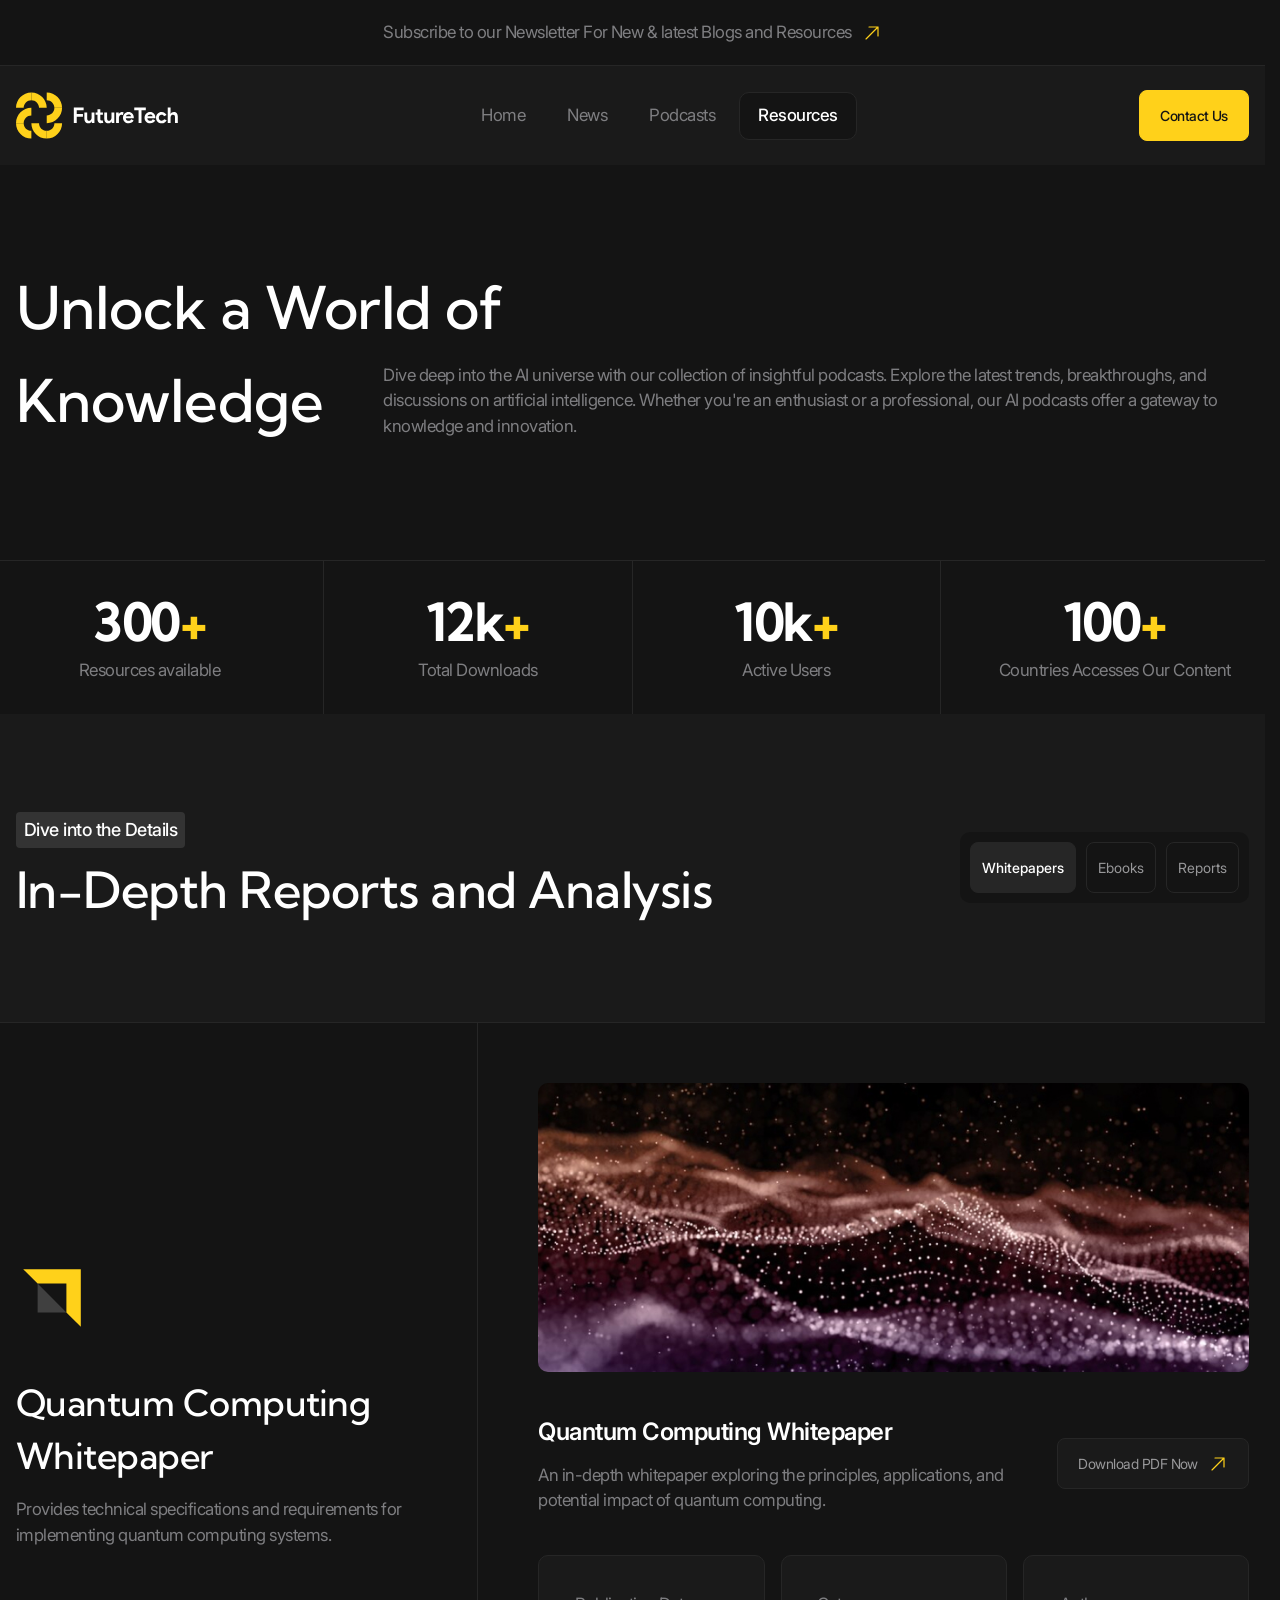
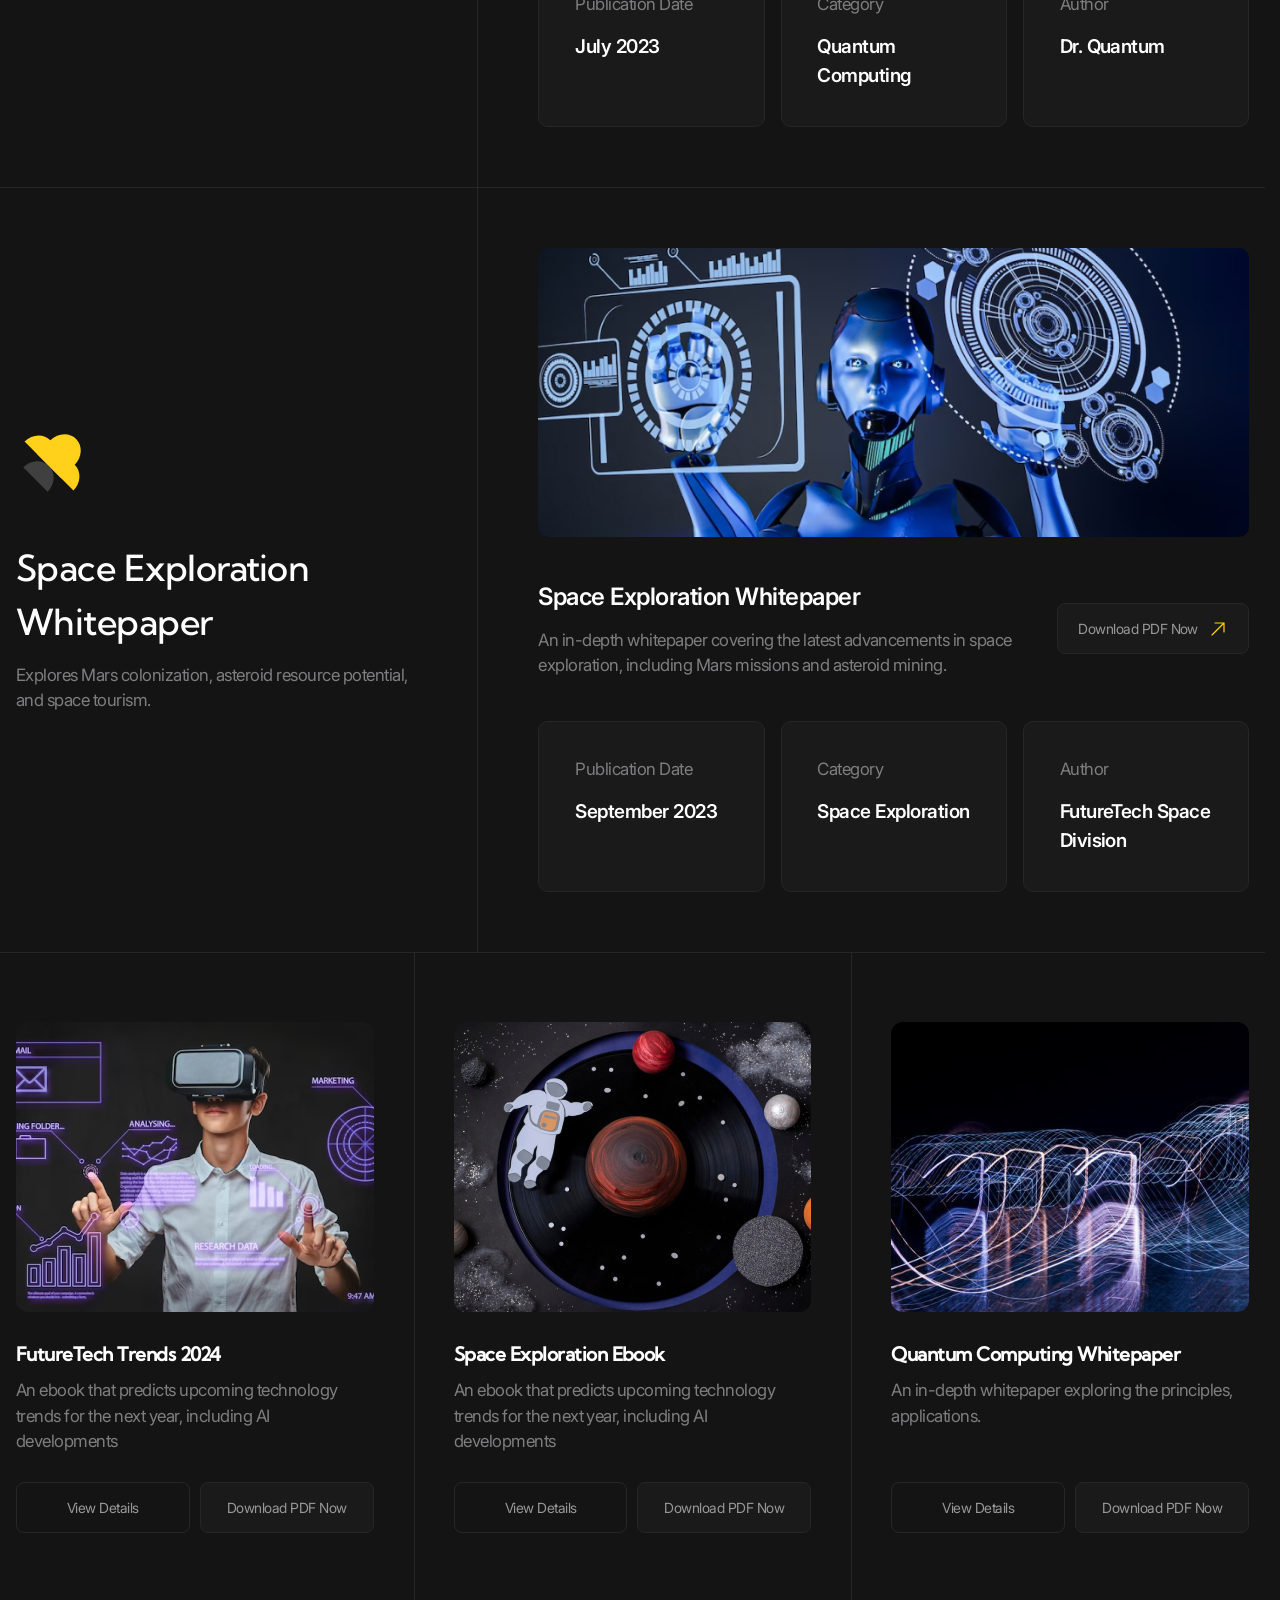
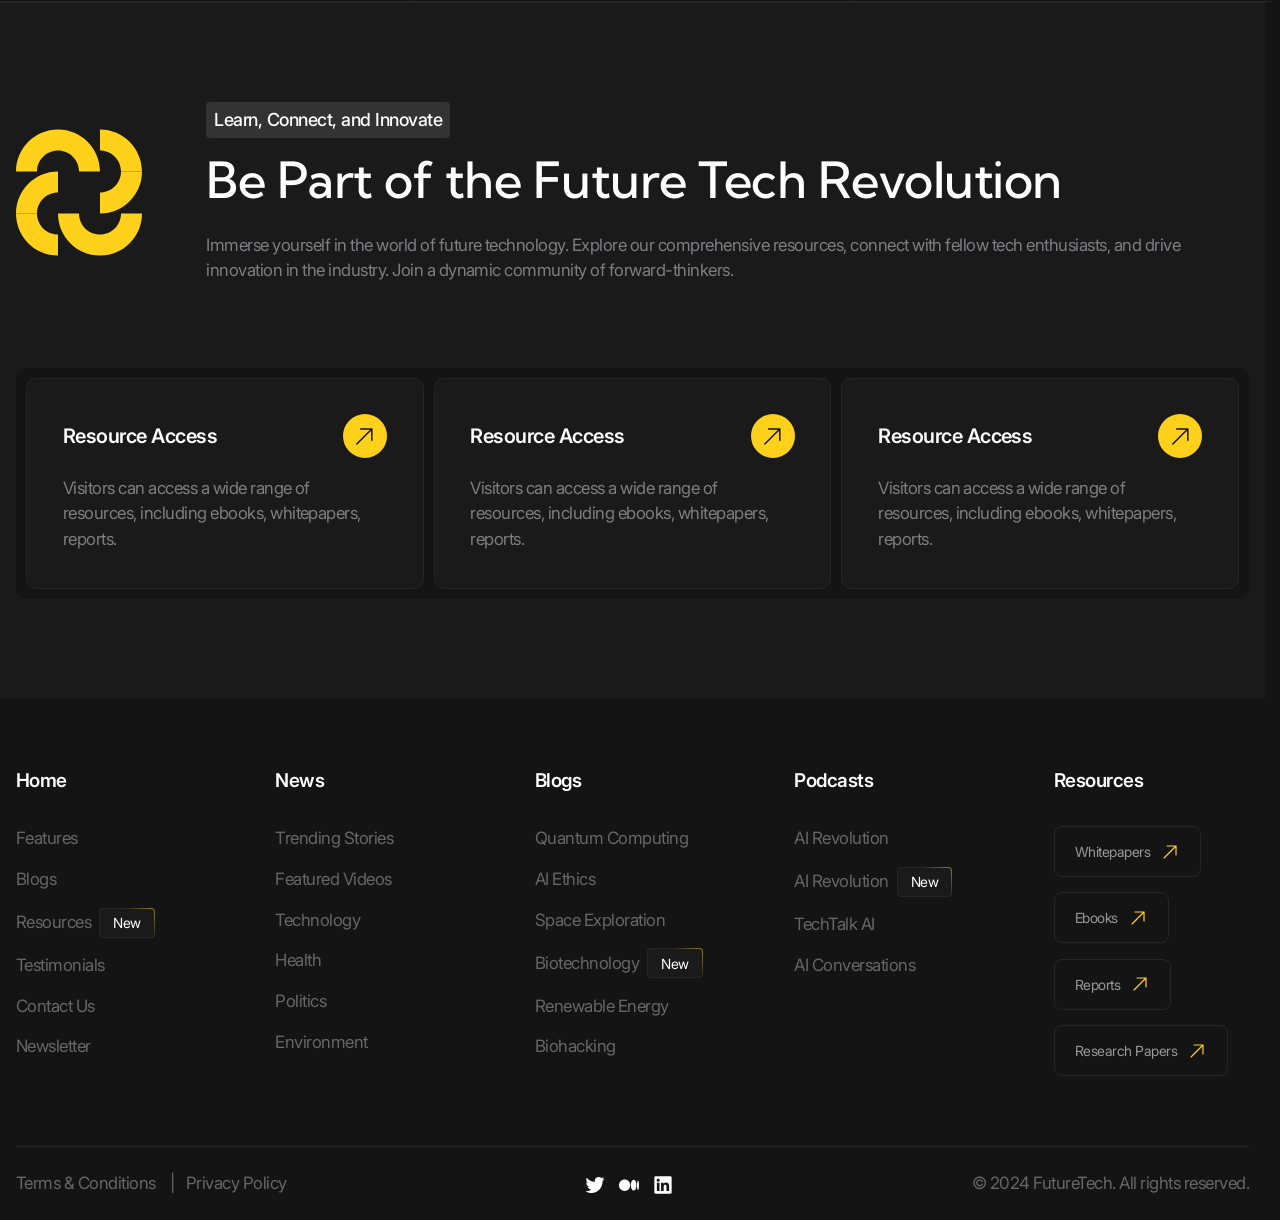
<file: resources.html>
<!doctype html>
<html lang="en">
<head>
  <meta charset="UTF-8">
  <meta name="viewport"
        content="width=device-width, user-scalable=no, initial-scale=1.0, maximum-scale=1.0, minimum-scale=1.0">
  <meta http-equiv="X-UA-Compatible" content="ie=edge">
  <title>Future Tech | Resources</title>
  <link rel="stylesheet" href="./styles/main.css" />
  <script src="./scripts/bundle.js" defer></script>
</head>
<body>
  <header class="header" data-js-header>
    <div class="header__promo">
      <div class="header__promo-inner container">
        <a class="header__promo-link" href="/">
          <span class="icon icon--yellow-arrow">Subscribe to our Newsletter For New & latest Blogs and Resources</span>
        </a>
      </div>
    </div>
    <div class="header__body">
      <div class="header__body-inner container">
        <a
          class="header__logo logo"
          href="/"
          aria-label="Home"
          title="Home"
        >
          <img
            class="logo__image"
            src="./images/logo.svg"
            alt=""
            width="179" height="50"
          />
        </a>
        <div class="header__overlay" data-js-header-overlay>
          <nav class="header__menu">
            <ul class="header__menu-list">
              <li class="header__menu-item">
                <a class="header__menu-link" href="./index.html">Home</a>
              </li>
              <li class="header__menu-item">
                <a class="header__menu-link" href="./news.html">News</a>
              </li>
              <li class="header__menu-item">
                <a class="header__menu-link" href="./podcasts.html">Podcasts</a>
              </li>
              <li class="header__menu-item">
                <a class="header__menu-link is-active" href="./resources.html">Resources</a>
              </li>
            </ul>
          </nav>
          <a class="header__contact-us-link button button--accent" href="./contacts.html">
            Contact Us
          </a>
        </div>
        <button
          class="header__burger-button burger-button visible-mobile"
          type="button"
          aria-label="Open menu"
          title="Open menu"
          data-js-header-burger-button
        >
          <span class="burger-button__line"></span>
          <span class="burger-button__line"></span>
          <span class="burger-button__line"></span>
        </button>
      </div>
    </div>
  </header>

  <main>
    <section class="hero-alt" aria-labelledby="resources-title">
      <header class="hero-alt__header">
        <div class="hero-alt__header-inner container">
          <h1 class="hero-alt__title" id="resources-title">
            Unlock a World of <span class="hero-alt__title-hidden-part">Knowledge</span>
          </h1>
          <p class="hero-alt__subtitle h1 hidden-mobile" aria-hidden="true">
            Knowledge
          </p>
          <p class="hero-alt__description">Dive deep into the AI universe with our collection of insightful podcasts. Explore the latest trends, breakthroughs, and discussions on artificial intelligence. Whether you're an enthusiast or a professional, our AI podcasts offer a gateway to knowledge and innovation.</p>
        </div>
      </header>
      <div class="hero-alt__body">
        <div class="metrics metrics--4-cols container">
          <dl class="metrics__list">
            <div class="metrics__item">
              <dt class="metrics__key">Resources available</dt>
              <dd class="metrics__value h2">300<span class="metrics__sign">+</span></dd>
            </div>
            <div class="metrics__item">
              <dt class="metrics__key">Total Downloads</dt>
              <dd class="metrics__value h2">12k<span class="metrics__sign">+</span></dd>
            </div>
            <div class="metrics__item">
              <dt class="metrics__key">Active Users</dt>
              <dd class="metrics__value h2">10k<span class="metrics__sign">+</span></dd>
            </div>
            <div class="metrics__item">
              <dt class="metrics__key">Countries Accesses Our Content </dt>
              <dd class="metrics__value h2">100<span class="metrics__sign">+</span></dd>
            </div>
          </dl>
        </div>
      </div>
    </section>

    <section
      class="section tabs"
      aria-labelledby="reports-title"
      data-js-tabs
    >
      <header class="section__header">
        <div class="section__header-inner container">
          <div class="section__header-info">
            <p class="section__subtitle tag">Dive into the Details</p>
            <h2 class="section__title" id="reports-title">In-Depth Reports and Analysis</h2>
          </div>
          <div class="section__actions">
            <div
              class="tabs__buttons tabs__buttons--compact"
              role="tablist"
              aria-labelledby="reports-title"
            >
              <button
                class="tabs__button is-active"
                id="tab-1"
                type="button"
                role="tab"
                aria-controls="tabpanel-1"
                data-js-tabs-button
                aria-selected="true"
              >
                Whitepapers
              </button>
              <button
                class="tabs__button"
                id="tab-2"
                type="button"
                role="tab"
                aria-controls="tabpanel-2"
                data-js-tabs-button
                aria-selected="false"
                tabindex="-1"
              >
                Ebooks
              </button>
              <button
                class="tabs__button"
                id="tab-3"
                type="button"
                role="tab"
                aria-controls="tabpanel-3"
                data-js-tabs-button
                aria-selected="false"
                tabindex="-1"
              >
                Reports
              </button>
            </div>
          </div>
        </div>
      </header>
      <div class="section__body">
        <div class="tabs__body">
          <div
            class="tabs__content is-active"
            id="tabpanel-1"
            aria-labelledby="tab-1"
            tabindex="0"
            data-js-tabs-content
          >
            <ul class="list">
              <li class="list__item">
                <div class="card container">
                  <div class="card__preview">
                    <div class="card__preview-main">
                      <img
                        class="card__preview-icon"
                        src="./images/reports/icon-1.svg"
                        alt=""
                        width="80" height="80" loading="lazy"
                      />
                      <div class="card__preview-info">
                        <h3 class="card__preview-title">Quantum Computing Whitepaper</h3>
                        <div class="card__preview-description">
                          <p>Provides technical specifications and requirements for implementing quantum computing systems.</p>
                        </div>
                      </div>
                    </div>
                  </div>
                  <div class="card__body">
                    <div class="card__grid card__grid--3-cols-alt">
                      <div class="card__cell card__cell--wide">
                        <img
                          class="card__cell-image"
                          src="./images/reports/details-1.jpg"
                          alt=""
                          width="917" height="332" loading="lazy"
                        />
                      </div>
                      <div class="card__cell card__cell--wide">
                        <h4 class="card__cell-title">Quantum Computing Whitepaper</h4>
                        <p class="card__cell-description">An in-depth whitepaper exploring the principles, applications, and potential impact of quantum computing.</p>
                        <a class="card__cell-link button button--dark-gray" href="/" download>
                          <span class="icon icon--yellow-arrow">Download PDF Now</span>
                        </a>
                      </div>
                      <div class="card__cell tile">
                        <p class="card__cell-title">Publication Date</p>
                        <p class="card__cell-description h6"><time datetime="2023-07">July 2023</time></p>
                      </div>
                      <div class="card__cell tile">
                        <p class="card__cell-title">Category</p>
                        <p class="card__cell-description h6">Quantum Computing</p>
                      </div>
                      <div class="card__cell tile card__cell--wide-on-mobile-s">
                        <p class="card__cell-title">Author</p>
                        <p class="card__cell-description h6">Dr. Quantum</p>
                      </div>
                    </div>
                  </div>
                </div>
              </li>
              <li class="list__item">
                <div class="card container">
                  <div class="card__preview">
                    <div class="card__preview-main">
                      <img
                        class="card__preview-icon"
                        src="./images/reports/icon-2.svg"
                        alt=""
                        width="80" height="80" loading="lazy"
                      />
                      <div class="card__preview-info">
                        <h3 class="card__preview-title">Space Exploration Whitepaper</h3>
                        <div class="card__preview-description">
                          <p>Explores Mars colonization, asteroid resource potential, and space tourism.</p>
                        </div>
                      </div>
                    </div>
                  </div>
                  <div class="card__body">
                    <div class="card__grid card__grid--3-cols-alt">
                      <div class="card__cell card__cell--wide">
                        <img
                          class="card__cell-image"
                          src="./images/reports/details-2.jpg"
                          alt=""
                          width="917" height="332" loading="lazy"
                        />
                      </div>
                      <div class="card__cell card__cell--wide">
                        <h4 class="card__cell-title">Space Exploration Whitepaper</h4>
                        <p class="card__cell-description">An in-depth whitepaper covering the latest advancements in space exploration, including Mars missions and asteroid mining.</p>
                        <a class="card__cell-link button button--dark-gray" href="/" download>
                          <span class="icon icon--yellow-arrow">Download PDF Now</span>
                        </a>
                      </div>
                      <div class="card__cell tile">
                        <p class="card__cell-title">Publication Date</p>
                        <p class="card__cell-description h6"><time datetime="2023-09">September 2023</time></p>
                      </div>
                      <div class="card__cell tile">
                        <p class="card__cell-title">Category</p>
                        <p class="card__cell-description h6">Space Exploration</p>
                      </div>
                      <div class="card__cell tile card__cell--wide-on-mobile-s">
                        <p class="card__cell-title">Author</p>
                        <p class="card__cell-description h6">FutureTech Space Division</p>
                      </div>
                    </div>
                  </div>
                </div>
              </li>
            </ul>
            <ul class="bordered-grid bordered-grid--3-cols container">
              <li class="bordered-grid__item">
                <div class="report-card">
                  <img
                    class="report-card__image"
                    src="./images/reports/card-1.jpg"
                    alt=""
                    width="470" height="290" loading="lazy"
                  />
                  <div class="report-card__body">
                    <h3 class="report-card__title h6">FutureTech Trends 2024</h3>
                    <div class="report-card__description">
                      <p>An ebook that predicts upcoming technology trends for the next year, including AI developments</p>
                    </div>
                  </div>
                  <div class="report-card__actions">
                    <a class="report-card__details-link button" href="/">
                      View Details
                    </a>
                    <a class="report-card__download-link button button--dark-gray" href="/" download>
                      Download PDF Now
                    </a>
                  </div>
                </div>
              </li>
              <li class="bordered-grid__item">
                <div class="report-card">
                  <img
                    class="report-card__image"
                    src="./images/reports/card-2.jpg"
                    alt=""
                    width="470" height="290" loading="lazy"
                  />
                  <div class="report-card__body">
                    <h3 class="report-card__title h6">Space Exploration Ebook</h3>
                    <div class="report-card__description">
                      <p>An ebook that predicts upcoming technology trends for the next year, including AI developments</p>
                    </div>
                  </div>
                  <div class="report-card__actions">
                    <a class="report-card__details-link button" href="/">
                      View Details
                    </a>
                    <a class="report-card__download-link button button--dark-gray" href="/" download>
                      Download PDF Now
                    </a>
                  </div>
                </div>
              </li>
              <li class="bordered-grid__item">
                <div class="report-card">
                  <img
                    class="report-card__image"
                    src="./images/reports/card-3.jpg"
                    alt=""
                    width="470" height="290" loading="lazy"
                  />
                  <div class="report-card__body">
                    <h3 class="report-card__title h6">Quantum Computing Whitepaper</h3>
                    <div class="report-card__description">
                      <p>An in-depth whitepaper exploring the principles, applications.</p>
                    </div>
                  </div>
                  <div class="report-card__actions">
                    <a class="report-card__details-link button" href="/">
                      View Details
                    </a>
                    <a class="report-card__download-link button button--dark-gray" href="/" download>
                      Download PDF Now
                    </a>
                  </div>
                </div>
              </li>
            </ul>
          </div>
          <div
            class="tabs__content"
            id="tabpanel-2"
            aria-labelledby="tab-2"
            tabindex="0"
            data-js-tabs-content
          >
            Lorem ipsum dolor sit amet, consectetur adipisicing elit. Impedit, pariatur?
          </div>
          <div
            class="tabs__content"
            id="tabpanel-3"
            aria-labelledby="tab-3"
            tabindex="0"
            data-js-tabs-content
          >
            Lorem ipsum dolor sit amet, consectetur adipisicing elit. Impedit, pariatur?
          </div>
        </div>
      </div>
    </section>

    <section class="about" aria-labelledby="about-title">
      <div class="about__inner container">
        <header class="about__header">
          <img
            class="about__icon"
            src="./images/about/icon.svg"
            alt=""
            width="150" height="150" loading="lazy"
          />
          <div class="about__info">
            <p class="about__subtitle tag">Learn, Connect, and Innovate</p>
            <h2 class="about__title" id="about-title">Be Part of the Future Tech Revolution</h2>
          </div>
          <div class="about__description">
            <p>Immerse yourself in the world of future technology. Explore our comprehensive resources, connect with fellow tech enthusiasts, and drive innovation in the industry. Join a dynamic community of forward-thinkers.</p>
          </div>
        </header>
        <ul class="about__list">
          <li class="about__item">
            <a class="about-card tile" href="/">
              <h3 class="about-card__title circle-icon">Resource Access</h3>
              <div class="about-card__description">
                <p>Visitors can access a wide range of resources, including ebooks, whitepapers, reports.</p>
              </div>
            </a>
          </li>
          <li class="about__item">
            <a class="about-card tile" href="/">
              <h3 class="about-card__title circle-icon">Resource Access</h3>
              <div class="about-card__description">
                <p>Visitors can access a wide range of resources, including ebooks, whitepapers, reports.</p>
              </div>
            </a>
          </li>
          <li class="about__item">
            <a class="about-card tile" href="/">
              <h3 class="about-card__title circle-icon">Resource Access</h3>
              <div class="about-card__description">
                <p>Visitors can access a wide range of resources, including ebooks, whitepapers, reports.</p>
              </div>
            </a>
          </li>
        </ul>
      </div>
    </section>
  </main>

  <footer class="footer">
    <div class="footer__inner container">
      <div class="footer__body">
        <nav class="footer__menu">
          <div class="footer__menu-column">
            <a class="footer__menu-main-link h6" href="/">Home</a>
            <ul class="footer__menu-list">
              <li class="footer__menu-item">
                <a class="footer__menu-link" href="/">Features</a>
              </li>
              <li class="footer__menu-item">
                <a class="footer__menu-link" href="/">Blogs</a>
              </li>
              <li class="footer__menu-item">
                <a class="footer__menu-link" href="/">Resources</a>
                <span class="badge">New</span>
              </li>
              <li class="footer__menu-item">
                <a class="footer__menu-link" href="/">Testimonials</a>
              </li>
              <li class="footer__menu-item">
                <a class="footer__menu-link" href="/">Contact Us</a>
              </li>
              <li class="footer__menu-item">
                <a class="footer__menu-link" href="/">Newsletter</a>
              </li>
            </ul>
          </div>
          <div class="footer__menu-column">
            <a class="footer__menu-main-link h6" href="/">News</a>
            <ul class="footer__menu-list">
              <li class="footer__menu-item">
                <a class="footer__menu-link" href="/">Trending Stories</a>
              </li>
              <li class="footer__menu-item">
                <a class="footer__menu-link" href="/">Featured Videos</a>
              </li>
              <li class="footer__menu-item">
                <a class="footer__menu-link" href="/">Technology</a>
              </li>
              <li class="footer__menu-item">
                <a class="footer__menu-link" href="/">Health</a>
              </li>
              <li class="footer__menu-item">
                <a class="footer__menu-link" href="/">Politics</a>
              </li>
              <li class="footer__menu-item">
                <a class="footer__menu-link" href="/">Environment</a>
              </li>
            </ul>
          </div>
          <div class="footer__menu-column">
            <a class="footer__menu-main-link h6" href="/">Blogs</a>
            <ul class="footer__menu-list">
              <li class="footer__menu-item">
                <a class="footer__menu-link" href="/">Quantum Computing</a>
              </li>
              <li class="footer__menu-item">
                <a class="footer__menu-link" href="/">AI Ethics</a>
              </li>
              <li class="footer__menu-item">
                <a class="footer__menu-link" href="/">Space Exploration</a>
              </li>
              <li class="footer__menu-item">
                <a class="footer__menu-link" href="/">Biotechnology</a>
                <span class="badge">New</span>
              </li>
              <li class="footer__menu-item">
                <a class="footer__menu-link" href="/">Renewable Energy</a>
              </li>
              <li class="footer__menu-item">
                <a class="footer__menu-link" href="/">Biohacking</a>
              </li>
            </ul>
          </div>
          <div class="footer__menu-column">
            <a class="footer__menu-main-link h6" href="/">Podcasts</a>
            <ul class="footer__menu-list">
              <li class="footer__menu-item">
                <a class="footer__menu-link" href="/">AI Revolution</a>
              </li>
              <li class="footer__menu-item">
                <a class="footer__menu-link" href="/">AI Revolution</a>
                <span class="badge">New</span>
              </li>
              <li class="footer__menu-item">
                <a class="footer__menu-link" href="/">TechTalk AI</a>
              </li>
              <li class="footer__menu-item">
                <a class="footer__menu-link" href="/">AI Conversations</a>
              </li>
            </ul>
          </div>
          <div class="footer__menu-column">
            <a class="footer__menu-main-link h6" href="/">Resources</a>
            <ul class="footer__menu-list">
              <li class="footer__menu-item">
                <a class="footer__menu-link button" href="/">
                  <span class="icon icon--yellow-arrow">Whitepapers</span>
                </a>
              </li>
              <li class="footer__menu-item">
                <a class="footer__menu-link button" href="/">
                  <span class="icon icon--yellow-arrow">Ebooks</span>
                </a>
              </li>
              <li class="footer__menu-item">
                <a class="footer__menu-link button" href="/">
                  <span class="icon icon--yellow-arrow">Reports</span>
                </a>
              </li>
              <li class="footer__menu-item">
                <a class="footer__menu-link button" href="/">
                  <span class="icon icon--yellow-arrow">Research Papers</span>
                </a>
              </li>
            </ul>
          </div>
        </nav>
      </div>
      <div class="footer__extra">
        <div class="footer__extra-menu">
          <ul class="footer__extra-menu-list">
            <li class="footer__extra-menu-item">
              <a class="footer__extra-menu-link" href="/">Terms & Conditions</a>
            </li>
            <li class="footer__extra-menu-item">
              <a class="footer__extra-menu-link" href="/">Privacy Policy</a>
            </li>
          </ul>
        </div>
        <div class="footer__soc1als soc1als">
          <ul class="soc1als__list">
            <li class="soc1als__item">
              <a
                class="soc1als__link"
                href="/"
                target="_blank"
                aria-label="Twitter"
                title="Twitter"
              >
                <svg width="24" height="24" viewBox="0 0 24 24" fill="none" xmlns="http://www.w3.org/2000/svg">
                  <path d="M21.0571 7.18114C21.0664 7.39235 21.0664 7.59395 21.0664 7.80515C21.0756 14.2084 16.3712 21.6004 7.76793 21.6004C5.23048 21.6004 2.73933 20.842 0.600098 19.4212C0.970528 19.4692 1.34096 19.4884 1.71139 19.4884C3.81358 19.4884 5.86021 18.7588 7.51789 17.4052C5.51756 17.3668 3.75802 16.0132 3.14681 14.0356C3.85063 14.1796 4.57296 14.1508 5.25826 13.9492C3.08198 13.5076 1.51691 11.5204 1.50765 9.20675C1.50765 9.18755 1.50765 9.16835 1.50765 9.14915C2.15591 9.52355 2.88751 9.73475 3.62837 9.75395C1.58174 8.33315 0.942746 5.50114 2.18369 3.28353C4.5637 6.31714 8.06427 8.15075 11.8241 8.35235C11.4445 6.67234 11.9631 4.90594 13.1762 3.71553C15.0561 1.88193 18.0196 1.97793 19.7977 3.92673C20.8441 3.71553 21.8535 3.31233 22.7704 2.74593C22.4185 3.86913 21.6869 4.81954 20.7145 5.42434C21.6406 5.30914 22.5481 5.04994 23.4001 4.66594C22.7704 5.64514 21.9739 6.48994 21.0571 7.18114Z" fill="white"/>
                </svg>
              </a>
            </li>
            <li class="soc1als__item">
              <a
                class="soc1als__link"
                href="/"
                target="_blank"
                aria-label="Medium"
                title="Medium"
              >
                <svg width="24" height="24" viewBox="0 0 24 24" fill="none" xmlns="http://www.w3.org/2000/svg">
                  <path d="M13.5374 12.2281C13.5374 15.9988 10.5069 19.0556 6.76883 19.0556C3.03073 19.0556 0 15.9981 0 12.2281C0 8.45806 3.0305 5.40039 6.76883 5.40039C10.5072 5.40039 13.5374 8.45737 13.5374 12.2281Z" fill="white"/>
                  <path d="M20.9627 12.2285C20.9627 15.7778 19.4474 18.6563 17.5783 18.6563C15.7091 18.6563 14.1938 15.7778 14.1938 12.2285C14.1938 8.67922 15.7089 5.80078 17.578 5.80078C19.4472 5.80078 20.9625 8.67829 20.9625 12.2285" fill="white"/>
                  <path d="M24 12.228C24 15.4073 23.4672 17.9862 22.8097 17.9862C22.1522 17.9862 21.6196 15.408 21.6196 12.228C21.6196 9.04797 22.1525 6.46973 22.8097 6.46973C23.467 6.46973 24 9.04774 24 12.228Z" fill="white"/>
                </svg>
              </a>
            </li>
            <li class="soc1als__item">
              <a
                class="soc1als__link"
                href="/"
                target="_blank"
                aria-label="LinkedIn"
                title="LinkedIn"
              >
                <svg width="24" height="24" viewBox="0 0 24 24" fill="none" xmlns="http://www.w3.org/2000/svg">
                  <path d="M20.8647 1.59961H3.13554C2.72832 1.59961 2.33777 1.76138 2.04982 2.04933C1.76187 2.33728 1.6001 2.72783 1.6001 3.13505V20.8642C1.6001 21.2714 1.76187 21.6619 2.04982 21.9499C2.33777 22.2378 2.72832 22.3996 3.13554 22.3996H20.8647C21.2719 22.3996 21.6624 22.2378 21.9504 21.9499C22.2383 21.6619 22.4001 21.2714 22.4001 20.8642V3.13505C22.4001 2.72783 22.2383 2.33728 21.9504 2.04933C21.6624 1.76138 21.2719 1.59961 20.8647 1.59961ZM7.79965 19.3186H4.67243V9.38516H7.79965V19.3186ZM6.23388 8.00861C5.87915 8.00661 5.53296 7.89958 5.239 7.70102C4.94504 7.50246 4.71649 7.22127 4.58219 6.89294C4.44789 6.56461 4.41386 6.20386 4.48439 5.8562C4.55492 5.50855 4.72686 5.18958 4.9785 4.93955C5.23014 4.68952 5.5502 4.51964 5.8983 4.45134C6.2464 4.38304 6.60693 4.41939 6.93439 4.5558C7.26185 4.6922 7.54156 4.92255 7.73823 5.21778C7.9349 5.51301 8.03971 5.85988 8.03943 6.21461C8.04278 6.45211 7.99827 6.68784 7.90857 6.90777C7.81887 7.1277 7.68582 7.32732 7.51733 7.49473C7.34884 7.66215 7.14837 7.79392 6.92787 7.88221C6.70736 7.97049 6.47134 8.01348 6.23388 8.00861ZM19.3263 19.3273H16.2005V13.9005C16.2005 12.3001 15.5202 11.8061 14.642 11.8061C13.7147 11.8061 12.8047 12.5052 12.8047 13.9409V19.3273H9.67743V9.39239H12.6848V10.7689H12.7252C13.0271 10.1579 14.0844 9.11361 15.6979 9.11361C17.4428 9.11361 19.3278 10.1493 19.3278 13.1826L19.3263 19.3273Z" fill="white"/>
                </svg>
              </a>
            </li>
          </ul>
        </div>
        <p class="footer__copyright">© <time datetime="2024">2024</time> FutureTech. All rights reserved.</p>
      </div>
    </div>
  </footer>
</body>
</html>
</file>
<file: styles/main.css>
@charset "UTF-8";
/**
  Нормализация блочной модели
 */
*,
::before,
::after {
  box-sizing: border-box;
}

/**
  Убираем внутренние отступы слева тегам списков,
  у которых есть атрибут class
 */
:where(ul, ol):where([class]) {
  padding-left: 0;
}

/**
  Убираем внешние отступы body и двум другим тегам,
  у которых есть атрибут class
 */
body,
:where(blockquote, figure):where([class]) {
  margin: 0;
}

/**
  Убираем внешние отступы вертикали нужным тегам,
  у которых есть атрибут class
 */
:where(h1,
h2,
h3,
h4,
h5,
h6,
p,
ul,
ol,
dl):where([class]) {
  margin-block: 0;
}

:where(dd[class]) {
  margin-left: 0;
}

:where(fieldset[class]) {
  margin-left: 0;
  padding: 0;
  border: none;
}

/**
  Убираем стандартный маркер маркированному списку,
  у которого есть атрибут class
 */
:where(ul[class]) {
  list-style: none;
}

:where(address[class]) {
  font-style: normal;
}

/**
  Обнуляем вертикальные внешние отступы параграфа,
  объявляем локальную переменную для внешнего отступа вниз,
  чтобы избежать взаимодействие с более сложным селектором
 */
p {
  --paragraphMarginBottom: 24px;
  margin-block: 0;
}

/**
  Внешний отступ вниз для параграфа без атрибута class,
  который расположен не последним среди своих соседних элементов
 */
p:where(:not([class]):not(:last-child)) {
  margin-bottom: var(--paragraphMarginBottom);
}

/**
  Упрощаем работу с изображениями и видео
 */
img,
video {
  display: block;
  max-width: 100%;
  height: auto;
}

/**
  Наследуем свойства шрифт для полей ввода
 */
input,
textarea,
select,
button {
  font: inherit;
}

html {
  /**
    Пригодится в большинстве ситуаций
    (когда, например, нужно будет "прижать" футер к низу сайта)
   */
  height: 100%;
  /**
    Убираем скачок интерфейса по горизонтали
    при появлении / исчезновении скроллбара
   */
  scrollbar-gutter: stable;
}

/**
  Плавный скролл
 */
html,
:has(:target) {
  scroll-behavior: smooth;
}

body {
  /**
    Пригодится в большинстве ситуаций
    (когда, например, нужно будет "прижать" футер к низу сайта)
   */
  min-height: 100%;
  /**
    Унифицированный интерлиньяж
   */
  line-height: 1.5;
}

/**
  Нормализация высоты элемента ссылки при его инспектировании в DevTools
 */
a:where([class]) {
  display: inline-flex;
}

/**
  Курсор-рука при наведении на элемент
 */
button,
label {
  cursor: pointer;
}

/**
  Приводим к единому цвету svg-элементы
 */
[fill] {
  fill: currentColor;
}

[stroke] {
  stroke: currentColor;
}

/**
  Чиним баг задержки смены цвета при взаимодействии с svg-элементами
 */
svg * {
  transition-property: fill, stroke;
}

/**
  Удаляем все анимации и переходы для людей,
  которые предпочитают их не использовать
 */
@media (prefers-reduced-motion: reduce) {
  *,
  ::before,
  ::after {
    animation-duration: 0.01ms !important;
    animation-iteration-count: 1 !important;
    transition-duration: 0.01ms !important;
    scroll-behavior: auto !important;
  }
}
@font-face {
  font-family: "Kumbh Sans";
  src: url("../fonts/KumbhSans-Regular.woff2") format("woff2");
  font-weight: 400;
  font-style: normal;
  font-display: swap;
}
@font-face {
  font-family: "Kumbh Sans";
  src: url("../fonts/KumbhSans-Medium.woff2") format("woff2");
  font-weight: 500;
  font-style: normal;
  font-display: swap;
}
@font-face {
  font-family: "Inter";
  src: url("../fonts/Inter-Regular.woff2") format("woff2");
  font-weight: 400;
  font-style: normal;
  font-display: swap;
}
@font-face {
  font-family: "Inter";
  src: url("../fonts/Inter-Medium.woff2") format("woff2");
  font-weight: 500;
  font-style: normal;
  font-display: swap;
}
@font-face {
  font-family: "Inter";
  src: url("../fonts/Inter-SemiBold.woff2") format("woff2");
  font-weight: 600;
  font-style: normal;
  font-display: swap;
}
@font-face {
  font-family: "Inter";
  src: url("../fonts/Inter-Bold.woff2") format("woff2");
  font-weight: 700;
  font-style: normal;
  font-display: swap;
}
:root {
  --color-light: #FFFFFF;
  --color-dark: #141414;
  --color-dark-10: #1A1A1A;
  --color-dark-15: #262626;
  --color-dark-20: #333333;
  --color-dark-40: #666666;
  --color-gray-50: #7E7E81;
  --color-gray-60: #98989A;
  --color-accent: #FFD11A;
  --color-red: #FF5500;
  --gradient: linear-gradient(
    45deg,
    var(--color-dark-15) 64%,
    var(--color-accent) 136%
  );
  --border: 0.0625rem solid var(--color-dark-15);
  --shadow: 0 0 0 0.1875rem #191919;
  --font-family-base: "Inter", sans-serif;
  --font-family-accent: "Kumbh Sans", sans-serif;
  --container-width: 100rem;
  --container-padding-x: 1rem;
  --transition-duration: 0.2s;
  --100vw: calc(100vw - var(--scrollbar-width));
}
@media (width <= 90.06125rem) {
  :root {
    --container-width: 80rem;
  }
}

.container {
  max-width: calc(var(--container-width) + var(--container-padding-x) * 2);
  margin-inline: auto;
  padding-inline: var(--container-padding-x);
}

.visually-hidden {
  position: absolute !important;
  width: 1px !important;
  height: 1px !important;
  margin: -1px !important;
  border: 0 !important;
  padding: 0 !important;
  white-space: nowrap !important;
  clip-path: inset(100%) !important;
  clip: rect(0 0 0 0) !important;
  overflow: hidden !important;
}

@media (width <= 47.99875rem) {
  .hidden-mobile {
    display: none !important;
  }
}

@media (width > 47.99875rem) {
  .visible-mobile {
    display: none !important;
  }
}

.full-vw-line {
  position: relative;
}
.full-vw-line::before, .full-vw-line::after {
  position: absolute;
  width: calc((var(--100vw) - var(--container-width)) / 2);
  height: 0.0625rem;
  background-color: var(--color-dark-15);
}
.full-vw-line--top::before {
  content: "";
  bottom: 100%;
}
.full-vw-line--bottom::after {
  content: "";
  top: 100%;
}
.full-vw-line--left::before, .full-vw-line--left::after {
  right: 100%;
}
.full-vw-line--right::before, .full-vw-line--right::after {
  left: 100%;
}

.circle-icon {
  --circleSize: 3.25rem;
  --circleMarginLeft: 1.25rem;
  position: relative;
  min-height: var(--circleSize);
  padding-right: calc(var(--circleSize) + var(--circleMarginLeft));
}
@media (width <= 90.06125rem) {
  .circle-icon {
    --circleSize: 2.75rem;
    --circleMarginLeft: 0.875rem;
  }
}
@media (width <= 47.99875rem) {
  .circle-icon {
    --circleSize: 2.5rem;
  }
}
.circle-icon::after {
  width: var(--circleSize);
  height: var(--circleSize);
  position: absolute;
  top: 50%;
  translate: 0 -50%;
  content: "";
  right: 0;
  background: url("../icons/arrow-top-right_black.svg") center no-repeat var(--color-accent);
  border-radius: 50%;
}

html.is-lock {
  overflow: hidden;
}

body {
  font-size: clamp(0.875rem, 0.7944214876rem + 0.3305785124vw, 1.125rem);
  display: flex;
  flex-direction: column;
  font-family: var(--font-family-base);
  letter-spacing: -0.03em;
  color: var(--color-gray-50);
  background-color: var(--color-dark);
}

main {
  flex-grow: 1;
}

h1, .h1,
h2, .h2,
h3, .h3,
h4, .h4,
h5, .h5,
h6, .h6 {
  color: var(--color-light);
}

h1, .h1,
h2, .h2,
h3, .h3 {
  font-family: var(--font-family-accent);
  font-weight: 500;
}

h4, .h4,
h5, .h5,
h6, .h6 {
  font-weight: 600;
}

h1, .h1 {
  font-size: clamp(1.875rem, 1.069214876rem + 3.305785124vw, 4.375rem);
  line-height: 1.2;
}

h2, .h2 {
  font-size: clamp(1.75rem, 1.145661157rem + 2.479338843vw, 3.625rem);
  line-height: 1.3;
}

h3, .h3 {
  font-size: clamp(1.5rem, 1.1776859504rem + 1.3223140496vw, 2.5rem);
}

h4, .h4 {
  font-size: clamp(1.125rem, 0.9638429752rem + 0.6611570248vw, 1.625rem);
}

h5, .h5 {
  font-size: clamp(1.125rem, 1.0041322314rem + 0.4958677686vw, 1.5rem);
}

h6, .h6 {
  font-size: clamp(1rem, 0.9194214876rem + 0.3305785124vw, 1.25rem);
}

p {
  --paragraphMarginBottom: 1.5rem;
}

a,
button,
label,
input,
textarea,
select,
svg * {
  transition-duration: var(--transition-duration);
}

a {
  color: inherit;
}
@media (any-hover: hover) {
  a:hover {
    color: var(--color-accent);
  }
}
@media (any-hover: none) {
  a:active {
    color: var(--color-accent);
  }
}
a[class] {
  text-decoration: none;
}

:focus-visible {
  outline: 0.125rem dashed var(--color-light);
  outline-offset: 0.25rem;
  transition-duration: 0s !important;
}

a[aria-label],
button[aria-label] {
  position: relative;
}
a[aria-label]::before,
button[aria-label]::before {
  position: absolute;
  top: 50%;
  left: 50%;
  translate: -50% -50%;
  width: 2.75rem;
  height: 2.75rem;
  content: "";
}

.expandable-content {
  --initialMaxHeight: 31.25rem;
  position: relative;
  overflow-y: hidden;
}
.expandable-content.is-expanded::before,
.expandable-content.is-expanded .expandable-content__button {
  opacity: 0;
  visibility: hidden;
}
.expandable-content:not(.is-expanded) {
  max-height: var(--initialMaxHeight);
}
.expandable-content::before {
  content: "";
  position: absolute;
  bottom: 0;
  left: 0;
  width: 100%;
  height: 30%;
  background-image: linear-gradient(180deg, rgba(20, 20, 20, 0) 0%, #141414 77.38%);
  pointer-events: none;
  transition-duration: var(--transition-duration);
}
.expandable-content__button {
  position: absolute;
  left: 50%;
  translate: -50%;
  bottom: 4.25rem;
}

.icon {
  display: inline-flex;
  align-items: center;
  column-gap: 0.625rem;
}
.icon::after {
  --size: 1.5rem;
  width: var(--size);
  height: var(--size);
  content: "";
  flex-shrink: 0;
  background-position: center;
  background-size: contain;
  background-repeat: no-repeat;
}
@media (width <= 90.06125rem) {
  .icon::after {
    --size: 1.25rem;
  }
}
.icon--yellow-arrow::after {
  background-image: url("../icons/arrow-top-right_yellow.svg");
}
.icon--yellow-eye::after {
  background-image: url("../icons/eye_yellow.svg");
}
.icon--gray-arrow-down::after {
  background-image: url("../icons/arrow-down_gray.svg");
}

.logo {
  max-width: clamp(7.875rem, 6.8073347107rem + 4.3801652893vw, 11.1875rem);
}

.button {
  display: inline-flex;
  justify-content: center;
  min-width: 8.5625rem;
  padding: 1.125rem 1.5rem;
  font-size: 1.125rem;
  color: var(--color-gray-60);
  white-space: nowrap;
  background-color: var(--color-dark);
  border: var(--border);
  border-radius: 0.75rem;
}
@media (width <= 90.06125rem) {
  .button {
    min-width: 6.4375rem;
    padding: 0.875rem 1.25rem;
    font-size: 0.875rem;
    border-radius: 0.5rem;
  }
}
@media (any-hover: hover) {
  .button:hover {
    color: var(--color-accent);
    background-color: var(--color-dark-10);
    border-color: var(--color-accent);
  }
}
@media (any-hover: none) {
  .button:active {
    color: var(--color-accent);
    background-color: var(--color-dark-10);
    border-color: var(--color-accent);
  }
}
.button--accent {
  font-weight: 500;
  color: var(--color-dark);
  background-color: var(--color-accent);
  border-color: var(--color-accent);
  border-radius: 0.5rem;
}
.button--dark-gray {
  background-color: var(--color-dark-10);
}

.burger-button {
  width: 2.125rem;
  height: 2.125rem;
  display: inline-flex;
  flex-direction: column;
  justify-content: space-between;
  padding: 0.53125rem 0.265625rem;
  color: var(--color-light);
  background-color: transparent;
  border: none;
}
@media (any-hover: hover) {
  .burger-button:hover {
    color: var(--color-accent);
  }
}
@media (any-hover: none) {
  .burger-button:active {
    color: var(--color-accent);
  }
}
.burger-button.is-active .burger-button__line:first-child {
  rotate: 45deg;
  transform-origin: 0;
  translate: 0.25em -0.1em;
}
.burger-button.is-active .burger-button__line:nth-child(2) {
  rotate: -45deg;
}
.burger-button.is-active .burger-button__line:last-child {
  width: 0;
}
.burger-button__line {
  width: 100%;
  height: 0.125rem;
  background-color: currentColor;
  border-radius: 1rem;
  transition-duration: var(--transition-duration);
}
.burger-button__line:last-child {
  align-self: end;
  width: 55%;
}

.header {
  position: sticky;
  z-index: 100;
  top: 0;
  animation-name: scrolling-header;
  animation-fill-mode: both;
  animation-timeline: scroll();
  animation-range: 6.25rem 12.5rem;
}
@keyframes scrolling-header {
  to {
    box-shadow: 0 0 1rem 0 var(--color-dark-40);
  }
}
.header__promo {
  padding-block: 1.25rem;
  text-align: center;
  background-color: var(--color-dark);
  border-bottom: var(--border);
}
@media (width <= 47.99875rem) {
  .header__promo {
    padding-block: 0.875rem;
  }
}
@media (width <= 30.06125rem) {
  .header__promo {
    font-size: 0.75rem;
  }
}
@media (width <= 30.06125rem) {
  .header__promo-link .icon {
    column-gap: 0.3125rem;
  }
}
.header__body {
  padding-block: 1.5rem;
  background-color: var(--color-dark-10);
}
@media (width <= 47.99875rem) {
  .header__body {
    padding-block: 1.25rem;
  }
}
.header__body-inner {
  display: flex;
  justify-content: space-between;
  align-items: center;
  column-gap: 1rem;
}
@media (width > 47.99875rem) {
  .header__overlay {
    display: contents;
  }
}
@media (width <= 47.99875rem) {
  .header__overlay {
    position: fixed;
    inset: 0;
    display: flex;
    flex-direction: column;
    justify-content: center;
    row-gap: 3rem;
    padding: 1rem;
    background-color: var(--color-dark-10);
    transition-duration: var(--transition-duration);
  }
  .header__overlay:not(.is-active) {
    opacity: 0;
    visibility: hidden;
    translate: 100%;
  }
}
@media (width <= 47.99875rem) {
  .header__menu {
    overflow-y: auto;
  }
}
.header__menu-list {
  display: flex;
  align-items: center;
  column-gap: 1rem;
}
@media (width <= 90.06125rem) {
  .header__menu-list {
    column-gap: 0.375rem;
  }
}
@media (width <= 47.99875rem) {
  .header__menu-list {
    flex-direction: column;
    row-gap: 1rem;
  }
}
.header__menu-link {
  padding: 0.875rem 1.5rem;
  color: var(--color-gray-50);
}
@media (width <= 90.06125rem) {
  .header__menu-link {
    padding: 0.625rem 1.125rem;
  }
}
.header__menu-link.is-active {
  color: var(--color-light);
  font-weight: 500;
  background-color: var(--color-dark);
  border: var(--border);
  border-radius: 0.625rem;
  pointer-events: none;
}
@media (width <= 47.99875rem) {
  .header__contact-us-link {
    width: 100%;
    max-width: 18.75rem;
    align-self: center;
  }
}

.badge {
  display: inline-flex;
  padding: clamp(0.125rem, 0.0847107438rem + 0.1652892562vw, 0.25rem) clamp(0.625rem, 0.5444214876rem + 0.3305785124vw, 0.875rem);
  font-size: 1rem;
  color: var(--color-light);
  background: linear-gradient(var(--color-dark-10), var(--color-dark-10)) padding-box, var(--gradient) border-box;
  border: 0.0625rem solid transparent;
  border-radius: 0.375rem;
}
@media (width <= 90.06125rem) {
  .badge {
    font-size: 0.875rem;
    border-radius: 0.25rem;
  }
}

.soc1als--3-cols {
  width: 100%;
  max-width: 19.25rem;
}
.soc1als--3-cols .soc1als__list {
  display: grid;
  grid-template-columns: repeat(3, 1fr);
  row-gap: 0.625rem;
}
@media (width <= 90.06125rem) {
  .soc1als--3-cols .soc1als__list {
    column-gap: 0.625rem;
  }
}
.soc1als--3-cols .soc1als__link {
  display: flex;
  justify-content: center;
  align-items: center;
  width: 100%;
  height: 3.75rem;
  background-color: var(--color-dark-10);
  border: var(--border);
  border-radius: 0.375rem;
}
@media (width <= 90.06125rem) {
  .soc1als--3-cols .soc1als__link {
    height: 3rem;
  }
}
@media (any-hover: hover) {
  .soc1als--3-cols .soc1als__link:hover {
    border-color: var(--color-accent);
  }
}
@media (any-hover: none) {
  .soc1als--3-cols .soc1als__link:active {
    border-color: var(--color-accent);
  }
}
.soc1als__list {
  display: flex;
  column-gap: 1.25rem;
}
@media (width <= 90.06125rem) {
  .soc1als__list {
    column-gap: 0.875rem;
  }
}
.soc1als__item {
  display: flex;
}
.soc1als__link {
  --size: 1.5rem;
  width: var(--size);
  height: var(--size);
  color: var(--color-light);
}
@media (width <= 90.06125rem) {
  .soc1als__link {
    --size: 1.25rem;
  }
}

.footer {
  color: var(--color-dark-40);
}
.footer__body {
  padding-block: clamp(2.5rem, 1.694214876rem + 3.305785124vw, 5rem);
  border-bottom: var(--border);
}
.footer__menu {
  display: grid;
  grid-template-columns: repeat(5, 1fr);
  align-items: start;
  column-gap: clamp(1.25rem, 0.041322314rem + 4.958677686vw, 5rem);
}
@media (width <= 63.99875rem) {
  .footer__menu {
    grid-template-columns: repeat(2, 1fr);
    row-gap: 2.5rem;
  }
}
@media (width <= 47.99875rem) {
  .footer__menu {
    row-gap: 1.25rem;
  }
}
.footer__menu-column {
  display: grid;
  row-gap: clamp(1rem, 0.597107438rem + 1.652892562vw, 2.25rem);
}
@media (width <= 63.99875rem) {
  .footer__menu-column:last-child {
    grid-column: -1/1;
  }
  .footer__menu-column:last-child .footer__menu-list {
    flex-direction: row;
    flex-wrap: wrap;
    gap: 0.75rem;
  }
}
.footer__menu-list {
  display: flex;
  flex-direction: column;
  row-gap: clamp(0.5rem, 0.298553719rem + 0.826446281vw, 1.125rem);
}
.footer__menu-item {
  display: flex;
  align-items: center;
  column-gap: 0.5rem;
}
.footer__extra {
  display: flex;
  justify-content: space-between;
  align-items: center;
  column-gap: 1rem;
  padding-block: 2.5rem;
}
@media (width <= 90.06125rem) {
  .footer__extra {
    padding-block: 1.5rem;
  }
}
@media (width <= 47.99875rem) {
  .footer__extra {
    flex-direction: column;
    row-gap: 1.25rem;
  }
}
.footer__extra-menu-list {
  display: flex;
}
.footer__extra-menu-item:not(:last-child)::after {
  content: "|";
  margin-inline: 0.6875rem;
}
@media (width <= 47.99875rem) {
  .footer__soc1als {
    order: -1;
  }
}

.metrics {
  --columns: 3;
}
.metrics--4-cols {
  --columns: 4;
  text-align: center;
}
@media (width > 63.99875rem) {
  .metrics--4-cols .metrics__item:nth-child(4n) {
    padding-right: 0;
  }
}
@media (width <= 63.99875rem) {
  .metrics--4-cols {
    --columns: 2;
    padding-inline: 0;
  }
  .metrics--4-cols .metrics__item {
    border-bottom: var(--border);
  }
  .metrics--4-cols .metrics__item:nth-child(odd) {
    padding-left: var(--container-padding-x);
  }
  .metrics--4-cols .metrics__item:nth-child(even) {
    padding-right: var(--container-padding-x);
    border-right: none;
  }
}
.metrics__list {
  display: grid;
  grid-template-columns: repeat(var(--columns), 1fr);
}
.metrics__item {
  display: flex;
  flex-direction: column-reverse;
  justify-content: start;
  row-gap: 0.625rem;
  padding: 3.125rem;
}
@media (width <= 90.06125rem) {
  .metrics__item {
    row-gap: 0.125rem;
    padding: 1.875rem 2.5rem;
  }
}
@media (width <= 63.99875rem) {
  .metrics__item {
    row-gap: 0;
    padding: 1.25rem;
  }
}
.metrics__item:first-child {
  padding-left: 0;
}
.metrics__item:not(:last-child) {
  border-right: var(--border);
}
.metrics__value {
  font-weight: 600;
}
.metrics__sign {
  color: var(--color-accent);
}

.team {
  --personImageSize: 3.75rem;
  display: flex;
  padding: 0.625rem;
  background-color: var(--color-dark-10);
  border-radius: 6.25rem;
}
@media (width <= 90.06125rem) {
  .team {
    --personImageSize: 3.125rem;
    padding: 0.5rem;
  }
}
@media (width <= 63.99875rem) {
  .team {
    --personImageSize: 2.5rem;
  }
}
.team__person {
  width: var(--personImageSize);
  background-color: var(--color-dark-15);
  border: 0.125rem solid var(--color-dark-40);
  border-radius: 50%;
}
@media (width <= 90.06125rem) {
  .team__person {
    border-width: 0.0625rem;
  }
}
.team__person:not(:first-child) {
  margin-left: calc(var(--personImageSize) / 4 * -1);
}

.resources-preview {
  display: flex;
  flex-direction: column;
  justify-content: end;
  align-items: start;
  row-gap: 1.875rem;
}
@media (width <= 90.06125rem) {
  .resources-preview {
    row-gap: 1.25rem;
  }
}
.resources-preview__body {
  display: grid;
  row-gap: 0.875rem;
}
@media (width <= 90.06125rem) {
  .resources-preview__body {
    row-gap: 0.375rem;
  }
}
@media (width <= 30.06125rem) {
  .resources-preview__button {
    width: 100%;
  }
}

.advantage-card {
  display: grid;
  row-gap: 1.875rem;
}
@media (width <= 90.06125rem) {
  .advantage-card {
    row-gap: 1.25rem;
  }
}
@media (width <= 47.99875rem) {
  .advantage-card {
    row-gap: 0.875rem;
  }
}
@media (width <= 90.06125rem) {
  .advantage-card__image {
    width: 2.5rem;
  }
}
@media (width <= 47.99875rem) {
  .advantage-card__image {
    width: 1.875rem;
  }
}
.advantage-card__link {
  display: grid;
  row-gap: 0.25rem;
}
@media (width <= 90.06125rem) {
  .advantage-card__link {
    row-gap: 0.125rem;
  }
}
.advantage-card__details {
  font-size: clamp(0.875rem, 0.7541322314rem + 0.4958677686vw, 1.25rem);
  font-family: var(--font-family-accent);
}

@media (width > 63.99875rem) {
  .hero__main {
    display: grid;
    grid-template-columns: 60% auto;
    grid-template-areas: "body resources-preview" "metrics resources-preview";
  }
}
.hero__body {
  grid-area: body;
  padding-top: 9.375rem;
  padding-right: 3.125rem;
  padding-bottom: 6.25rem;
}
@media (width <= 90.06125rem) {
  .hero__body {
    padding-top: 6.25rem;
    padding-right: 2.5rem;
  }
}
@media (width <= 63.99875rem) {
  .hero__body {
    padding-right: 0;
    padding-top: 2.5rem;
    padding-bottom: 1.875rem;
  }
}
.hero__subtitle {
  font-size: clamp(1.125rem, 0.8832644628rem + 0.9917355372vw, 1.875rem);
  font-family: var(--font-family-accent);
  font-weight: 500;
  color: var(--color-dark-40);
}
.hero__subtitle:not(:last-child) {
  margin-bottom: 1.875rem;
}
@media (width <= 47.99875rem) {
  .hero__subtitle:not(:last-child) {
    margin-bottom: 0.875rem;
  }
}
.hero__title:not(:last-child) {
  margin-bottom: 1.25rem;
}
@media (width <= 47.99875rem) {
  .hero__title:not(:last-child) {
    margin-bottom: 0.625rem;
  }
}
.hero__metrics {
  grid-area: metrics;
}
@media (width > 63.99875rem) {
  .hero__metrics {
    border-top: var(--border);
  }
}
@media (width <= 63.99875rem) {
  .hero__metrics::before {
    width: var(--100vw);
    right: calc(var(--container-padding-x) * -1);
  }
}
.hero__resources-preview {
  grid-area: resources-preview;
  padding-left: 5rem;
  padding-bottom: 5rem;
  background: url("../images/resources-preview/bg.png") 0 0/cover no-repeat;
}
@media (width <= 90.06125rem) {
  .hero__resources-preview {
    padding-left: 3.125rem;
    padding-bottom: 3.125rem;
  }
}
@media (width > 63.99875rem) {
  .hero__resources-preview {
    border-left: var(--border);
  }
}
@media (width <= 63.99875rem) {
  .hero__resources-preview {
    width: var(--100vw);
    margin-left: calc(var(--container-padding-x) * -1);
    padding: 6.25rem 2.5rem 2.5rem;
    background-image: url("../images/resources-preview/bg_tablet.png");
    background-size: contain;
  }
}
.hero__advantages {
  border-block: var(--border);
}
@media (width > 63.99875rem) {
  .hero__advantages-list {
    display: grid;
    grid-template-columns: repeat(3, 1fr);
  }
}
.hero__advantages-item {
  --paddingX: 5rem;
  padding-block: 3.125rem;
}
@media (width <= 90.06125rem) {
  .hero__advantages-item {
    --paddingX: 3.125rem;
    padding-block: 2.5rem;
  }
}
@media (width > 63.99875rem) {
  .hero__advantages-item:not(:first-child) {
    padding-left: var(--paddingX);
  }
  .hero__advantages-item:not(:last-child) {
    padding-right: var(--paddingX);
    border-right: var(--border);
  }
}
@media (width <= 63.99875rem) {
  .hero__advantages-item {
    padding-block: 1.875rem;
  }
  .hero__advantages-item:not(:last-child) {
    border-bottom: var(--border);
  }
}

.tag {
  font-size: clamp(0.875rem, 0.7541322314rem + 0.4958677686vw, 1.25rem);
  padding: 0.375rem 0.625rem;
  color: var(--color-light);
  font-weight: 500;
  background-color: var(--color-dark-20);
  border-radius: 0.25rem;
}
@media (width <= 90.06125rem) {
  .tag {
    padding: 0.25rem 0.5rem;
  }
}

.section__header {
  padding-block: clamp(2.5rem, 0.8884297521rem + 6.6115702479vw, 7.5rem);
  background-color: var(--color-dark-10);
}
.section__header-inner:has(.section__actions) {
  display: grid;
  align-items: center;
  column-gap: 1rem;
}
@media (width > 47.99875rem) {
  .section__header-inner:has(.section__actions) {
    grid-template-columns: 1fr auto;
  }
}
@media (width <= 47.99875rem) {
  .section__header-inner:has(.section__actions) {
    row-gap: 1.875rem;
  }
}
.section__header-info {
  display: grid;
  align-items: start;
  row-gap: 1rem;
}
@media (width <= 90.06125rem) {
  .section__header-info {
    row-gap: 0.625rem;
  }
}
.section__subtitle {
  justify-self: start;
}
.section__body {
  border-block: var(--border);
}
.section__actions, .section__link {
  width: 100%;
}
.section__link {
  max-width: 22.5rem;
}

.list:not(:last-child), .list__item:not(:last-child) {
  border-bottom: var(--border);
}

.tile {
  padding: clamp(1.5rem, 1.1776859504rem + 1.3223140496vw, 2.5rem);
  background-color: var(--color-dark-10);
  border: var(--border);
  border-radius: 0.75rem;
}
@media (width <= 90.06125rem) {
  .tile {
    border-radius: 0.625rem;
  }
}

@media (width > 63.99875rem) {
  .card {
    display: grid;
    grid-template-columns: 37.5% auto;
  }
}
.card__preview, .card__body {
  padding: 5rem;
}
@media (width <= 90.06125rem) {
  .card__preview, .card__body {
    padding: 3.75rem;
  }
}
.card__preview {
  display: flex;
  flex-direction: column;
  justify-content: center;
  row-gap: clamp(1.25rem, 0.444214876rem + 3.305785124vw, 3.75rem);
  padding-left: 0;
}
@media (width > 63.99875rem) {
  .card__preview {
    border-right: var(--border);
  }
}
@media (width <= 63.99875rem) {
  .card__preview {
    padding-right: 0;
    padding-block: 3.125rem;
    border-bottom: var(--border);
  }
}
.card__preview-main {
  display: grid;
  row-gap: clamp(1.5rem, 0.9762396694rem + 2.1487603306vw, 3.125rem);
}
@media (width <= 63.99875rem) {
  .card__preview-main {
    justify-content: start;
  }
}
.card__preview-icon {
  width: clamp(3.125rem, 2.520661157rem + 2.479338843vw, 5rem);
}
.card__preview-info {
  display: grid;
  row-gap: clamp(0.375rem, 0.173553719rem + 0.826446281vw, 1rem);
}
.card__preview-info:has(.card__rating-view) {
  display: flex;
  justify-content: space-between;
  align-items: center;
  column-gap: 1rem;
}
.card__body {
  padding-right: 0;
}
@media (width <= 63.99875rem) {
  .card__body {
    padding: 1.875rem 0;
  }
}
.card__grid {
  display: grid;
}
.card__grid--2-cols {
  grid-template-columns: repeat(2, 1fr);
  gap: clamp(0.625rem, 0.222107438rem + 1.652892562vw, 1.875rem);
}
@media (width <= 47.99875rem) {
  .card__grid--2-cols {
    grid-template-columns: 1fr;
  }
}
.card__grid--2-cols-alt {
  gap: 1.875rem 1.25rem;
}
@media (width <= 90.06125rem) {
  .card__grid--2-cols-alt {
    gap: 1.5rem 1rem;
  }
}
@media (width > 47.99875rem) {
  .card__grid--2-cols-alt {
    grid-template-columns: auto 1fr;
  }
}
.card__grid--3-cols {
  gap: clamp(1.25rem, 0.645661157rem + 2.479338843vw, 3.125rem) 1.25rem;
}
@media (width <= 90.06125rem) {
  .card__grid--3-cols {
    column-gap: 1rem;
  }
}
@media (width > 47.99875rem) {
  .card__grid--3-cols {
    grid-template-columns: repeat(3, 1fr);
  }
}
.card__grid--3-cols-alt {
  grid-template-columns: repeat(3, 1fr);
  gap: clamp(1.25rem, 0.645661157rem + 2.479338843vw, 3.125rem) 1.25rem;
}
@media (width <= 90.06125rem) {
  .card__grid--3-cols-alt {
    column-gap: 1rem;
  }
}
@media (width <= 30.06125rem) {
  .card__grid--3-cols-alt {
    grid-template-columns: repeat(2, 1fr);
  }
}
.card__cell {
  display: flex;
  flex-direction: column;
  justify-content: start;
  row-gap: clamp(0.25rem, -0.0723140496rem + 1.3223140496vw, 1.25rem);
}
.card__cell:has(> *:only-child) {
  justify-content: center;
}
.card__cell:has(.card__cell-link) {
  display: grid;
  grid-template-columns: 1fr auto;
  grid-template-areas: "other link" "other link";
  align-items: center;
  gap: clamp(0.625rem, 0.5444214876rem + 0.3305785124vw, 0.875rem) 1.25rem;
}
@media (width <= 30.06125rem) {
  .card__cell:not(.tile) {
    grid-template: initial;
  }
  .card__cell:not(.tile) .card__cell-link {
    grid-area: initial;
  }
}
@media (width <= 30.06125rem) {
  .card__cell.tile {
    padding: 1.25rem;
  }
}
.card__cell--wide {
  grid-column: -1/1;
}
@media (width <= 30.06125rem) {
  .card__cell--wide-on-mobile-s {
    grid-column: -1/1;
  }
}
.card__cell-image {
  width: 100%;
  height: clamp(10.5625rem, 7.2789256198rem + 13.4710743802vw, 20.75rem);
  object-fit: cover;
  border-radius: 0.75rem;
}
@media (width <= 90.06125rem) {
  .card__cell-image {
    border-radius: 0.625rem;
  }
}
.card__cell-subtitle {
  font: inherit;
  color: inherit;
}
.card__cell-link {
  grid-area: link;
}
@media (width <= 30.06125rem) {
  .card__cell-description {
    font-size: 0.875rem;
  }
}

.tabs__header {
  border-bottom: var(--border);
}
@media (width <= 63.99875rem) {
  .tabs__header {
    overflow-x: auto;
  }
}
.tabs__buttons {
  display: grid;
  grid-template-columns: repeat(6, 1fr);
  column-gap: 1.25rem;
  padding-block: clamp(1.25rem, 0.645661157rem + 2.479338843vw, 3.125rem);
}
@media (width <= 90.06125rem) {
  .tabs__buttons {
    column-gap: 0.875rem;
  }
}
@media (width <= 63.99875rem) {
  .tabs__buttons {
    width: max-content;
  }
}
.tabs__buttons--compact {
  display: inline-flex;
  column-gap: 0.625rem;
  padding: 0.625rem;
  background-color: var(--color-dark);
  border-radius: 0.625rem;
}
.tabs__buttons--compact .tabs__button {
  padding-block: 1.125rem;
}
.tabs__buttons--compact .tabs__button.is-active {
  background-color: var(--color-dark-15);
}
@media (width <= 90.06125rem) {
  .tabs__buttons--compact .tabs__button {
    padding-block: 0.875rem;
  }
}
.tabs__button {
  padding: clamp(1.125rem, 0.8832644628rem + 0.9917355372vw, 1.875rem) 0.6875rem;
  color: var(--color-gray-60);
  background-color: transparent;
  border: var(--border);
  border-radius: 0.5rem;
  font-size: 1.125rem;
}
@media (width <= 90.06125rem) {
  .tabs__button {
    font-size: 0.875rem;
  }
}
@media (any-hover: hover) {
  .tabs__button:hover {
    color: var(--color-accent);
    border-color: var(--color-accent);
  }
}
@media (any-hover: none) {
  .tabs__button:active {
    color: var(--color-accent);
    border-color: var(--color-accent);
  }
}
.tabs__button.is-active {
  color: var(--color-light);
  font-weight: 500;
  background-color: var(--color-dark-10);
  pointer-events: none;
}
.tabs__content:not(.is-active) {
  display: none;
}
.tabs__content:focus-visible {
  outline-offset: -1rem;
}

.person-card {
  --imageSize: 5rem;
  display: flex;
  align-items: center;
  column-gap: clamp(0.5rem, 0.3388429752rem + 0.6611570248vw, 1rem);
}
@media (width <= 90.06125rem) {
  .person-card {
    --imageSize: 3.75rem;
  }
}
.person-card__image {
  width: var(--imageSize);
  background-color: var(--color-dark-15);
  border-radius: 50%;
}
.person-card__body {
  display: grid;
}
@media (width > 90.06125rem) {
  .person-card__body {
    row-gap: 0.125rem;
  }
}
.person-card__name {
  color: var(--color-light);
  font-weight: 600;
  font-size: 1.25rem;
}
@media (width <= 90.06125rem) {
  .person-card__name {
    font-size: 1.125rem;
  }
}

.blog-actions__list {
  display: flex;
  column-gap: 0.625rem;
}
@media (width <= 90.06125rem) {
  .blog-actions__list {
    column-gap: 0.5rem;
  }
}
.blog-actions__button {
  display: inline-flex;
  align-items: center;
  column-gap: 0.25rem;
  padding: 0.5rem 1rem;
  font-family: var(--font-family-accent);
  font-size: 1.125rem;
  color: var(--color-gray-60);
  background-color: var(--color-dark-10);
  border: var(--border);
  border-radius: 6.25rem;
}
@media (width <= 90.06125rem) {
  .blog-actions__button {
    column-gap: 0.125rem;
    padding: 0.375rem 0.75rem;
    font-size: 0.875rem;
  }
}
.blog-actions__button.is-active svg * {
  fill: var(--color-red);
  stroke: var(--color-red);
}
.blog-actions__icon-wrapper {
  --size: 1.5rem;
  width: var(--size);
  height: var(--size);
  display: flex;
}
@media (width <= 90.06125rem) {
  .blog-actions__icon-wrapper {
    --size: 1.25rem;
  }
}
.blog-actions__icon-wrapper svg {
  width: 100%;
  height: 100%;
}
.blog-actions__icon-wrapper svg * {
  fill: transparent;
}

.blog-card {
  display: grid;
  grid-template-columns: 24% 1fr auto;
  column-gap: clamp(1.75rem, 1.3068181818rem + 1.8181818182vw, 3.125rem);
  padding-block: clamp(2.5rem, 1.694214876rem + 3.305785124vw, 5rem);
}
@media (width <= 63.99875rem) {
  .blog-card {
    grid-template-columns: 1fr auto;
    grid-template-areas: "author link" "body body";
    row-gap: 1.875rem;
  }
}
@media (width <= 63.99875rem) {
  .blog-card__author {
    grid-area: author;
  }
}
.blog-card__body {
  display: grid;
  row-gap: clamp(1.25rem, 1.048553719rem + 0.826446281vw, 1.875rem);
}
@media (width <= 63.99875rem) {
  .blog-card__body {
    grid-area: body;
  }
}
.blog-card__date {
  color: var(--color-gray-60);
}
.blog-card__info {
  display: grid;
  row-gap: clamp(0.25rem, 0.1291322314rem + 0.4958677686vw, 0.625rem);
}
.blog-card__link {
  align-self: center;
}
@media (width <= 63.99875rem) {
  .blog-card__link {
    grid-area: link;
  }
}

.download-info {
  display: inline-grid;
  grid-template-columns: 1fr auto;
  align-items: center;
  column-gap: 3.125rem;
}
@media (width <= 90.06125rem) {
  .download-info {
    column-gap: 1.875rem;
  }
}
.download-info__team {
  --personImageSize: 3.125rem;
  background-color: var(--color-dark);
  border-radius: 0.75rem;
}
@media (width <= 90.06125rem) {
  .download-info__team {
    --personImageSize: 2.5rem;
  }
}

.bordered-grid {
  --columns: 1;
  --itemPaddingY: clamp(2.5rem, 1.694214876rem + 3.305785124vw, 5rem);
  display: grid;
  grid-template-columns: repeat(var(--columns), 1fr);
}
.bordered-grid--2-cols {
  --columns: 2;
  --itemPaddingX: 5rem;
}
@media (width <= 90.06125rem) {
  .bordered-grid--2-cols {
    --itemPaddingX: 3.125rem;
  }
}
@media (width > 47.99875rem) {
  .bordered-grid--2-cols .bordered-grid__item:nth-child(odd) {
    padding-right: var(--itemPaddingX);
    border-right: var(--border);
  }
  .bordered-grid--2-cols .bordered-grid__item:nth-child(even) {
    position: relative;
    padding-left: var(--itemPaddingX);
  }
  .bordered-grid--2-cols .bordered-grid__item:nth-child(even)::before {
    content: "";
    position: absolute;
    left: auto;
    right: 100%;
    bottom: 0;
    translate: 50%;
    width: var(--100vw);
    height: 0.0625rem;
    background-color: var(--color-dark-15);
  }
}
.bordered-grid--3-cols {
  --columns: 3;
  --itemPaddingX: 3.125rem;
  column-gap: calc(var(--itemPaddingX) * 2);
}
@media (width <= 90.06125rem) {
  .bordered-grid--3-cols {
    --itemPaddingX: 2.5rem;
  }
}
@media (width > 63.99875rem) {
  .bordered-grid--3-cols .bordered-grid__item {
    /**
      Элементы в 1-й и 2-й колонке
     */
    /**
      Элементы во 2-й колонке
     */
  }
  .bordered-grid--3-cols .bordered-grid__item:nth-child(3n-2), .bordered-grid--3-cols .bordered-grid__item:nth-child(3n-1) {
    position: relative;
  }
  .bordered-grid--3-cols .bordered-grid__item:nth-child(3n-2)::after, .bordered-grid--3-cols .bordered-grid__item:nth-child(3n-1)::after {
    content: "";
    position: absolute;
    top: 0;
    left: calc(100% + var(--itemPaddingX));
    width: 0.0625rem;
    height: 100%;
    background-color: var(--color-dark-15);
  }
  .bordered-grid--3-cols .bordered-grid__item:nth-child(3n-1) {
    position: relative;
  }
  .bordered-grid--3-cols .bordered-grid__item:nth-child(3n-1)::before {
    content: "";
    position: absolute;
    left: 50%;
    right: auto;
    bottom: 0;
    translate: -50%;
    width: var(--100vw);
    height: 0.0625rem;
    background-color: var(--color-dark-15);
  }
}
@media (width <= 63.99875rem) {
  .bordered-grid--3-cols {
    --columns: 1;
  }
  .bordered-grid--3-cols .bordered-grid__item:not(:last-child) {
    border-bottom: var(--border);
  }
}
.bordered-grid--4-cols {
  --columns: 4;
  --itemPaddingX: 3.125rem;
  column-gap: calc(var(--itemPaddingX) * 2);
}
@media (width <= 90.06125rem) {
  .bordered-grid--4-cols {
    --itemPaddingX: 1.875rem;
  }
}
@media (width > 63.99875rem) {
  .bordered-grid--4-cols .bordered-grid__item {
    /**
      Элементы в 1-й, 2-й и 3-й колонке
     */
  }
  .bordered-grid--4-cols .bordered-grid__item:nth-child(4n-3), .bordered-grid--4-cols .bordered-grid__item:nth-child(4n-2), .bordered-grid--4-cols .bordered-grid__item:nth-child(4n-1) {
    position: relative;
  }
  .bordered-grid--4-cols .bordered-grid__item:nth-child(4n-3)::after, .bordered-grid--4-cols .bordered-grid__item:nth-child(4n-2)::after, .bordered-grid--4-cols .bordered-grid__item:nth-child(4n-1)::after {
    content: "";
    position: absolute;
    top: 0;
    left: calc(100% + var(--itemPaddingX));
    width: 0.0625rem;
    height: 100%;
    background-color: var(--color-dark-15);
  }
}
@media (width <= 63.99875rem) {
  .bordered-grid--4-cols {
    --columns: 2;
  }
}
@media (width <= 47.99875rem) {
  .bordered-grid--2-cols, .bordered-grid--4-cols {
    --columns: 1;
  }
  .bordered-grid--2-cols .bordered-grid__item:not(:last-child), .bordered-grid--4-cols .bordered-grid__item:not(:last-child) {
    border-bottom: var(--border);
  }
}
.bordered-grid__item {
  padding-block: var(--itemPaddingY);
}

.rating-view {
  display: inline-flex;
  column-gap: 0.4375rem;
  padding: 0.625rem 1rem;
  background-color: var(--color-dark);
  border: var(--border);
  border-radius: 6.25rem;
}
@media (width <= 90.06125rem) {
  .rating-view {
    column-gap: 0.25rem;
    padding: 0.5rem 0.75rem;
  }
}
.rating-view__star {
  --size: 1.5rem;
  width: var(--size);
  height: var(--size);
  background: url("../icons/star_gray.svg") center/contain no-repeat;
}
.rating-view__star.is-active {
  background-image: url("../icons/star_yellow.svg");
}
@media (width <= 90.06125rem) {
  .rating-view__star {
    --size: 1.25rem;
  }
}

.review-card {
  display: flex;
  flex-direction: column;
  align-items: center;
  row-gap: 3.75rem;
  max-width: 31.25rem;
  margin-inline: auto;
}
@media (width <= 90.06125rem) {
  .review-card {
    row-gap: 3.125rem;
  }
}
.review-card__author {
  --imageSize: 3.75rem;
}
@media (width <= 90.06125rem) {
  .review-card__author {
    --imageSize: 3.125rem;
  }
}
.review-card__body {
  position: relative;
  padding: clamp(1.25rem, 1.048553719rem + 0.826446281vw, 1.875rem);
  padding-top: clamp(1.875rem, 1.472107438rem + 1.652892562vw, 3.125rem);
  color: var(--color-light);
  text-align: center;
}
.review-card__rating-view {
  position: absolute;
  top: 50%;
  left: 50%;
  translate: -50% -50%;
  top: 0;
}

.about-card {
  display: flex;
  flex-direction: column;
  row-gap: clamp(0.625rem, 0.423553719rem + 0.826446281vw, 1.25rem);
}
.about-card__title {
  font-size: clamp(1rem, 0.8791322314rem + 0.4958677686vw, 1.375rem);
  display: flex;
  align-items: center;
  font-family: var(--font-family-base);
  font-weight: 600;
}

.about {
  padding-block: clamp(2.5rem, 0.8884297521rem + 6.6115702479vw, 7.5rem);
  background-color: var(--color-dark-10);
}
.about__inner {
  display: grid;
  row-gap: clamp(2.5rem, 1.291322314rem + 4.958677686vw, 6.25rem);
}
.about__header {
  display: grid;
  grid-template-columns: auto 1fr;
  grid-template-areas: "icon info" "icon description";
  align-items: center;
  gap: 1.875rem clamp(1.25rem, 0.041322314rem + 4.958677686vw, 5rem);
}
@media (width <= 90.06125rem) {
  .about__header {
    row-gap: 1.25rem;
  }
}
@media (width <= 47.99875rem) {
  .about__header {
    grid-template-areas: "icon subtitle" "title title" "description description";
    row-gap: 0.25rem;
  }
}
.about__icon {
  grid-area: icon;
  width: clamp(3.75rem, 1.9369834711rem + 7.4380165289vw, 9.375rem);
}
.about__info {
  display: grid;
  row-gap: 1rem;
}
@media (width <= 90.06125rem) {
  .about__info {
    row-gap: 0.625rem;
  }
}
@media (width <= 47.99875rem) {
  .about__info {
    display: contents;
  }
}
.about__subtitle {
  justify-self: start;
}
@media (width <= 47.99875rem) {
  .about__subtitle {
    grid-area: subtitle;
  }
}
@media (width <= 47.99875rem) {
  .about__title {
    grid-area: title;
    margin-top: 1.25rem;
  }
}
@media (width <= 47.99875rem) {
  .about__description {
    grid-area: description;
  }
}
.about__list {
  display: grid;
  gap: 1.25rem;
  padding: 1.25rem;
  background-color: var(--color-dark);
  border-radius: 0.75rem;
}
@media (width <= 90.06125rem) {
  .about__list {
    gap: 0.625rem;
    padding: 0.625rem;
    border-radius: 0.625rem;
  }
}
@media (width > 47.99875rem) {
  .about__list {
    grid-template-columns: repeat(3, 1fr);
  }
}

.hero-alt__header {
  padding-top: clamp(2.5rem, 0.6869834711rem + 7.4380165289vw, 8.125rem);
  padding-bottom: clamp(2.5rem, 0.2840909091rem + 9.0909090909vw, 9.375rem);
  border-bottom: var(--border);
}
.hero-alt__header-inner {
  display: grid;
  align-items: center;
  gap: 1.25rem 5rem;
}
@media (width <= 90.06125rem) {
  .hero-alt__header-inner {
    column-gap: 3.75rem;
  }
}
@media (width > 47.99875rem) {
  .hero-alt__header-inner {
    grid-template-columns: auto 1fr;
  }
}
@media (width <= 47.99875rem) {
  .hero-alt__header-inner {
    row-gap: 0.875rem;
  }
}
.hero-alt__title {
  grid-column: -1/1;
}
@media (width > 47.99875rem) {
  .hero-alt__title-hidden-part {
    position: absolute !important;
    width: 1px !important;
    height: 1px !important;
    margin: -1px !important;
    border: 0 !important;
    padding: 0 !important;
    white-space: nowrap !important;
    clip-path: inset(100%) !important;
    clip: rect(0 0 0 0) !important;
    overflow: hidden !important;
  }
}

.summary--2-cols .summary__list {
  display: grid;
  grid-template-columns: repeat(2, 1fr);
  gap: 1.875rem 1.25rem;
}
@media (width <= 90.06125rem) {
  .summary--2-cols .summary__list {
    row-gap: 1.25rem;
  }
}
.summary--2-cols .summary__item--wide {
  grid-column: -1/1;
  row-gap: clamp(0.625rem, 0.5041322314rem + 0.4958677686vw, 1rem);
  margin-top: 1.25rem;
}
.summary__list {
  display: flex;
  column-gap: clamp(1.25rem, 0.645661157rem + 2.479338843vw, 3.125rem);
}
.summary__item {
  display: grid;
  row-gap: 0.25rem;
}
@media (width <= 90.06125rem) {
  .summary__item {
    row-gap: 0.125rem;
  }
}
.summary__value {
  color: var(--color-light);
}

.news-card {
  display: grid;
  row-gap: 1.25rem;
  height: 100%;
}
@media (width <= 90.06125rem) {
  .news-card {
    row-gap: 1rem;
  }
}
.news-card:has(.news-card__summary) {
  align-items: center;
  column-gap: 5rem;
  padding-block: clamp(2.5rem, 1.694214876rem + 3.305785124vw, 5rem);
}
@media (width <= 90.06125rem) {
  .news-card:has(.news-card__summary) {
    column-gap: 2.5rem;
  }
}
@media (width > 47.99875rem) {
  .news-card:has(.news-card__summary) {
    grid-template-columns: 32% 1fr;
    grid-template-areas: "image other" "image other" "image other";
  }
}
.news-card:has(.news-card__summary) .news-card__image {
  height: clamp(13.3125rem, 9.0015495868rem + 17.6859504132vw, 26.6875rem);
}
@media (width > 47.99875rem) {
  .news-card:has(.news-card__summary) .news-card__image {
    grid-area: image;
  }
}
.news-card:has(.news-card__summary) .news-card__title {
  font-size: clamp(1.25rem, 1.0082644628rem + 0.9917355372vw, 2rem);
  font-family: var(--font-family-base);
  font-weight: 600;
}
.news-card__image {
  width: 100%;
  height: 13.875rem;
  object-fit: cover;
  border-radius: 0.75rem;
}
@media (width <= 90.06125rem) {
  .news-card__image {
    height: 11.5625rem;
    border-radius: 0.625rem;
  }
}
.news-card__body {
  display: grid;
  row-gap: 0.625rem;
}
@media (width <= 90.06125rem) {
  .news-card__body {
    row-gap: 0.25rem;
  }
}
.news-card__controls {
  display: flex;
  justify-content: space-between;
  align-items: center;
  column-gap: 1rem;
}
@media (width <= 30.06125rem) {
  .news-card__link {
    min-width: 9.5625rem;
  }
}

.news {
  display: grid;
  row-gap: 5rem;
  padding-block: clamp(2.5rem, 1.694214876rem + 3.305785124vw, 5rem);
}
@media (width <= 90.06125rem) {
  .news {
    row-gap: 2.5rem;
  }
}
.news__header {
  display: flex;
  justify-content: space-between;
  align-items: center;
  column-gap: 1rem;
}
.news__list {
  display: grid;
  grid-template-columns: repeat(auto-fit, minmax(22.375rem, 1fr));
  gap: 1.875rem;
}

.video-player {
  position: relative;
}
.video-player__video {
  width: 100%;
  height: clamp(13.125rem, 9.055785124rem + 16.694214876vw, 25.75rem);
  object-fit: cover;
  border-radius: 0.75rem;
}
@media (width <= 90.06125rem) {
  .video-player__video {
    border-radius: 0.625rem;
  }
}
.video-player__video--small {
  height: clamp(13rem, 11.3481404959rem + 6.7768595041vw, 18.125rem);
}
.video-player__panel {
  position: absolute;
  inset: 0;
  display: flex;
  justify-content: space-between;
  align-items: end;
  column-gap: 1rem;
  padding: 1.875rem;
  transition-duration: var(--transition-duration);
}
.video-player__panel--center {
  justify-content: center;
  align-items: center;
}
.video-player__panel:not(.is-active) {
  opacity: 0;
  visibility: hidden;
}
.video-player__panel::before {
  content: "";
  position: absolute;
  inset: 0;
  background-image: linear-gradient(180deg, rgba(20, 20, 20, 0) 44.27%, #141414 100%);
}
.video-player__panel * {
  position: relative;
}
.video-player__play-button {
  --size: 4.375rem;
  display: flex;
  justify-content: center;
  align-items: center;
  width: var(--size);
  height: var(--size);
  padding: 0;
  color: var(--color-light);
  background-color: transparent;
  border: none;
}
@media (any-hover: hover) {
  .video-player__play-button:hover {
    color: var(--color-accent);
  }
}
@media (any-hover: none) {
  .video-player__play-button:active {
    color: var(--color-accent);
  }
}
@media (width <= 90.06125rem) {
  .video-player__play-button {
    --size: 3.125rem;
  }
}

.video-card {
  display: flex;
  flex-direction: column;
  align-items: start;
  row-gap: 1.875rem;
  height: 100%;
}
@media (width <= 90.06125rem) {
  .video-card {
    row-gap: 1.25rem;
  }
}
.video-card__body {
  display: grid;
  row-gap: clamp(0.25rem, 0.1291322314rem + 0.4958677686vw, 0.625rem);
  flex-grow: 1;
}
.video-card__player {
  width: 100%;
}

.table-of-contents {
  padding: 1.25rem;
  color: var(--color-light);
  background-color: var(--color-dark-10);
  border-radius: 0.75rem;
}
@media (width <= 90.06125rem) {
  .table-of-contents {
    border-radius: 0.625rem;
  }
}
.table-of-contents__list {
  display: grid;
  row-gap: 1.25rem;
}
@media (width <= 90.06125rem) {
  .table-of-contents__list {
    row-gap: 1rem;
  }
}
.table-of-contents__item {
  list-style-type: disc;
  margin-left: 1.5em;
}

.blog-details__banner {
  display: flex;
  align-items: end;
  min-height: clamp(17.5625rem, 11.1766528926rem + 26.1983471074vw, 37.375rem);
  padding-block: clamp(1.0625rem, 0.0955578512rem + 3.9669421488vw, 4.0625rem);
  text-align: center;
  background: linear-gradient(180deg, rgba(20, 20, 20, 0) 0%, rgba(20, 20, 20, 0.88) 75.52%, #141414 100%), var(--bgImg) center/cover no-repeat;
}
.blog-details__title {
  font-size: clamp(1.75rem, 1.0247933884rem + 2.9752066116vw, 4rem);
  font-family: var(--font-family-base);
  font-weight: 600;
}
.blog-details__body {
  border-block: var(--border);
}
.blog-details__body-inner {
  display: grid;
  grid-template-columns: 1fr 32.5rem;
}
@media (width <= 63.99875rem) {
  .blog-details__body-inner {
    display: flex;
    flex-direction: column-reverse;
  }
}
@media (width > 63.99875rem) {
  .blog-details__content {
    border-right: var(--border);
  }
}
.blog-details__intro, .blog-details__main, .blog-details__actions, .blog-details__summary {
  padding: clamp(2.5rem, 1.694214876rem + 3.305785124vw, 5rem) 5rem;
}
@media (width <= 90.06125rem) {
  .blog-details__intro, .blog-details__main, .blog-details__actions, .blog-details__summary {
    padding-inline: 3.75rem;
  }
}
@media (width <= 63.99875rem) {
  .blog-details__intro, .blog-details__main, .blog-details__actions, .blog-details__summary {
    padding-inline: 0;
  }
}
@media (width <= 63.99875rem) {
  .blog-details__intro, .blog-details__actions, .blog-details__summary {
    position: relative;
  }
  .blog-details__intro::before, .blog-details__actions::before, .blog-details__summary::before {
    content: "";
    position: absolute;
    left: 50%;
    right: auto;
    bottom: 0;
    translate: -50%;
    width: var(--100vw);
    height: 0.0625rem;
    background-color: var(--color-dark-15);
  }
}
@media (width > 63.99875rem) {
  .blog-details__intro, .blog-details__actions {
    border-bottom: var(--border);
  }
}
.blog-details__actions {
  padding-block: clamp(1.25rem, 0.645661157rem + 2.479338843vw, 3.125rem);
}
.blog-details__body h2:not(:first-child), .blog-details__body h3:not(:first-child), .blog-details__body h4:not(:first-child), .blog-details__body h5:not(:first-child), .blog-details__body h6:not(:first-child) {
  margin-top: 1.5em;
}
.blog-details__body h2:not(:last-child), .blog-details__body h3:not(:last-child), .blog-details__body h4:not(:last-child), .blog-details__body h5:not(:last-child), .blog-details__body h6:not(:last-child) {
  margin-bottom: 1em;
}
.blog-details__main {
  --initialMaxHeight: 46.3125rem;
}
@media (width <= 90.06125rem) {
  .blog-details__main {
    --initialMaxHeight: 43.25rem;
  }
}
@media (width <= 47.99875rem) {
  .blog-details__main {
    --initialMaxHeight: 41.8125rem;
  }
}

.report-card {
  display: flex;
  flex-direction: column;
  row-gap: clamp(1.25rem, 1.048553719rem + 0.826446281vw, 1.875rem);
  height: 100%;
}
.report-card__image {
  width: 100%;
  height: 18.125rem;
  object-fit: cover;
  border-radius: 0.75rem;
}
@media (width <= 47.99875rem) {
  .report-card__image {
    height: 13.9375rem;
  }
}
.report-card__body {
  flex-grow: 1;
  display: flex;
  flex-direction: column;
  row-gap: 0.875rem;
}
@media (width <= 90.06125rem) {
  .report-card__body {
    row-gap: 0.625rem;
  }
}
.report-card__actions {
  display: grid;
  grid-template-columns: repeat(2, 1fr);
  column-gap: 1.25rem;
}
@media (width <= 90.06125rem) {
  .report-card__actions {
    column-gap: 0.625rem;
  }
}

.contacts-card {
  display: grid;
  row-gap: clamp(1.25rem, 0.645661157rem + 2.479338843vw, 3.125rem);
}
.contacts-card__body {
  display: flex;
  flex-direction: column;
  align-items: start;
  row-gap: 0.9375rem;
}
@media (width <= 90.06125rem) {
  .contacts-card__body {
    row-gap: 0.625rem;
  }
}
@media (width <= 47.99875rem) {
  .contacts-card__body {
    padding-left: 3.125rem;
  }
}

.field {
  display: flex;
  flex-direction: column;
  align-items: start;
  row-gap: 1rem;
  font-weight: 500;
  font-size: 1.125rem;
  color: var(--color-light);
}
@media (width <= 90.06125rem) {
  .field {
    row-gap: 0.75rem;
    font-size: 1rem;
  }
}
.field__body {
  display: flex;
  column-gap: 1rem;
  width: 100%;
}
@media (width <= 90.06125rem) {
  .field__body {
    column-gap: 0.75rem;
  }
}
.field__required-star {
  color: var(--color-red);
}
.field__control {
  width: 100%;
  height: 4.1875rem;
  padding-inline: 1.25rem;
  color: var(--color-light);
  background-color: var(--color-dark-10);
  border: var(--border);
  border-radius: 0.5rem;
}
@media (width <= 90.06125rem) {
  .field__control {
    height: 3.3125rem;
    padding-inline: 1rem;
    border-radius: 0.375rem;
  }
}
@media (any-hover: hover) {
  .field__control:hover {
    border-color: var(--color-accent);
    box-shadow: var(--shadow);
  }
}
@media (any-hover: none) {
  .field__control:active {
    border-color: var(--color-accent);
    box-shadow: var(--shadow);
  }
}
.field__control::placeholder {
  color: var(--color-dark-40);
}
.field__control:user-invalid {
  border-color: var(--color-red);
}
.field textarea.field__control {
  resize: vertical;
  min-height: 10.1875rem;
  padding-block: 1.25rem;
}
@media (width <= 90.06125rem) {
  .field textarea.field__control {
    padding-block: 1rem;
  }
}
@media (width <= 47.99875rem) {
  .field textarea.field__control {
    min-height: 7.9375rem;
  }
}

.select__original-control {
  min-width: 6.25rem;
}
@media (width > 47.99875rem) {
  .select__original-control {
    position: absolute !important;
    width: 1px !important;
    height: 1px !important;
    margin: -1px !important;
    border: 0 !important;
    padding: 0 !important;
    white-space: nowrap !important;
    clip-path: inset(100%) !important;
    clip: rect(0 0 0 0) !important;
    overflow: hidden !important;
  }
}
.select__body {
  position: relative;
}
@media (width <= 47.99875rem) {
  .select__body {
    position: absolute !important;
    width: 1px !important;
    height: 1px !important;
    margin: -1px !important;
    border: 0 !important;
    padding: 0 !important;
    white-space: nowrap !important;
    clip-path: inset(100%) !important;
    clip: rect(0 0 0 0) !important;
    overflow: hidden !important;
  }
}
.select__button, .select__option {
  user-select: none;
  cursor: pointer;
}
.select__button *, .select__option * {
  pointer-events: none;
}
.select__button {
  display: flex;
  justify-content: space-between;
  align-items: center;
  column-gap: 0.375rem;
  transition-duration: var(--transition-duration);
}
@media (width <= 90.06125rem) {
  .select__button {
    column-gap: 0.25rem;
  }
}
.select__button.is-expanded::after {
  rotate: -180deg;
}
.select__button::after {
  --size: 1.5rem;
  width: var(--size);
  height: var(--size);
  content: "";
  background: url("../icons/arrow-down_white.svg") center/contain no-repeat;
  transition-duration: var(--transition-duration);
}
@media (width <= 90.06125rem) {
  .select__button::after {
    --size: 1.25rem;
  }
}
.select__dropdown {
  position: absolute;
  top: calc(100% + 0.25rem);
  display: grid;
  row-gap: 0.25rem;
  min-width: 9.375rem;
  max-width: 18.75rem;
  max-height: 15.625rem;
  overflow-y: auto;
  padding: 0.25rem;
  background-color: var(--color-dark-10);
  border: var(--border);
  border-radius: 0.375rem;
  transition-duration: var(--transition-duration);
}
.select__dropdown.is-on-the-left-side {
  left: 0;
  transform-origin: 0 0;
}
.select__dropdown.is-on-the-right-side {
  right: 0;
  transform-origin: 100% 0;
}
.select__dropdown:not(.is-expanded) {
  opacity: 0;
  visibility: hidden;
  scale: 0;
}
.select__option {
  display: flex;
  justify-content: space-between;
  align-items: center;
  column-gap: 0.625rem;
  padding: 0.625rem;
  border: var(--border);
  border-radius: inherit;
}
@media (any-hover: hover) {
  .select__option:hover {
    color: var(--color-accent);
    background-color: var(--color-dark);
  }
}
@media (any-hover: none) {
  .select__option:active {
    color: var(--color-accent);
    background-color: var(--color-dark);
  }
}
.select__option.is-selected {
  color: var(--color-accent);
}
.select__option.is-selected::after {
  content: "✔";
}
.select__option.is-current {
  border-color: var(--color-accent);
}

.checkbox {
  display: inline-flex;
  align-items: center;
  column-gap: 0.625rem;
  color: var(--color-light);
}
@media (width <= 90.06125rem) {
  .checkbox {
    column-gap: 0.375rem;
  }
}
@media (any-hover: hover) {
  .checkbox:hover {
    color: var(--color-accent);
  }
  .checkbox:hover .checkbox__input {
    border-color: var(--color-accent);
  }
}
@media (any-hover: none) {
  .checkbox:active {
    color: var(--color-accent);
  }
  .checkbox:active .checkbox__input {
    border-color: var(--color-accent);
  }
}
.checkbox__input {
  --size: 1.75rem;
  width: var(--size);
  height: var(--size);
  display: flex;
  justify-content: center;
  align-items: center;
  appearance: none;
  margin: 0;
  background-color: var(--color-dark-10);
  border: var(--border);
  border-radius: 0.25rem;
}
@media (width <= 90.06125rem) {
  .checkbox__input {
    --size: 1.5rem;
  }
}
.checkbox__input:not(:checked)::after {
  opacity: 0;
  visibility: hidden;
}
.checkbox__input:user-invalid {
  border-color: var(--color-red);
}
.checkbox__input::after {
  content: "✔";
  color: var(--color-light);
  transition-duration: var(--transition-duration);
}

.feedback-form {
  display: grid;
  gap: clamp(1.25rem, 0.645661157rem + 2.479338843vw, 3.125rem) 3.125rem;
}
@media (width > 30.06125rem) {
  .feedback-form {
    grid-template-columns: repeat(2, 1fr);
  }
}
.feedback-form__cell--wide {
  grid-column: -1/1;
}
.feedback-form__actions {
  display: flex;
  justify-content: space-between;
  align-items: center;
  column-gap: 1rem;
}
@media (width <= 30.06125rem) {
  .feedback-form__actions {
    flex-direction: column;
    align-items: stretch;
    row-gap: 1.25rem;
  }
}

.accordion__details[open] .accordion__title::before, .accordion__details[open] .accordion__title::after {
  background-color: var(--color-light);
}
.accordion__details[open] .accordion__title::after {
  rotate: 0deg;
}
.accordion__details[open] + .accordion__content {
  grid-template-rows: 1fr;
}
.accordion__summary {
  color: var(--color-light);
  list-style: none;
}
@media (any-hover: hover) {
  .accordion__summary:hover {
    color: var(--color-accent);
  }
}
@media (any-hover: none) {
  .accordion__summary:active {
    color: var(--color-accent);
  }
}
.accordion__summary::-webkit-details-marker {
  display: none;
}
.accordion__title {
  position: relative;
  padding-right: 3.125rem;
  color: inherit;
  transition-duration: var(--transition-duration);
}
.accordion__title::before, .accordion__title::after {
  position: absolute;
  top: 50%;
  translate: 0 -50%;
  content: "";
  right: 0;
  width: 1rem;
  height: 0.125rem;
  background-color: var(--color-accent);
  border-radius: 1rem;
  transition-duration: var(--transition-duration);
}
.accordion__title::after {
  rotate: 90deg;
}
.accordion__content {
  display: grid;
  grid-template-rows: 0fr;
  transition-duration: 0.3s;
}
.accordion__content-inner {
  overflow: hidden;
}
.accordion__content-body {
  --offsetTop: clamp(1rem, 0.8388429752rem + 0.6611570248vw, 1.5rem);
  margin-top: var(--offsetTop);
  padding-top: var(--offsetTop);
  border-top: var(--border);
}

.accordion-group {
  display: grid;
  row-gap: clamp(1.25rem, 1.048553719rem + 0.826446281vw, 1.875rem);
}

.contacts__header {
  border-bottom: var(--border);
}

/*# sourceMappingURL=main.css.map */
</file>
